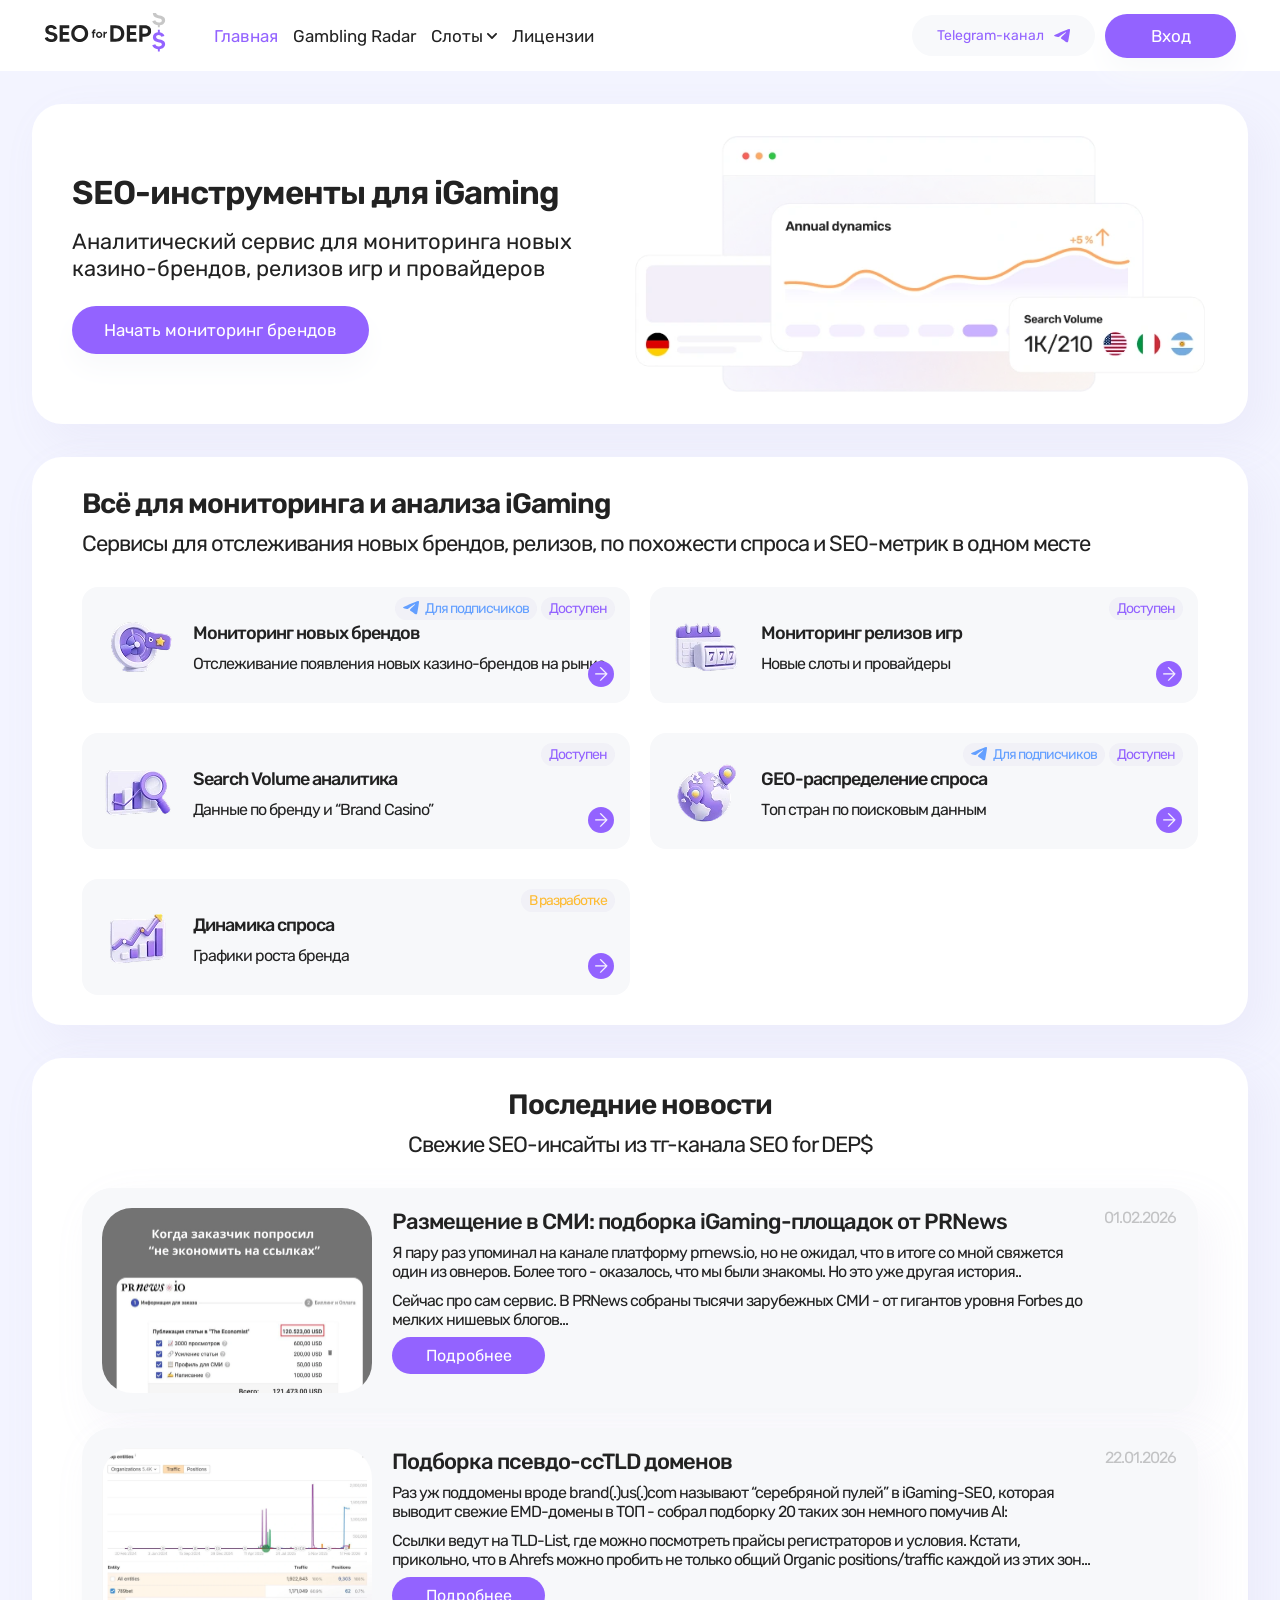
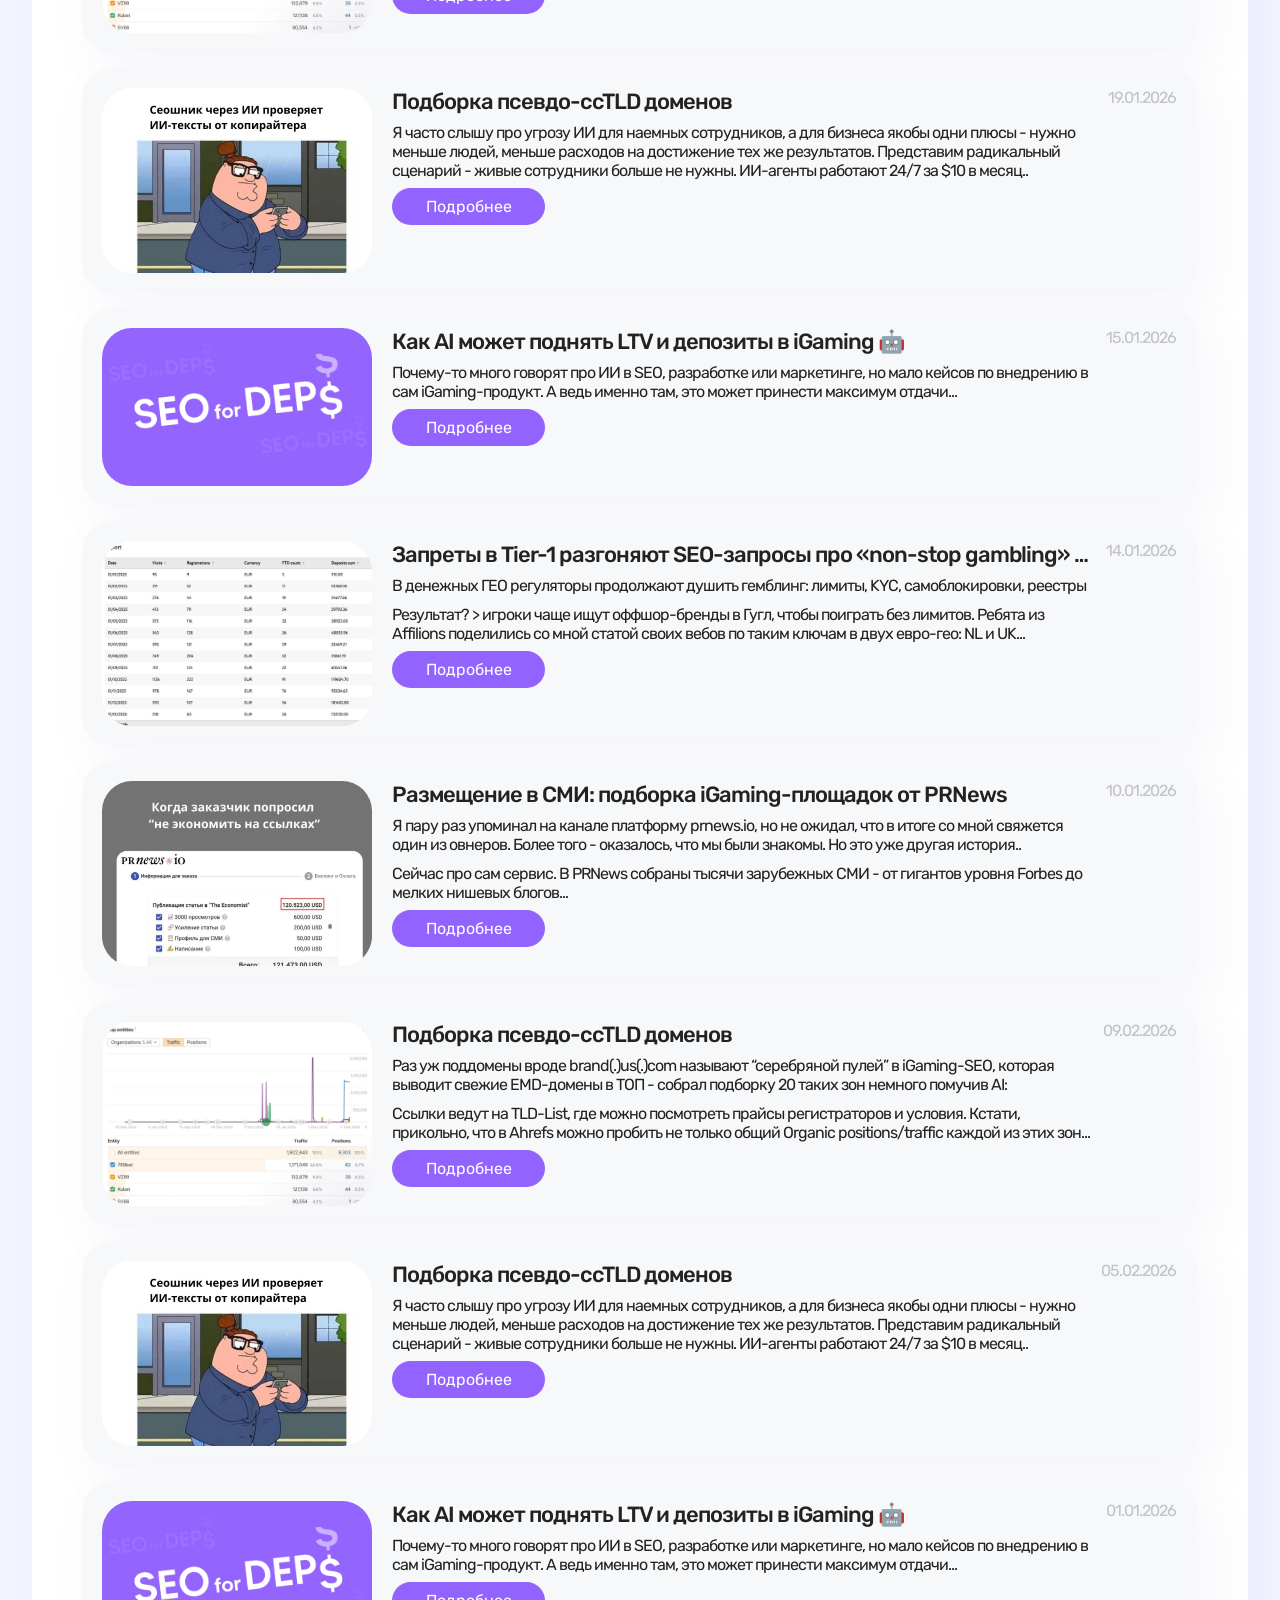
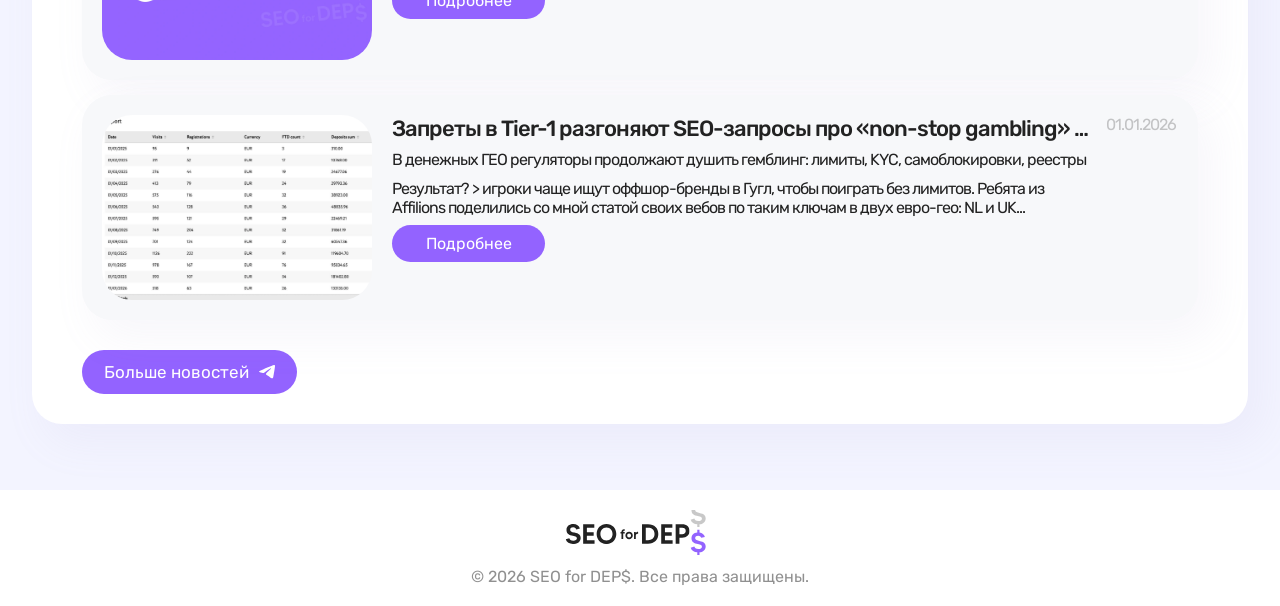
<file: index.html>
<!DOCTYPE html>
<html lang="ru">
<head>
    <meta charset="UTF-8" />
    <meta name="viewport" content="width=device-width, initial-scale=1.0" />
    <title>FragaBet – SEO for DEP$</title>
    <link rel="icon" href="img/favicon.svg" type="image/svg+xml">
    <link rel="stylesheet" href="styles/swiper-bundle.min.css" />
    <link rel="stylesheet" href="styles/main.css" />
    <link rel="stylesheet" href="styles/header.css" />
    <link rel="stylesheet" href="styles/footer.css" />
    <link rel="stylesheet" href="styles/brands.css" />
    <link rel="stylesheet" href="styles/faq.css" />
    <link rel="stylesheet" href="styles/profile.css" />
    <link rel="stylesheet" href="styles/profile-chart.css" />
    <link rel="stylesheet" href="styles/post.css" />
    <link rel="stylesheet" href="styles/catalog.css" />
    <link rel="stylesheet" href="styles/home.css" />
    <link rel="stylesheet" href="styles/user-profile.css" />
</head>
<body class="page">
    <header class="header">
        <div class="wrap container">
            <a href="index.html" class="logo">
                <img src="img/main-logo.svg" alt="logo">
            </a>
            <div class="headerRight">
                <nav class="nav">
                    <ul class="nav-list">
                        <li class="nav-item">
                            <a href="index.html" class="nav-link active">Главная</a>
                        </li>
                        <li class="nav-item">
                            <a href="profile-card.html" class="nav-link">Gambling Radar</a>
                        </li>
                        <li class="nav-item has-sub">
                            <a href="#" class="nav-link nav-toggle" data-nav-toggle="slots">
                                Слоты
                                <span class="nav-caret">
                                    <svg class="nav-arrow" width="10" height="6" viewBox="0 0 10 6" fill="none" xmlns="http://www.w3.org/2000/svg">
                                        <path d="M1.53244 0.261745L5.00447 3.73378L8.47651 0.261745C8.8255 -0.0872483 9.38926 -0.0872483 9.73825 0.261745C10.0872 0.610738 10.0872 1.1745 9.73825 1.52349L5.63087 5.63087C5.28188 5.97987 4.71812 5.97987 4.36913 5.63087L0.261745 1.52349C-0.0872483 1.1745 -0.0872483 0.610738 0.261745 0.261745C0.610738 -0.0782998 1.18345 -0.0872483 1.53244 0.261745Z" fill="#222222"/>
                                        </svg>
                                </span>
                            </a>
                            <ul class="nav-sub">
                                <li><a href="#" class="nav-sub-link">Новые релизы</a></li>
                                <li><a href="#" class="nav-sub-link">Каталог игр</a></li>
                                <li><a href="#" class="nav-sub-link">Провайдеры</a></li>
                                <li><a href="#" class="nav-sub-link">Тренды</a></li>
                                <li><a href="#" class="nav-sub-link">Источники мониторинга</a></li>
                            </ul>
                        </li>
                        <li class="nav-item">
                            <a href="#" class="nav-link">Лицензии</a>
                        </li>
                    </ul>
                </nav>
                <div class="actions">
                    <a href="https://t.me/seo_for_deps_bot" class="link" target="_blank" rel="noopener noreferrer">
                        <span>Telegram-канал</span>
                        <svg width="16" height="14" viewBox="0 0 16 14" fill="none" xmlns="http://www.w3.org/2000/svg">
                            <path fill-rule="evenodd" clip-rule="evenodd" d="M1.09957 5.70631C5.39309 3.83567 8.25615 2.60243 9.68863 2.00663C13.7788 0.305422 14.6287 0.00988276 15.1826 0.000102394C15.3045 -0.00202627 15.5769 0.0281781 15.7533 0.171374C16.0151 0.383781 16.0166 0.844838 15.9875 1.14999C15.7659 3.47886 14.8068 9.13036 14.3189 11.7387C14.1124 12.8424 13.7059 13.2125 13.3124 13.2487C12.4571 13.3274 11.8076 12.6835 10.9792 12.1405C9.68299 11.2907 8.95067 10.7618 7.6924 9.93264C6.23829 8.97439 7.18094 8.44775 8.00962 7.58702C8.22652 7.36178 11.9949 3.93411 12.0678 3.62315C12.077 3.58426 12.0854 3.43928 11.9993 3.36276C11.9132 3.28625 11.7861 3.31237 11.6944 3.33319C11.5644 3.36271 9.49359 4.73144 5.48203 7.43933C4.89423 7.84298 4.36184 8.03962 3.88484 8.02932C3.35895 8.01799 2.34743 7.732 1.59543 7.48755C0.673085 7.18775 -0.0599821 7.02919 0.00387797 6.52004C0.0371312 6.25476 0.402341 5.98356 1.09957 5.70631Z" fill="#9363FF"/>
                        </svg>
                    </a>
                    <button class="btn popupOpenBtn" type="button" aria-label="Вход">Вход</button>
                </div>
            </div>
            <button class="burgerBtn" type="button" aria-label="Открыть меню" title="Открыть меню">
                <img class="burger-ico" src="img/burger.svg" alt="burger">
                <img class="cross-ico" src="img/burger-cross.svg" alt="cross">
            </button>
        </div>
    </header>

    <main class="main">
        <div class="container">
            <section class="mainBanner">
                <div class="wrap card">
                    <div class="bannerContent">
                        <h1 class="bannerTitle">SEO-инструменты для iGaming</h1>
                        <p class="bannerDesc">Аналитический сервис для мониторинга новых казино-брендов, релизов игр и провайдеров</p>
                        <a href="#" class="btn mainBannerCta primary">Начать мониторинг брендов</a>
                    </div>
                    <div class="bannerVisual">
                        <img src="img/banner-img.webp" alt="">
                    </div>
                </div>
            </section>

            <section class="monitoringWrap">
                <div class="wrap card">
                    <div class="contentHeader">
                        <h2 class="contentTitle">Всё для мониторинга и анализа iGaming</h2>
                        <p class="contentSubtitle">Сервисы для отслеживания новых брендов, релизов, по похожести спроса и SEO-метрик в одном месте</p>
                    </div>
                    <div class="monitoringGrid">
                        <article class="monitoringCard">
                            <div class="innerWrap">
                                <img src="img/icon-igaming-1.webp" alt="">
                                <div class="monitorContent">
                                    <h3 class="cardTitle">Мониторинг новых брендов</h3>
                                    <p class="cardText">Отслеживание появления новых казино-брендов на рынке</p>
                                </div>
                            </div>
                            <div class="statusWrap">
                                <div class="statusBlock blue">
                                    <svg width="16" height="14" viewBox="0 0 16 14" fill="none" xmlns="http://www.w3.org/2000/svg">
                                        <path fill-rule="evenodd" clip-rule="evenodd" d="M1.09957 5.70631C5.39309 3.83567 8.25615 2.60243 9.68863 2.00663C13.7788 0.305422 14.6287 0.00988276 15.1826 0.000102394C15.3045 -0.00202627 15.5769 0.0281781 15.7533 0.171374C16.0151 0.383781 16.0166 0.844838 15.9875 1.14999C15.7659 3.47886 14.8068 9.13036 14.3189 11.7387C14.1124 12.8424 13.7059 13.2125 13.3124 13.2487C12.4571 13.3274 11.8076 12.6835 10.9792 12.1405C9.68299 11.2907 8.95067 10.7618 7.6924 9.93264C6.23829 8.97439 7.18094 8.44775 8.00962 7.58702C8.22652 7.36178 11.9949 3.93411 12.0678 3.62315C12.077 3.58426 12.0854 3.43928 11.9993 3.36276C11.9132 3.28625 11.7861 3.31237 11.6944 3.33319C11.5644 3.36271 9.49359 4.73144 5.48203 7.43933C4.89423 7.84298 4.36184 8.03962 3.88484 8.02932C3.35895 8.01799 2.34743 7.732 1.59543 7.48755C0.673085 7.18775 -0.0599821 7.02919 0.00387797 6.52004C0.0371312 6.25476 0.402341 5.98356 1.09957 5.70631Z" fill="#9363FF"/>
                                    </svg>
                                    <span>Для подписчиков</span>
                                </div>
                                <div class="statusBlock purple"><span>Доступен</span></div>
                            </div>
                            <button class="popupBtn popupOpenBtn">
                                <img src="img/icon-arrow-popup.svg" alt="arrow popup">
                            </button>
                        </article>
                        <article class="monitoringCard">
                            <div class="innerWrap">
                                <img src="img/icon-igaming-2.webp" alt="">
                                <div class="monitorContent">
                                    <h3 class="cardTitle">Мониторинг релизов игр</h3>
                                    <p class="cardText">Новые слоты и провайдеры</p>
                                </div>
                            </div>
                            <div class="statusWrap">
                                <div class="statusBlock purple"><span>Доступен</span></div>
                            </div>
                            <button class="popupBtn popupOpenBtn">
                                <img src="img/icon-arrow-popup.svg" alt="arrow popup">
                            </button>
                        </article>
                        <article class="monitoringCard">
                            <div class="innerWrap">
                                <img src="img/icon-igaming-3.webp" alt="">
                                <div class="monitorContent">
                                    <h3 class="cardTitle">Search Volume аналитика</h3>
                                    <p class="cardText">Данные по бренду и “Brand Casino”</p>
                                </div>
                            </div>
                            <div class="statusWrap">
                                <div class="statusBlock purple"><span>Доступен</span></div>
                            </div>
                            <button class="popupBtn popupOpenBtn">
                                <img src="img/icon-arrow-popup.svg" alt="arrow popup">
                            </button>
                        </article>
                        <article class="monitoringCard">
                            <div class="innerWrap">
                                <img src="img/icon-igaming-4.webp" alt="">
                                <div class="monitorContent">
                                    <h3 class="cardTitle">GEO-распределение спроса</h3>
                                    <p class="cardText">Топ стран по поисковым данным</p>
                                </div>
                            </div>
                            <div class="statusWrap">
                                <div class="statusBlock blue">
                                    <svg width="16" height="14" viewBox="0 0 16 14" fill="none" xmlns="http://www.w3.org/2000/svg">
                                        <path fill-rule="evenodd" clip-rule="evenodd" d="M1.09957 5.70631C5.39309 3.83567 8.25615 2.60243 9.68863 2.00663C13.7788 0.305422 14.6287 0.00988276 15.1826 0.000102394C15.3045 -0.00202627 15.5769 0.0281781 15.7533 0.171374C16.0151 0.383781 16.0166 0.844838 15.9875 1.14999C15.7659 3.47886 14.8068 9.13036 14.3189 11.7387C14.1124 12.8424 13.7059 13.2125 13.3124 13.2487C12.4571 13.3274 11.8076 12.6835 10.9792 12.1405C9.68299 11.2907 8.95067 10.7618 7.6924 9.93264C6.23829 8.97439 7.18094 8.44775 8.00962 7.58702C8.22652 7.36178 11.9949 3.93411 12.0678 3.62315C12.077 3.58426 12.0854 3.43928 11.9993 3.36276C11.9132 3.28625 11.7861 3.31237 11.6944 3.33319C11.5644 3.36271 9.49359 4.73144 5.48203 7.43933C4.89423 7.84298 4.36184 8.03962 3.88484 8.02932C3.35895 8.01799 2.34743 7.732 1.59543 7.48755C0.673085 7.18775 -0.0599821 7.02919 0.00387797 6.52004C0.0371312 6.25476 0.402341 5.98356 1.09957 5.70631Z" fill="#9363FF"/>
                                    </svg>
                                    <span>Для подписчиков</span>
                                </div>
                                <div class="statusBlock purple"><span>Доступен</span></div>
                            </div>
                            <button class="popupBtn popupOpenBtn">
                                <img src="img/icon-arrow-popup.svg" alt="arrow popup">
                            </button>
                        </article>
                        <article class="monitoringCard">
                            <div class="innerWrap">
                                <img src="img/icon-igaming-5.webp" alt="">
                                <div class="monitorContent">
                                    <h3 class="cardTitle">Динамика спроса</h3>
                                    <p class="cardText">Графики роста бренда</p>
                                </div>
                            </div>
                            <div class="statusWrap">
                                <div class="statusBlock orange"><span>В разработке</span></div>
                            </div>
                            <button class="popupBtn popupOpenBtn">
                                <img src="img/icon-arrow-popup.svg" alt="arrow popup">
                            </button>
                        </article>
                    </div>
                </div>
            </section>

            <section class="newsWrap">
                <div class="wrap card">
                    <div class="contentHeader">
                        <h2 class="contentTitle">Последние новости</h2>
                        <p class="contentSubtitle">Свежие SEO-инсайты из тг-канала SEO for DEP$</p>
                    </div>
                    <ul class="newsList">
                        <li class="newsItem">
                            <div class="newsItemThumb">
                                <img src="img/post-img.webp" alt="">
                                <div class="newsDate">01.02.2026</div>
                            </div>
                            <div class="newsBody">
                                <h3 class="newsItemTitle">Размещение в СМИ: подборка iGaming-площадок от PRNews</h3>
                                <div class="newsText">
                                    <p>Я пару раз упоминал на канале платформу prnews.io, но не ожидал, что в итоге со мной свяжется один из овнеров. Более того - оказалось, что мы были знакомы. Но это уже другая история..</p>
                                    <p>Сейчас про сам сервис. В PRNews собраны тысячи зарубежных СМИ - от гигантов уровня Forbes до мелких нишевых блогов...</p>
                                </div>
                                <a href="#" class="newsItemLink">Подробнее</a>
                            </div>
                        </li>
                        <li class="newsItem">
                            <div class="newsItemThumb">
                                <img src="img/post-img-2.webp" alt="">
                                <div class="newsDate">22.01.2026</div>
                            </div>
                            <div class="newsBody">
                                <h3 class="newsItemTitle">Подборка псевдо-ccTLD доменов</h3>
                                <div class="newsText">
                                    <p>Раз уж поддомены вроде brand(.)us(.)com называют “серебряной пулей” в iGaming-SEO, которая выводит свежие EMD-домены в ТОП - собрал подборку 20 таких зон немного помучив AI:</p>
                                    <p>Ссылки ведут на TLD-List, где можно посмотреть прайсы регистраторов и условия. Кстати, прикольно, что в Ahrefs можно пробить не только общий Organic positions/traffic каждой из этих зон...</p>
                                </div>
                                <a href="#" class="newsItemLink">Подробнее</a>
                            </div>
                        </li>
                        <li class="newsItem">
                            <div class="newsItemThumb">
                                <img src="img/post-img-3.webp" alt="">
                                <div class="newsDate">19.01.2026</div>
                            </div>
                            <div class="newsBody">
                                <h3 class="newsItemTitle">Подборка псевдо-ccTLD доменов</h3>
                                <div class="newsText">
                                    <p>Я часто слышу про угрозу ИИ для наемных сотрудников, а для бизнеса якобы одни плюсы - нужно меньше людей, меньше расходов на достижение тех же результатов. Представим радикальный сценарий - живые сотрудники больше не нужны. ИИ-агенты работают 24/7 за $10 в месяц..</p>
                                </div>
                                <a href="#" class="newsItemLink">Подробнее</a>
                            </div>
                        </li>
                        <li class="newsItem">
                            <div class="newsItemThumb">
                                <img src="img/post-img-4.webp" alt="">
                                <div class="newsDate">15.01.2026</div>
                            </div>
                            <div class="newsBody">
                                <h3 class="newsItemTitle">Как AI может поднять LTV и депозиты в iGaming 🤖</h3>
                                <div class="newsText">
                                    <p>Почему-то много говорят про ИИ в SEO, разработке или маркетинге, но мало кейсов по внедрению в сам iGaming-продукт. А ведь именно там, это может принести максимум отдачи...</p>
                                </div>
                                <a href="#" class="newsItemLink">Подробнее</a>
                            </div>
                        </li>
                        <li class="newsItem">
                            <div class="newsItemThumb">
                                <img src="img/post-img-5.webp" alt="">
                                <div class="newsDate">14.01.2026</div>
                            </div>
                            <div class="newsBody">
                                <h3 class="newsItemTitle">Запреты в Tier-1 разгоняют SEO-запросы про «non-stop gambling» и на этом можно заработать</h3>
                                <div class="newsText">
                                    <p>В денежных ГЕО регуляторы продолжают душить гемблинг: лимиты, KYC, самоблокировки, реестры</p>
                                    <p>Результат? > игроки чаще ищут оффшор-бренды в Гугл, чтобы поиграть без лимитов. Ребята из Affilions поделились со мной статой своих вебов по таким ключам в двух евро-гео: NL и UK...</p>
                                </div>
                                <a href="#" class="newsItemLink">Подробнее</a>
                            </div>
                        </li>
                        <li class="newsItem">
                            <div class="newsItemThumb">
                                <img src="img/post-img.webp" alt="">
                                <div class="newsDate">10.01.2026</div>
                            </div>
                            <div class="newsBody">
                                <h3 class="newsItemTitle">Размещение в СМИ: подборка iGaming-площадок от PRNews</h3>
                                <div class="newsText">
                                    <p>Я пару раз упоминал на канале платформу prnews.io, но не ожидал, что в итоге со мной свяжется один из овнеров. Более того - оказалось, что мы были знакомы. Но это уже другая история..</p>
                                    <p>Сейчас про сам сервис. В PRNews собраны тысячи зарубежных СМИ - от гигантов уровня Forbes до мелких нишевых блогов...</p>
                                </div>
                                <a href="#" class="newsItemLink">Подробнее</a>
                            </div>
                        </li>
                        <li class="newsItem">
                            <div class="newsItemThumb">
                                <img src="img/post-img-2.webp" alt="">
                                <div class="newsDate">09.02.2026</div>
                            </div>
                            <div class="newsBody">
                                <h3 class="newsItemTitle">Подборка псевдо-ccTLD доменов</h3>
                                <div class="newsText">
                                    <p>Раз уж поддомены вроде brand(.)us(.)com называют “серебряной пулей” в iGaming-SEO, которая выводит свежие EMD-домены в ТОП - собрал подборку 20 таких зон немного помучив AI:</p>
                                    <p>Ссылки ведут на TLD-List, где можно посмотреть прайсы регистраторов и условия. Кстати, прикольно, что в Ahrefs можно пробить не только общий Organic positions/traffic каждой из этих зон...</p>
                                </div>
                                <a href="#" class="newsItemLink">Подробнее</a>
                            </div>
                        </li>
                        <li class="newsItem">
                            <div class="newsItemThumb">
                                <img src="img/post-img-3.webp" alt="">
                                <div class="newsDate">05.02.2026</div>
                            </div>
                            <div class="newsBody">
                                <h3 class="newsItemTitle">Подборка псевдо-ccTLD доменов</h3>
                                <div class="newsText">
                                    <p>Я часто слышу про угрозу ИИ для наемных сотрудников, а для бизнеса якобы одни плюсы - нужно меньше людей, меньше расходов на достижение тех же результатов. Представим радикальный сценарий - живые сотрудники больше не нужны. ИИ-агенты работают 24/7 за $10 в месяц..</p>
                                </div>
                                <a href="#" class="newsItemLink">Подробнее</a>
                            </div>
                        </li>
                        <li class="newsItem">
                            <div class="newsItemThumb">
                                <img src="img/post-img-4.webp" alt="">
                                <div class="newsDate">01.01.2026</div>
                            </div>
                            <div class="newsBody">
                                <h3 class="newsItemTitle">Как AI может поднять LTV и депозиты в iGaming 🤖</h3>
                                <div class="newsText">
                                    <p>Почему-то много говорят про ИИ в SEO, разработке или маркетинге, но мало кейсов по внедрению в сам iGaming-продукт. А ведь именно там, это может принести максимум отдачи...</p>
                                </div>
                                <a href="#" class="newsItemLink">Подробнее</a>
                            </div>
                        </li>
                        <li class="newsItem">
                            <div class="newsItemThumb">
                                <img src="img/post-img-5.webp" alt="">
                                <div class="newsDate">01.01.2026</div>
                            </div>
                            <div class="newsBody">
                                <h3 class="newsItemTitle">Запреты в Tier-1 разгоняют SEO-запросы про «non-stop gambling» и на этом можно заработать</h3>
                                <div class="newsText">
                                    <p>В денежных ГЕО регуляторы продолжают душить гемблинг: лимиты, KYC, самоблокировки, реестры</p>
                                    <p>Результат? > игроки чаще ищут оффшор-бренды в Гугл, чтобы поиграть без лимитов. Ребята из Affilions поделились со мной статой своих вебов по таким ключам в двух евро-гео: NL и UK...</p>
                                </div>
                                <a href="#" class="newsItemLink">Подробнее</a>
                            </div>
                        </li>
                    </ul>
                    <a href="#" class="newsAllBtn">
                        <span>Больше новостей</span>
                        <svg width="16" height="14" viewBox="0 0 16 14" fill="none" xmlns="http://www.w3.org/2000/svg">
                            <path fill-rule="evenodd" clip-rule="evenodd" d="M1.09957 5.70631C5.39309 3.83567 8.25615 2.60243 9.68863 2.00663C13.7788 0.305422 14.6287 0.00988276 15.1826 0.000102394C15.3045 -0.00202627 15.5769 0.0281781 15.7533 0.171374C16.0151 0.383781 16.0166 0.844838 15.9875 1.14999C15.7659 3.47886 14.8068 9.13036 14.3189 11.7387C14.1124 12.8424 13.7059 13.2125 13.3124 13.2487C12.4571 13.3274 11.8076 12.6835 10.9792 12.1405C9.68299 11.2907 8.95067 10.7618 7.6924 9.93264C6.23829 8.97439 7.18094 8.44775 8.00962 7.58702C8.22652 7.36178 11.9949 3.93411 12.0678 3.62315C12.077 3.58426 12.0854 3.43928 11.9993 3.36276C11.9132 3.28625 11.7861 3.31237 11.6944 3.33319C11.5644 3.36271 9.49359 4.73144 5.48203 7.43933C4.89423 7.84298 4.36184 8.03962 3.88484 8.02932C3.35895 8.01799 2.34743 7.732 1.59543 7.48755C0.673085 7.18775 -0.0599821 7.02919 0.00387797 6.52004C0.0371312 6.25476 0.402341 5.98356 1.09957 5.70631Z" fill="#9363FF"/>
                        </svg>
                    </a>
                </div>
            </section>
        </div>
    </main>

    <footer class="footer">
        <div class="wrap container">
            <div class="logo">
                <img src="img/main-logo.svg" alt="logo">
            </div>
            <p class="copy">© 2026 SEO for DEP$. Все права защищены.</p>
        </div>
    </footer>

    <div class="popupOverlay" id="loginPopup" aria-hidden="true">
        <div class="popupModal" role="dialog" aria-modal="true" aria-labelledby="loginPopupTitle">
            <button class="popupCloseBtn" type="button" aria-label="Закрыть" data-popup-close>
                <img src="img/icon-close-popup.svg" alt="close">
            </button>
            <h3 class="popupTitle" id="loginPopupTitle">Войти</h3>
            <p class="popupText">После нажатия кнопки вы перейдете в диалог с нашим ботом <span class="popupAccent">@seo_for_deps_bot</span></p>
            <p class="popupText">В диалоге с ботом нажмите кнопку <span class="popupAccent">START</span></p>
            <a class="btn primary popupActionBtn" href="https://t.me/seo_for_deps_bot" target="_blank" rel="noopener noreferrer">
                Войти через Telegram-бота
            </a>
        </div>
    </div>

    <script src="scripts/main.js"></script>
    <script src="scripts/swiper-bundle.min.js"></script>
</body>
</html>
</file>
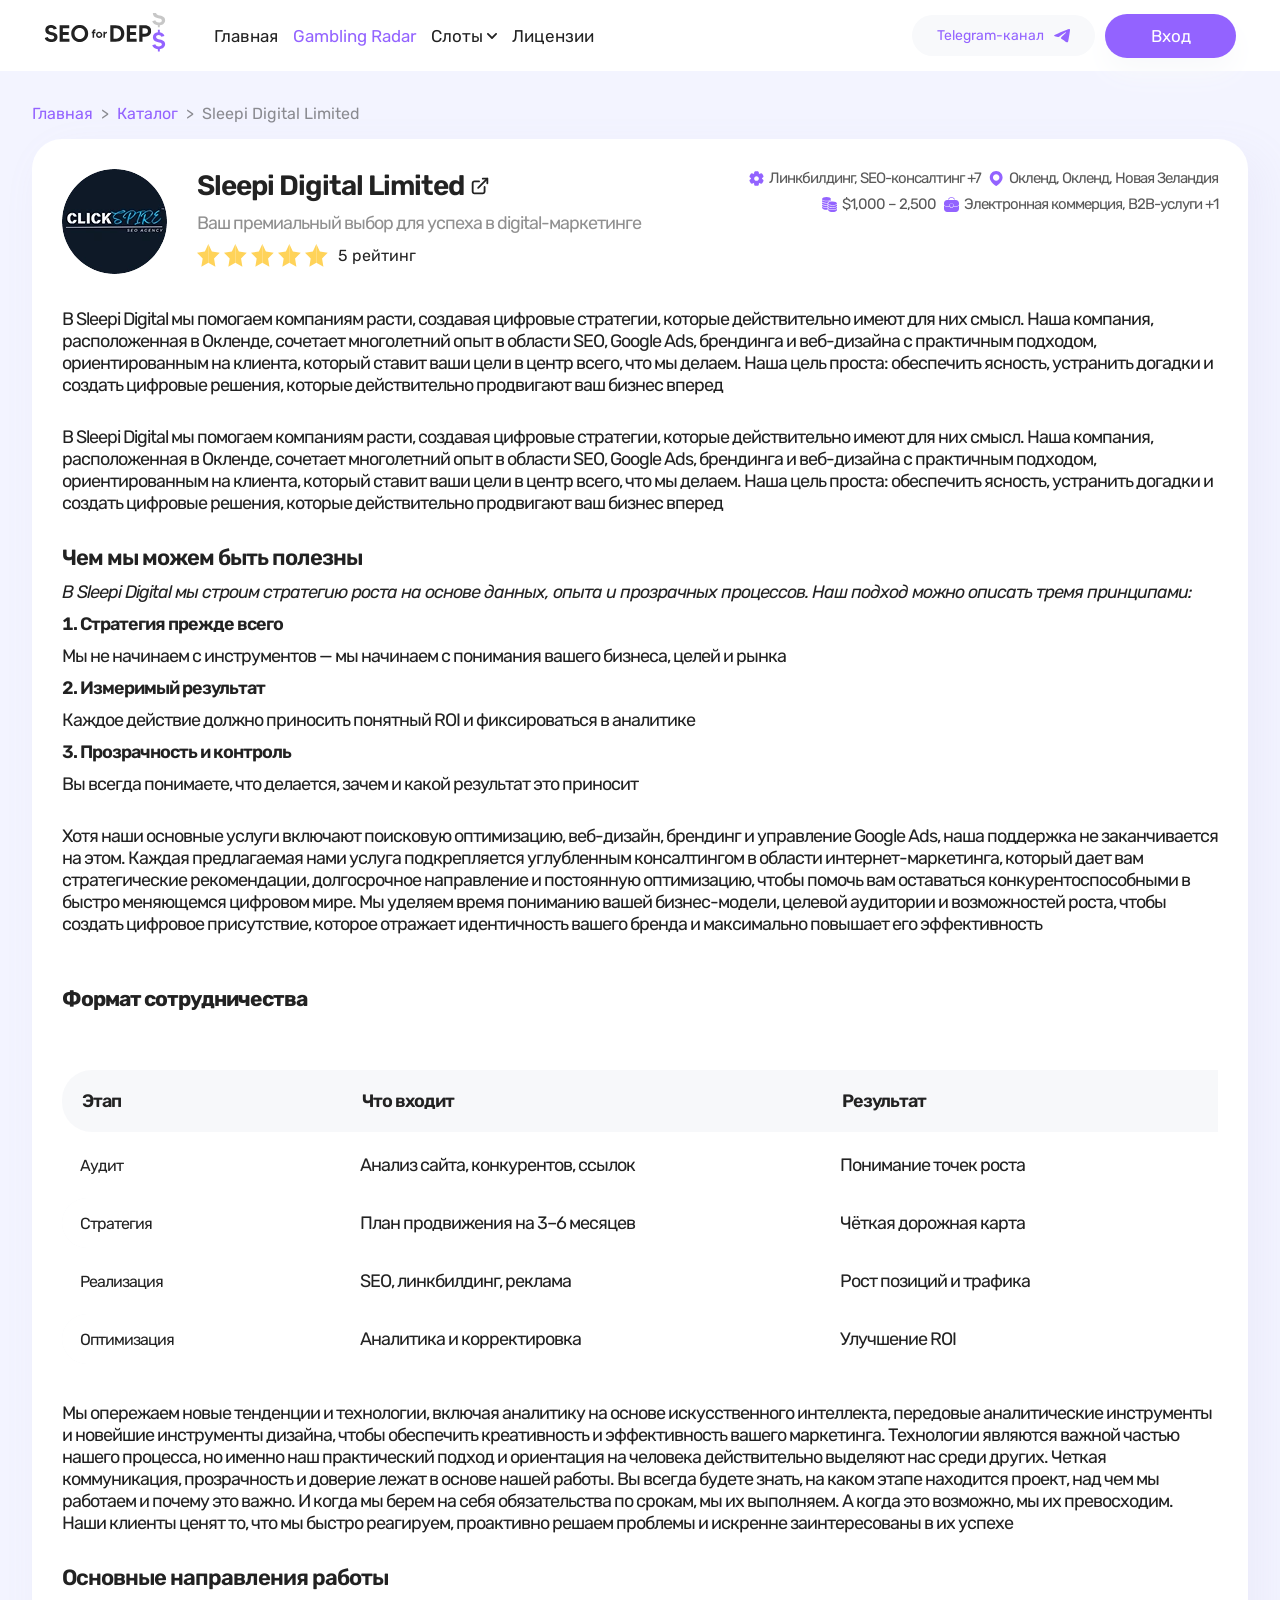
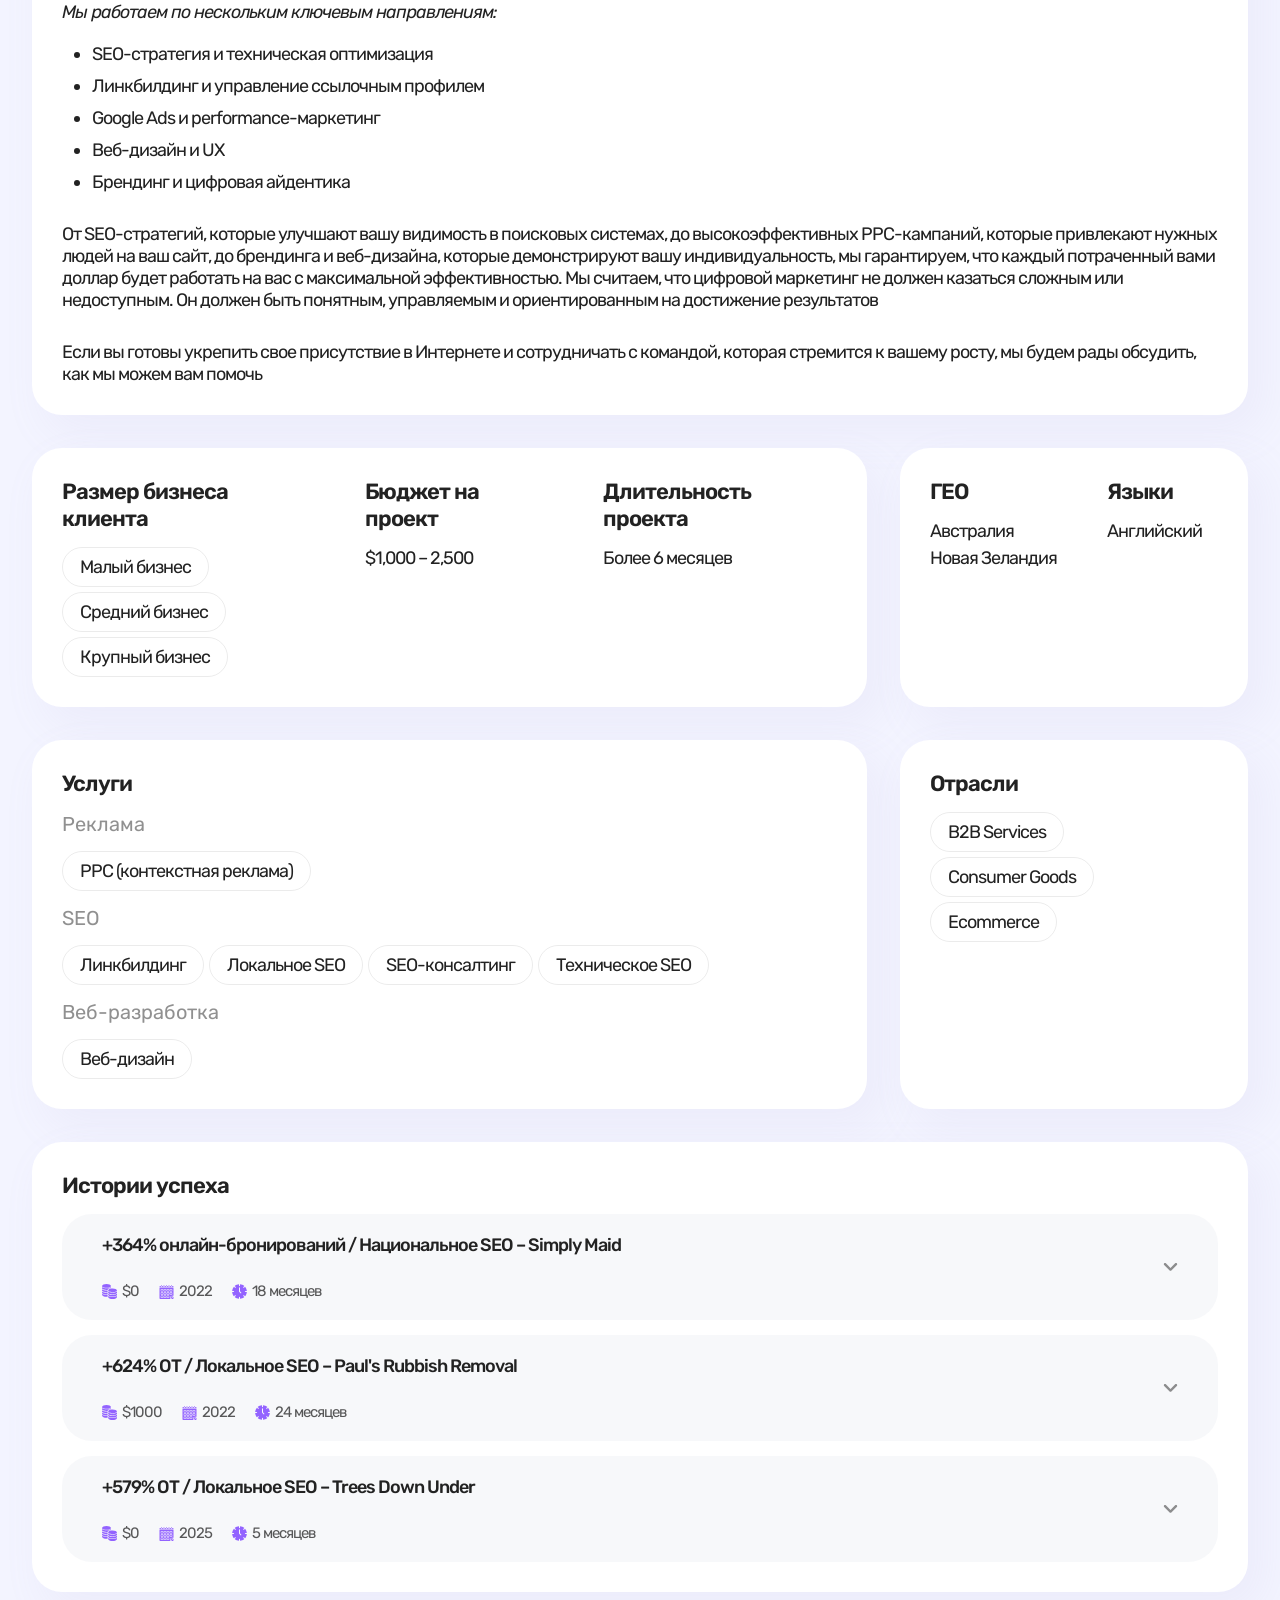
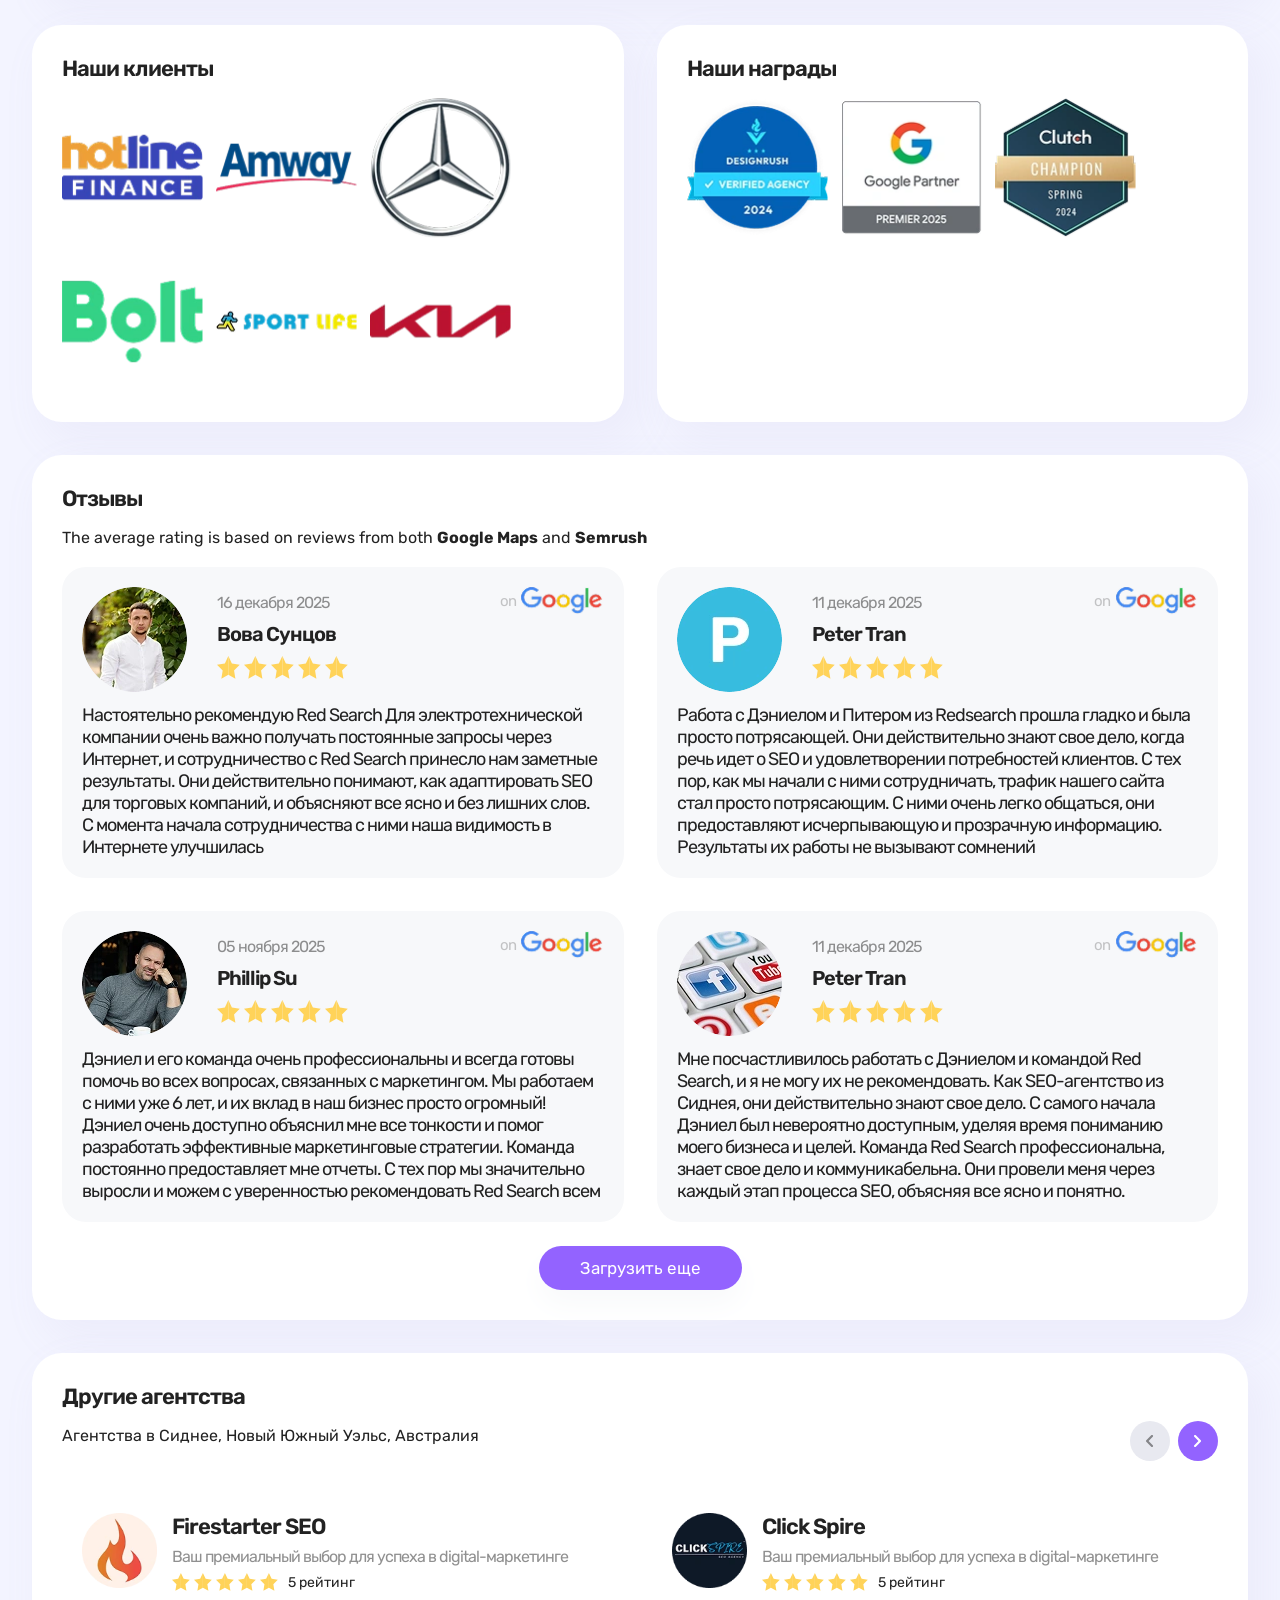
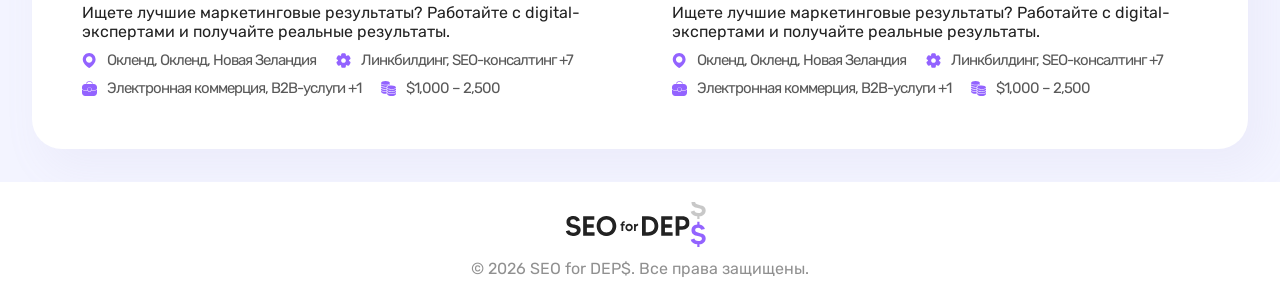
<file: catalog-article-old.html>
<!DOCTYPE html>
<html lang="ru">
<head>
    <meta charset="UTF-8" />
    <meta name="viewport" content="width=device-width, initial-scale=1.0" />
    <title>FragaBet – SEO for DEP$</title>
    <link rel="icon" href="img/favicon.svg" type="image/svg+xml">
    <link rel="stylesheet" href="styles/swiper-bundle.min.css" />
    <link rel="stylesheet" href="styles/main.css" />
    <link rel="stylesheet" href="styles/header.css" />
    <link rel="stylesheet" href="styles/footer.css" />
    <link rel="stylesheet" href="styles/brands.css" />
    <link rel="stylesheet" href="styles/faq.css" />
    <link rel="stylesheet" href="styles/profile.css" />
    <link rel="stylesheet" href="styles/profile-chart.css" />
    <link rel="stylesheet" href="styles/post.css" />
    <link rel="stylesheet" href="styles/catalog.css" />
    <link rel="stylesheet" href="styles/home.css" />
    <link rel="stylesheet" href="styles/user-profile.css" />
</head>
<body class="page">
    <header class="header">
        <div class="wrap container">
            <a href="index.html" class="logo">
                <img src="img/main-logo.svg" alt="logo">
            </a>
            <div class="headerRight">
                <nav class="nav">
                    <ul class="nav-list">
                        <li class="nav-item">
                            <a href="index.html" class="nav-link">Главная</a>
                        </li>
                        <li class="nav-item">
                            <a href="profile-card.html" class="nav-link active">Gambling Radar</a>
                        </li>
                        <li class="nav-item has-sub">
                            <a href="#" class="nav-link nav-toggle" data-nav-toggle="slots">
                                Слоты
                                <span class="nav-caret">
                                    <svg class="nav-arrow" width="10" height="6" viewBox="0 0 10 6" fill="none" xmlns="http://www.w3.org/2000/svg">
                                        <path d="M1.53244 0.261745L5.00447 3.73378L8.47651 0.261745C8.8255 -0.0872483 9.38926 -0.0872483 9.73825 0.261745C10.0872 0.610738 10.0872 1.1745 9.73825 1.52349L5.63087 5.63087C5.28188 5.97987 4.71812 5.97987 4.36913 5.63087L0.261745 1.52349C-0.0872483 1.1745 -0.0872483 0.610738 0.261745 0.261745C0.610738 -0.0782998 1.18345 -0.0872483 1.53244 0.261745Z" fill="#222222"/>
                                        </svg>
                                </span>
                            </a>
                            <ul class="nav-sub">
                                <li><a href="#" class="nav-sub-link">Новые релизы</a></li>
                                <li><a href="#" class="nav-sub-link">Каталог игр</a></li>
                                <li><a href="#" class="nav-sub-link">Провайдеры</a></li>
                                <li><a href="#" class="nav-sub-link">Тренды</a></li>
                                <li><a href="#" class="nav-sub-link">Источники мониторинга</a></li>
                            </ul>
                        </li>
                        <li class="nav-item">
                            <a href="#" class="nav-link">Лицензии</a>
                        </li>
                    </ul>
                </nav>
                <div class="actions">
                    <a href="https://t.me/seo_for_deps_bot" class="link" target="_blank" rel="noopener noreferrer">
                        <span>Telegram-канал</span>
                        <svg width="16" height="14" viewBox="0 0 16 14" fill="none" xmlns="http://www.w3.org/2000/svg">
                            <path fill-rule="evenodd" clip-rule="evenodd" d="M1.09957 5.70631C5.39309 3.83567 8.25615 2.60243 9.68863 2.00663C13.7788 0.305422 14.6287 0.00988276 15.1826 0.000102394C15.3045 -0.00202627 15.5769 0.0281781 15.7533 0.171374C16.0151 0.383781 16.0166 0.844838 15.9875 1.14999C15.7659 3.47886 14.8068 9.13036 14.3189 11.7387C14.1124 12.8424 13.7059 13.2125 13.3124 13.2487C12.4571 13.3274 11.8076 12.6835 10.9792 12.1405C9.68299 11.2907 8.95067 10.7618 7.6924 9.93264C6.23829 8.97439 7.18094 8.44775 8.00962 7.58702C8.22652 7.36178 11.9949 3.93411 12.0678 3.62315C12.077 3.58426 12.0854 3.43928 11.9993 3.36276C11.9132 3.28625 11.7861 3.31237 11.6944 3.33319C11.5644 3.36271 9.49359 4.73144 5.48203 7.43933C4.89423 7.84298 4.36184 8.03962 3.88484 8.02932C3.35895 8.01799 2.34743 7.732 1.59543 7.48755C0.673085 7.18775 -0.0599821 7.02919 0.00387797 6.52004C0.0371312 6.25476 0.402341 5.98356 1.09957 5.70631Z" fill="#9363FF"/>
                        </svg>
                    </a>
                    <button class="btn popupOpenBtn" type="button" aria-label="Вход">Вход</button>
                </div>
            </div>
            <button class="burgerBtn" type="button" aria-label="Открыть меню" title="Открыть меню">
                <img class="burger-ico" src="img/burger.svg" alt="burger">
                <img class="cross-ico" src="img/burger-cross.svg" alt="cross">
            </button>
        </div>
    </header>

    <main class="main">
        <div class="container">
            <nav class="breadcrumbs" aria-label="Хлебные крошки">
                <a href="index.html">Главная</a>
                <span class="sep">&gt;</span>
                <a href="#">Каталог</a>
                <span class="sep">&gt;</span>
                <span class="current">Sleepi Digital Limited</span>
            </nav>

            <section class="articleSection">
                <div class="articleBlock card">
                    <div class="companySection">
                        <div class="companyRow">
                            <div class="companyLogo">
                                <img src="img/catalog-logo-3.webp" alt="Click Spire">
                            </div>
                            <div class="companyInfo">
                                <h3 class="companyName">
                                    <a href="#">
                                        <span>Sleepi Digital Limited</span>
                                        <img src="img/icon-external-link.svg" alt="link">
                                    </a>
                                </h3>
                                <p class="slogan">Ваш премиальный выбор для успеха в digital-маркетинге</p>
                                <div class="ratingRow">
                                    <div class="starsWrap">
                                        <img src="img/icon-star.svg" alt="">
                                        <img src="img/icon-star.svg" alt="">
                                        <img src="img/icon-star.svg" alt="">
                                        <img src="img/icon-star.svg" alt="">
                                        <img src="img/icon-star.svg" alt="">
                                    </div>
                                    <span class="ratingText">5 рейтинг</span>
                                </div>
                            </div>
                        </div>
                        <div class="companyMeta">
                            <ul class="metaList">
                                <li class="metaItem">
                                    <img class="metaIco" src="img/icon-place.svg" alt="">
                                    <span>Окленд, Окленд, Новая Зеландия</span>
                                </li>
                                <li class="metaItem">
                                    <img class="metaIco" src="img/icon-settings.svg" alt="">
                                    <span>Линкбилдинг, SEO-консалтинг +7</span>
                                </li>
                                <li class="metaItem">
                                    <img class="metaIco" src="img/icon-bag.svg" alt="">
                                    <span>Электронная коммерция, B2B-услуги +1</span>
                                </li>
                                <li class="metaItem">
                                    <img class="metaIco" src="img/icon-money.svg" alt="">
                                    <span>$1,000 – 2,500</span>
                                </li>
                            </ul>
                        </div>
                    </div>
                    <div class="companyDesc">
                        <p>
                            В Sleepi Digital мы помогаем компаниям расти, создавая цифровые стратегии, которые действительно имеют для них смысл. Наша компания, расположенная в Окленде, сочетает многолетний опыт в области SEO, Google Ads, брендинга и веб-дизайна с практичным подходом, ориентированным на клиента, который ставит ваши цели в центр всего, что мы делаем. Наша цель проста: обеспечить ясность, устранить догадки
и создать цифровые решения, которые действительно продвигают ваш бизнес вперед
                        </p>
                        <p>
                            В Sleepi Digital мы помогаем компаниям расти, создавая цифровые стратегии, которые действительно имеют для них смысл. Наша компания, расположенная в Окленде, сочетает многолетний опыт в области SEO, Google Ads, брендинга и веб-дизайна с практичным подходом, ориентированным на клиента, который ставит ваши цели в центр всего, что мы делаем. Наша цель проста: обеспечить ясность, устранить догадки
и создать цифровые решения, которые действительно продвигают ваш бизнес вперед
                        </p>
                        <div class="listBlock">
                            <div class="listTitle">
                                Чем мы можем быть полезны
                            </div>
                            <div class="listSlogan">
                                В Sleepi Digital мы строим стратегию роста на основе данных, опыта и прозрачных процессов. Наш подход можно описать тремя принципами:
                            </div>
                            <ol>
                                <li>
                                    <strong>Стратегия прежде всего</strong>
                                    <p>
                                        Мы не начинаем с инструментов — мы начинаем с понимания вашего бизнеса, целей и рынка
                                    </p>
                                </li>
                                <li>
                                    <strong>Измеримый результат</strong>
                                    <p>
                                        Каждое действие должно приносить понятный ROI и фиксироваться в аналитике
                                    </p>
                                </li>
                                <li>
                                    <strong>Прозрачность и контроль</strong>
                                    <p>
                                        Вы всегда понимаете, что делается, зачем и какой результат это приносит
                                    </p>
                                </li>
                            </ol>
                        </div>
                        <p>
                            Хотя наши основные услуги включают поисковую оптимизацию, веб-дизайн, брендинг и управление Google Ads, наша поддержка не заканчивается на этом. Каждая предлагаемая нами услуга подкрепляется углубленным консалтингом в области интернет-маркетинга, который дает вам стратегические рекомендации, долгосрочное направление и постоянную оптимизацию, чтобы помочь вам оставаться конкурентоспособными в быстро меняющемся цифровом мире. Мы уделяем время пониманию вашей бизнес-модели, целевой аудитории и возможностей роста, чтобы создать цифровое присутствие, которое отражает идентичность вашего бренда и максимально повышает его эффективность
                        </p>
                        <h3>Формат сотрудничества</h3>
                        <div class="coopTable">
                            <table>
                                <thead>
                                    <tr>
                                        <th>Этап</th>
                                        <th>Что входит</th>
                                        <th>Результат</th>
                                    </tr>
                                </thead>
                                <tbody>
                                    <tr>
                                        <td>Аудит</td>
                                        <td>Анализ сайта, конкурентов, ссылок</td>
                                        <td>Понимание точек роста</td>
                                    </tr>
                                    <tr>
                                        <td>Стратегия</td>
                                        <td>План продвижения на 3–6 месяцев</td>
                                        <td>Чёткая дорожная карта</td>
                                    </tr>
                                    <tr>
                                        <td>Реализация</td>
                                        <td>SEO, линкбилдинг, реклама</td>
                                        <td>Рост позиций и трафика</td>
                                    </tr>
                                    <tr>
                                        <td>Оптимизация</td>
                                        <td>Аналитика и корректировка</td>
                                        <td>Улучшение ROI</td>
                                    </tr>
                                </tbody>
                            </table>
                        </div>
                        <p>
                            Мы опережаем новые тенденции и технологии, включая аналитику на основе искусственного интеллекта, передовые аналитические инструменты и новейшие инструменты дизайна, чтобы обеспечить креативность и эффективность вашего маркетинга. Технологии являются важной частью нашего процесса, но именно наш практический подход и ориентация на человека действительно выделяют нас среди других. Четкая коммуникация, прозрачность и доверие лежат в основе нашей работы. Вы всегда будете знать, на каком этапе находится проект, над чем мы работаем и почему это важно. И когда мы берем на себя обязательства по срокам, мы их выполняем. А когда это возможно, мы их превосходим. Наши клиенты ценят то, что мы быстро реагируем, проактивно решаем проблемы и искренне заинтересованы в их успехе
                        </p>
                        <div class="listBlock">
                            <div class="listTitle">
                                Основные направления работы
                            </div>
                            <div class="listSlogan">
                                Мы работаем по нескольким ключевым направлениям:
                            </div>
                            <ul>
                                <li>
                                    <p>SEO-стратегия и техническая оптимизация</p>
                                </li>
                                <li>
                                    <p>Линкбилдинг и управление ссылочным профилем</p>
                                </li>
                                <li>
                                    <p>Google Ads и performance-маркетинг</p>
                                </li>
                                <li>
                                    <p>
                                        Веб-дизайн и UX
                                    </p>
                                </li>
                                <li>
                                    <p>
                                        Брендинг и цифровая айдентика
                                    </p>
                                </li>
                            </ul>
                        </div>
                        <p>
                            От SEO-стратегий, которые улучшают вашу видимость в поисковых системах, до высокоэффективных PPC-кампаний, которые привлекают нужных людей на ваш сайт, до брендинга и веб-дизайна, которые демонстрируют вашу индивидуальность, мы гарантируем, что каждый потраченный вами доллар будет работать на вас с максимальной эффективностью. Мы считаем, что цифровой маркетинг не должен казаться сложным или недоступным. Он должен быть понятным, управляемым и ориентированным на достижение результатов
                        </p>
                        <p>
                            Если вы готовы укрепить свое присутствие в Интернете и сотрудничать с командой, которая стремится к вашему росту, мы будем рады обсудить, как мы можем вам помочь
                        </p>

                    </div>
                </div>
                <div class="articleGrid">
                    <div class="articleBlock flexBlock card">
                        <div class="articleInner">
                            <h2 class="contentTitle">Размер бизнеса клиента</h2>
                            <ul class="tagList">
                                <li><span class="tag">Малый бизнес</span></li>
                                <li><span class="tag">Средний бизнес</span></li>
                                <li><span class="tag">Крупный бизнес</span></li>
                            </ul>
                        </div>
                        <div class="articleInner">
                            <h2 class="contentTitle">Бюджет на проект</h2>
                            <div class="articleText" >
                                <p>$1,000 – 2,500</p>
                            </div>
                        </div>
                        <div class="articleInner">
                            <h2 class="contentTitle">Длительность проекта</h2>
                            <div class="articleText" >
                                <p>Более 6 месяцев</p>
                            </div>
                        </div>
                        
                    </div>
                    <div class="articleBlock flexBlock card">
                        <div class="articleInner">
                            <h2 class="contentTitle">ГЕО</h2>
                            <div class="articleText" >
                                <p>Австралия</p>
                                <p>Новая Зеландия</p>
                            </div>
                        </div>
                        <div class="articleInner">
                            <h2 class="contentTitle">Языки</h2>
                            <div class="articleText" >
                                <p>Английский</p>
                            </div>
                        </div>
                    </div>
                </div>
                <div class="articleGrid">
                    <div class="articleBlock card">
                        <div class="articleInner">
                            <h2 class="contentTitle">Услуги</h2>
                        </div>
                        <div class="tagGroup">
                            <div class="groupTitle">Реклама</div>
                            <ul class="tagList horizontal">
                                <li><span class="tag">РРС (контекстная реклама)</span></li>
                            </ul>
                        </div>
                        <div class="tagGroup">
                            <div class="groupTitle">SEO</div>
                            <ul class="tagList horizontal">
                                <li><span class="tag">Линкбилдинг</span></li>
                                <li><span class="tag">Локальное SEO</span></li>
                                <li><span class="tag">SEO-консалтинг</span></li>
                                <li><span class="tag">Техническое SEO</span></li>
                            </ul>
                        </div>
                        <div class="tagGroup">
                            <div class="groupTitle">Веб-разработка</div>
                            <ul class="tagList horizontal">
                                <li><span class="tag">Веб-дизайн</span></li>
                            </ul>
                        </div>
                    </div>
                    <div class="articleBlock card">
                        <div class="articleInner">
                            <h2 class="contentTitle">Отрасли</h2>
                        </div>
                        <ul class="tagList">
                            <li><span class="tag">B2B Services</span></li>
                            <li><span class="tag">Consumer Goods</span></li>
                            <li><span class="tag">Ecommerce</span></li>
                        </ul>
                    </div>
                </div>
                <div class="articleBlock card">
                    <div class="articleInner">
                        <h2 class="contentTitle">Истории успеха</h2>
                    </div>
                    <ul class="storyList">
                        <li class="storyItem">
                            <button class="storyTrigger" type="button">
                                <div class="triggerContent">
                                    <div class="storyTitle">+364% онлайн-бронирований / Национальное SEO – Simply Maid</div>
                                    <div class="storyMeta">
                                        <div class="metaItem">
                                            <img class="metaIco" src="img/icon-money.svg" alt="">
                                            <span>$0</span>
                                        </div>
                                        <div class="metaItem">
                                            <img class="metaIco" src="img/icon-calendar.svg" alt="">
                                            <span>2022</span>
                                        </div>
                                        <div class="metaItem">
                                            <img class="metaIco" src="img/icon-clock.svg" alt="">
                                            <span>18 месяцев</span>
                                        </div>
                                    </div>
                                </div>
                                <svg class="storyChevron" width="12" height="8" viewBox="0 0 10 6" fill="none" xmlns="http://www.w3.org/2000/svg"><path d="M1.53244 0.261745L5.00447 3.73378L8.47651 0.261745C8.8255 -0.0872483 9.38926 -0.0872483 9.73825 0.261745C10.0872 0.610738 10.0872 1.1745 9.73825 1.52349L5.63087 5.63087C5.28188 5.97987 4.71812 5.97987 4.36913 5.63087L0.261745 1.52349C-0.0872483 1.1745 -0.0872483 0.610738 0.261745 0.261745C0.610738 -0.0782998 1.18345 -0.0872483 1.53244 0.261745Z" fill="currentColor"/></svg>
                            </button>
                            <div class="storyContent">
                                <h3>Задача</h3>
                                <p>Компания Simply Maid обратилась в агентство с целью существенно нарастить количество онлайн-бронирований и расширить присутствие в органической выдаче по всей Австралии.</p>
                                <h3>Решение</h3>
                                <p>Команда провела технический аудит сайта, переработала структуру и навигацию, создала серию SEO‑лендингов под коммерческие запросы и усилила ссылочный профиль за счёт нишевых публикаций и локальных каталогов.</p>
                                <h3>Результат</h3>
                                <p>Через 18 месяцев органический трафик и число заявок выросли более чем на 364% по основным коммерческим запросам, что позволило клиенту масштабировать бизнес на новые регионы.</p>
                            </div>
                        </li>
                        <li class="storyItem">
                            <button class="storyTrigger" type="button">
                                <div class="triggerContent">
                                    <div class="storyTitle">+624% OT / Локальное SEO – Paul's Rubbish Removal</div>
                                    <div class="storyMeta">
                                        <div class="metaItem">
                                            <img class="metaIco" src="img/icon-money.svg" alt="">
                                            <span>$1000</span>
                                        </div>
                                        <div class="metaItem">
                                            <img class="metaIco" src="img/icon-calendar.svg" alt="">
                                            <span>2022</span>
                                        </div>
                                        <div class="metaItem">
                                            <img class="metaIco" src="img/icon-clock.svg" alt="">
                                            <span>24 месяцев</span>
                                        </div>
                                    </div>
                                </div>
                                <svg class="storyChevron" width="12" height="8" viewBox="0 0 10 6" fill="none" xmlns="http://www.w3.org/2000/svg"><path d="M1.53244 0.261745L5.00447 3.73378L8.47651 0.261745C8.8255 -0.0872483 9.38926 -0.0872483 9.73825 0.261745C10.0872 0.610738 10.0872 1.1745 9.73825 1.52349L5.63087 5.63087C5.28188 5.97987 4.71812 5.97987 4.36913 5.63087L0.261745 1.52349C-0.0872483 1.1745 -0.0872483 0.610738 0.261745 0.261745C0.610738 -0.0782998 1.18345 -0.0872483 1.53244 0.261745Z" fill="currentColor"/></svg>
                            </button>
                            <div class="storyContent">
                                <h3>Задача</h3>
                                <p>Локальный сервис вывоза мусора Paul&apos;s Rubbish Removal хотел доминировать в поиске по ключевым пригородам Сиднея и получать стабильный поток заявок из органики.</p>
                                <h3>Решение</h3>
                                <p>Агентство разработало стратегию локального SEO: создало лендинги под районы обслуживания, оптимизировало Google Business Profile, системно собирало отзывы и запустило кампании по локальному линкбилдингу.</p>
                                <h3>Результат</h3>
                                <p>Через 24 месяца органический трафик увеличился на 624%, а число звонков и заявок из локального поиска стало основным источником новых клиентов.</p>
                            </div>
                        </li>
                        <li class="storyItem">
                            <button class="storyTrigger" type="button">
                                <div class="triggerContent">
                                    <div class="storyTitle">+579% OT / Локальное SEO – Trees Down Under</div>
                                    <div class="storyMeta">
                                        <div class="metaItem">
                                            <img class="metaIco" src="img/icon-money.svg" alt="">
                                            <span>$0</span>
                                        </div>
                                        <div class="metaItem">
                                            <img class="metaIco" src="img/icon-calendar.svg" alt="">
                                            <span>2025</span>
                                        </div>
                                        <div class="metaItem">
                                            <img class="metaIco" src="img/icon-clock.svg" alt="">
                                            <span>5 месяцев</span>
                                        </div>
                                    </div>
                                </div>
                                <svg class="storyChevron" width="12" height="8" viewBox="0 0 10 6" fill="none" xmlns="http://www.w3.org/2000/svg"><path d="M1.53244 0.261745L5.00447 3.73378L8.47651 0.261745C8.8255 -0.0872483 9.38926 -0.0872483 9.73825 0.261745C10.0872 0.610738 10.0872 1.1745 9.73825 1.52349L5.63087 5.63087C5.28188 5.97987 4.71812 5.97987 4.36913 5.63087L0.261745 1.52349C-0.0872483 1.1745 -0.0872483 0.610738 0.261745 0.261745C0.610738 -0.0782998 1.18345 -0.0872483 1.53244 0.261745Z" fill="currentColor"/></svg>
                            </button>
                            <div class="storyContent">
                                <h3>Задача</h3>
                                <p>Trees Down Under искали способ быстро увеличить количество заявок на обрезку и удаление деревьев в конкурентных районах Сиднея.</p>
                                <h3>Решение</h3>
                                <p>Была проведена локальная оптимизация сайта, создан контент под &laquo;длинные&raquo; запросы, оптимизированы карточки в каталогах и запущена программа по сбору отзывов от клиентов.</p>
                                <h3>Результат</h3>
                                <p>За первые 5 месяцев органический трафик вырос на 579%, а компания стала одной из заметных в регионе по основным поисковым запросам.</p>
                            </div>
                        </li>
                    </ul>
                </div>
                <div class="articleWrap">
                    <div class="articleBlock card">
                        <div class="articleInner">
                            <h2 class="contentTitle">Наши клиенты</h2>
                        </div>
                        <div class="logosGrid">
                            <img src="img/clients-logo-1.webp" alt="Hotline Finance">
                            <img src="img/clients-logo-2.webp" alt="Amway">
                            <img src="img/clients-logo-3.webp" alt="Mercedes-Benz">
                            <img src="img/clients-logo-4.webp" alt="Bolt">
                            <img src="img/clients-logo-5.webp" alt="Sport Life">
                            <img src="img/clients-logo-6.webp" alt="KIA">
                        </div>
                    </div>
                    <div class="articleBlock card">
                        <div class="articleInner">
                            <h2 class="contentTitle">Наши награды</h2>
                        </div>
                        <div class="logosGrid">
                            <img src="img/partner-logo-1.webp" alt="DesignRush Verified 2024">
                            <img src="img/partner-logo-2.webp" alt="Google Partner Premier 2025">
                            <img src="img/partner-logo-3.webp" alt="Clutch Champion Spring 2024">
                        </div>
                    </div>
                </div>
                <div class="articleBlock card">
                    <h2 class="contentTitle">Отзывы</h2>
                    <p class="articleText">The average rating is based on reviews from both <strong>Google Maps</strong> and <strong>Semrush</strong></p>
                    <div class="reviewGrid">
                        <div class="reviewCard">
                            <div class="reviewTopRow">
                                <div class="authorBlock">
                                    <div class="reviewAvatar">
                                        <img src="img/user-pic-1.webp" alt="Вова Сунцов">
                                    </div>
                                    <div class="authorInfo">
                                        <span class="reviewDate">16 декабря 2025</span>
                                        <div class="reviewAuthor">Вова Сунцов</div>
                                    <div class="ratingRow">
                                        <div class="starsWrap">
                                            <img src="img/icon-star.svg" alt="">
                                            <img src="img/icon-star.svg" alt="">
                                            <img src="img/icon-star.svg" alt="">
                                            <img src="img/icon-star.svg" alt="">
                                            <img src="img/icon-star.svg" alt="">
                                        </div>
                                    </div>
                                    </div>
                                </div>                           
                                <div class="reviewSource">
                                    <span>on</span>
                                    <img src="img/icon-google.webp" alt="google">
                                </div>
                            </div>
                            <div class="reviewContent">
                                <p>Настоятельно рекомендую Red Search Для электротехнической компании очень важно получать постоянные запросы через Интернет, и сотрудничество с Red Search принесло нам заметные результаты. Они действительно понимают, как адаптировать SEO для торговых компаний, и объясняют все ясно и без лишних слов. С момента начала сотрудничества с ними наша видимость в Интернете улучшилась</p>
                            </div>
                        </div>
                        <div class="reviewCard">
                            <div class="reviewTopRow">
                                <div class="authorBlock">
                                    <div class="reviewAvatar">
                                        <img src="img/user-pic-2.webp" alt="Peter Tran">
                                    </div>
                                    <div class="authorInfo">
                                        <span class="reviewDate">11 декабря 2025</span>
                                        <div class="reviewAuthor">Peter Tran</div>
                                    <div class="ratingRow">
                                        <div class="starsWrap">
                                            <img src="img/icon-star.svg" alt="">
                                            <img src="img/icon-star.svg" alt="">
                                            <img src="img/icon-star.svg" alt="">
                                            <img src="img/icon-star.svg" alt="">
                                            <img src="img/icon-star.svg" alt="">
                                        </div>
                                    </div>
                                    </div>
                                </div>                           
                                <div class="reviewSource">
                                    <span>on</span>
                                    <img src="img/icon-google.webp" alt="google">
                                </div>
                            </div>
                            <div class="reviewContent">
                                <p>Работа с Дэниелом и Питером из Redsearch прошла гладко и была просто потрясающей. Они действительно знают свое дело, когда речь идет о SEO и удовлетворении потребностей клиентов. С тех пор, как мы начали с ними сотрудничать, трафик нашего сайта стал просто потрясающим. С ними очень легко общаться, они предоставляют исчерпывающую и прозрачную информацию. Результаты их работы не вызывают сомнений</p>
                            </div>
                        </div>
                        <div class="reviewCard">
                            <div class="reviewTopRow">
                                <div class="authorBlock">
                                    <div class="reviewAvatar">
                                        <img src="img/user-pic-3.webp" alt="Phillip Su">
                                    </div>
                                    <div class="authorInfo">
                                        <span class="reviewDate">05 ноября 2025</span>
                                        <div class="reviewAuthor">Phillip Su</div>
                                    <div class="ratingRow">
                                        <div class="starsWrap">
                                            <img src="img/icon-star.svg" alt="">
                                            <img src="img/icon-star.svg" alt="">
                                            <img src="img/icon-star.svg" alt="">
                                            <img src="img/icon-star.svg" alt="">
                                            <img src="img/icon-star.svg" alt="">
                                        </div>
                                    </div>
                                    </div>
                                </div>                           
                                <div class="reviewSource">
                                    <span>on</span>
                                    <img src="img/icon-google.webp" alt="google">
                                </div>
                            </div>
                            <div class="reviewContent">
                                <p>Дэниел и его команда очень профессиональны и всегда готовы помочь во всех вопросах, связанных с маркетингом. Мы работаем с ними уже 6 лет, и их вклад в наш бизнес просто огромный! Дэниел очень доступно объяснил мне все тонкости и помог разработать эффективные маркетинговые стратегии. Команда постоянно предоставляет мне отчеты. С тех пор мы значительно выросли и можем с уверенностью рекомендовать Red Search всем</p>
                            </div>
                        </div>
                        <div class="reviewCard">
                            <div class="reviewTopRow">
                                <div class="authorBlock">
                                    <div class="reviewAvatar">
                                        <img src="img/user-pic-4.webp" alt="Peter Tran">
                                    </div>
                                    <div class="authorInfo">
                                        <span class="reviewDate">11 декабря 2025</span>
                                        <div class="reviewAuthor">Peter Tran</div>
                                    <div class="ratingRow">
                                        <div class="starsWrap">
                                            <img src="img/icon-star.svg" alt="">
                                            <img src="img/icon-star.svg" alt="">
                                            <img src="img/icon-star.svg" alt="">
                                            <img src="img/icon-star.svg" alt="">
                                            <img src="img/icon-star.svg" alt="">
                                        </div>
                                    </div>
                                    </div>
                                </div>                           
                                <div class="reviewSource">
                                    <span>on</span>
                                    <img src="img/icon-google.webp" alt="google">
                                </div>
                            </div>
                            <div class="reviewContent">
                                <p>Мне посчастливилось работать с Дэниелом и командой Red Search, и я не могу их не рекомендовать. Как SEO-агентство из Сиднея, они действительно знают свое дело. С самого начала Дэниел был невероятно доступным, уделяя время пониманию моего бизнеса и целей. Команда Red Search профессиональна, знает свое дело и коммуникабельна. Они провели меня через каждый этап процесса SEO, объясняя все ясно и понятно.</p>
                            </div>
                        </div>
                        
                    </div>
                    <div class="reviewLoadBtn">
                        <button type="button" class="btn primary">Загрузить еще</button>
                    </div>
                </div>
                <section class="articleBlock card" id="agencySlider">
                    <div class="sliderHeader">
                        <div class="sliderTitles">
                            <h2 class="contentTitle">Другие агентства</h2>
                            <p class="articleText">Агентства в Сиднее, Новый Южный Уэльс, Австралия</p>
                        </div>
                        <div class="postSliderNav">
                            <button type="button" class="postSliderPrev" aria-label="Назад">
                                <svg width="8" height="12" viewBox="0 0 8 12" fill="none" xmlns="http://www.w3.org/2000/svg">
                                    <path d="M6.7572 10.1611L2.59075 5.99463L6.7572 1.82819C7.17599 1.4094 7.17599 0.732885 6.7572 0.314094C6.3384 -0.104699 5.66189 -0.104699 5.2431 0.314094L0.314242 5.24295C-0.10455 5.66175 -0.10455 6.33825 0.314242 6.75705L5.2431 11.6859C5.66189 12.1047 6.3384 12.1047 6.7572 11.6859C7.16525 11.2671 7.17599 10.5799 6.7572 10.1611Z" fill="white"/>
                                </svg>
                            </button>
                            <button type="button" class="postSliderNext" aria-label="Вперёд">
                                <svg width="8" height="12" viewBox="0 0 8 12" fill="none" xmlns="http://www.w3.org/2000/svg">
                                    <path d="M0.314094 10.1611L4.48054 5.99463L0.314094 1.82819C-0.104698 1.4094 -0.104698 0.732886 0.314094 0.314095C0.732886 -0.104697 1.4094 -0.104697 1.82819 0.314095L6.75705 5.24295C7.17584 5.66175 7.17584 6.33826 6.75705 6.75705L1.82819 11.6859C1.4094 12.1047 0.732886 12.1047 0.314094 11.6859C-0.0939597 11.2671 -0.104698 10.5799 0.314094 10.1611Z" fill="white"/>
                                </svg>
                            </button>
                        </div>
                    </div>
                    <div class="postSliderTrack">
                        <div class="swiper">
                            <div class="swiper-wrapper">
                                <div class="swiper-slide">
                                    <div class="agencyBlock">
                                        <div class="agencyTopRow">
                                            <div class="agencyLogo">
                                                <img src="img/catalog-logo-4.webp" alt="Firestarter SEO">
                                            </div>
                                            <div class="agencyInfo">
                                                <h3 class="agencyName">Firestarter SEO</h3>
                                                <p class="slogan">Ваш премиальный выбор для успеха в digital-маркетинге</p>
                                                <div class="ratingRow">
                                                    <div class="starsWrap">
                                                        <img src="img/icon-star.svg" alt="">
                                                        <img src="img/icon-star.svg" alt="">
                                                        <img src="img/icon-star.svg" alt="">
                                                        <img src="img/icon-star.svg" alt="">
                                                        <img src="img/icon-star.svg" alt="">
                                                    </div>
                                                    <span class="ratingText">5 рейтинг</span>
                                                </div>
                                            </div>
                                        </div>
                                        <div class="agencyBotRow">
                                            <div class="desc">
                                                <p>Ищете лучшие маркетинговые результаты? Работайте с digital-экспертами и получайте реальные результаты.</p>
                                            </div>
                                            <ul class="metaList">
                                                <li class="metaItem">
                                                    <img class="metaIco" src="img/icon-place.svg" alt="">
                                                    <span>Окленд, Окленд, Новая Зеландия</span>
                                                </li>
                                                <li class="metaItem">
                                                    <img class="metaIco" src="img/icon-settings.svg" alt="">
                                                    <span>Линкбилдинг, SEO-консалтинг +7</span>
                                                </li>
                                                <li class="metaItem">
                                                    <img class="metaIco" src="img/icon-bag.svg" alt="">
                                                    <span>Электронная коммерция, B2B-услуги +1</span>
                                                </li>
                                                <li class="metaItem">
                                                    <img class="metaIco" src="img/icon-money.svg" alt="">
                                                    <span>$1,000 – 2,500</span>
                                                </li>
                                            </ul>
                                        </div>
                                    </div>
                                </div>
                                <div class="swiper-slide">
                                    <div class="agencyBlock">
                                        <div class="agencyTopRow">
                                            <div class="agencyLogo">
                                                <img src="img/catalog-logo-3.webp" alt="Click Spire">
                                            </div>
                                            <div class="agencyInfo">
                                                <h3 class="agencyName">Click Spire</h3>
                                                <p class="slogan">Ваш премиальный выбор для успеха в digital-маркетинге</p>
                                                <div class="ratingRow">
                                                    <div class="starsWrap">
                                                        <img src="img/icon-star.svg" alt="">
                                                        <img src="img/icon-star.svg" alt="">
                                                        <img src="img/icon-star.svg" alt="">
                                                        <img src="img/icon-star.svg" alt="">
                                                        <img src="img/icon-star.svg" alt="">
                                                    </div>
                                                    <span class="ratingText">5 рейтинг</span>
                                                </div>
                                            </div>
                                        </div>
                                        <div class="agencyBotRow">
                                            <div class="desc">
                                                <p>Ищете лучшие маркетинговые результаты? Работайте с digital-экспертами и получайте реальные результаты.</p>
                                            </div>
                                            <ul class="metaList">
                                                <li class="metaItem">
                                                    <img class="metaIco" src="img/icon-place.svg" alt="">
                                                    <span>Окленд, Окленд, Новая Зеландия</span>
                                                </li>
                                                <li class="metaItem">
                                                    <img class="metaIco" src="img/icon-settings.svg" alt="">
                                                    <span>Линкбилдинг, SEO-консалтинг +7</span>
                                                </li>
                                                <li class="metaItem">
                                                    <img class="metaIco" src="img/icon-bag.svg" alt="">
                                                    <span>Электронная коммерция, B2B-услуги +1</span>
                                                </li>
                                                <li class="metaItem">
                                                    <img class="metaIco" src="img/icon-money.svg" alt="">
                                                    <span>$1,000 – 2,500</span>
                                                </li>
                                            </ul>
                                        </div>
                                    </div>
                                </div>
                                <div class="swiper-slide">
                                    <div class="agencyBlock">
                                        <div class="agencyTopRow">
                                            <div class="agencyLogo">
                                                <img src="img/catalog-logo-1.webp" alt="Firestarter SEO">
                                            </div>
                                            <div class="agencyInfo">
                                                <h3 class="agencyName">Firestarter SEO</h3>
                                                <p class="slogan">Ваш премиальный выбор для успеха в digital-маркетинге</p>
                                                <div class="ratingRow">
                                                    <div class="starsWrap">
                                                        <img src="img/icon-star.svg" alt="">
                                                        <img src="img/icon-star.svg" alt="">
                                                        <img src="img/icon-star.svg" alt="">
                                                        <img src="img/icon-star.svg" alt="">
                                                        <img src="img/icon-star.svg" alt="">
                                                    </div>
                                                    <span class="ratingText">5 рейтинг</span>
                                                </div>
                                            </div>
                                        </div>
                                        <div class="agencyBotRow">
                                            <div class="desc">
                                                <p>Ищете лучшие маркетинговые результаты? Работайте с digital-экспертами и получайте реальные результаты.</p>
                                            </div>
                                            <ul class="metaList">
                                                <li class="metaItem">
                                                    <img class="metaIco" src="img/icon-place.svg" alt="">
                                                    <span>Окленд, Окленд, Новая Зеландия</span>
                                                </li>
                                                <li class="metaItem">
                                                    <img class="metaIco" src="img/icon-settings.svg" alt="">
                                                    <span>Линкбилдинг, SEO-консалтинг +7</span>
                                                </li>
                                                <li class="metaItem">
                                                    <img class="metaIco" src="img/icon-bag.svg" alt="">
                                                    <span>Электронная коммерция, B2B-услуги +1</span>
                                                </li>
                                                <li class="metaItem">
                                                    <img class="metaIco" src="img/icon-money.svg" alt="">
                                                    <span>$1,000 – 2,500</span>
                                                </li>
                                            </ul>
                                        </div>
                                    </div>
                                </div>
                                <div class="swiper-slide">
                                    <div class="agencyBlock">
                                        <div class="agencyTopRow">
                                            <div class="agencyLogo">
                                                <img src="img/catalog-logo-1.webp" alt="Firestarter SEO">
                                            </div>
                                            <div class="agencyInfo">
                                                <h3 class="agencyName">Firestarter SEO</h3>
                                                <p class="slogan">Ваш премиальный выбор для успеха в digital-маркетинге</p>
                                                <div class="ratingRow">
                                                    <div class="starsWrap">
                                                        <img src="img/icon-star.svg" alt="">
                                                        <img src="img/icon-star.svg" alt="">
                                                        <img src="img/icon-star.svg" alt="">
                                                        <img src="img/icon-star.svg" alt="">
                                                        <img src="img/icon-star.svg" alt="">
                                                    </div>
                                                    <span class="ratingText">5 рейтинг</span>
                                                </div>
                                            </div>
                                        </div>
                                        <div class="agencyBotRow">
                                            <div class="desc">
                                                <p>Ищете лучшие маркетинговые результаты? Работайте с digital-экспертами и получайте реальные результаты.</p>
                                            </div>
                                            <ul class="metaList">
                                                <li class="metaItem">
                                                    <img class="metaIco" src="img/icon-place.svg" alt="">
                                                    <span>Окленд, Окленд, Новая Зеландия</span>
                                                </li>
                                                <li class="metaItem">
                                                    <img class="metaIco" src="img/icon-settings.svg" alt="">
                                                    <span>Линкбилдинг, SEO-консалтинг +7</span>
                                                </li>
                                                <li class="metaItem">
                                                    <img class="metaIco" src="img/icon-bag.svg" alt="">
                                                    <span>Электронная коммерция, B2B-услуги +1</span>
                                                </li>
                                                <li class="metaItem">
                                                    <img class="metaIco" src="img/icon-money.svg" alt="">
                                                    <span>$1,000 – 2,500</span>
                                                </li>
                                            </ul>
                                        </div>
                                    </div>
                                </div>
                            </div>
                        </div>
                    </div>
    
                    <div class="postSliderFooter">
                        <div class="postSliderNav">
                            <button type="button" class="postSliderPrev" aria-label="Назад">
                                <svg width="8" height="12" viewBox="0 0 8 12" fill="none" xmlns="http://www.w3.org/2000/svg">
                                    <path d="M6.7572 10.1611L2.59075 5.99463L6.7572 1.82819C7.17599 1.4094 7.17599 0.732885 6.7572 0.314094C6.3384 -0.104699 5.66189 -0.104699 5.2431 0.314094L0.314242 5.24295C-0.10455 5.66175 -0.10455 6.33825 0.314242 6.75705L5.2431 11.6859C5.66189 12.1047 6.3384 12.1047 6.7572 11.6859C7.16525 11.2671 7.17599 10.5799 6.7572 10.1611Z" fill="white"/>
                                </svg>
                            </button>
                            <button type="button" class="postSliderNext" aria-label="Вперёд">
                                <svg width="8" height="12" viewBox="0 0 8 12" fill="none" xmlns="http://www.w3.org/2000/svg">
                                    <path d="M0.314094 10.1611L4.48054 5.99463L0.314094 1.82819C-0.104698 1.4094 -0.104698 0.732886 0.314094 0.314095C0.732886 -0.104697 1.4094 -0.104697 1.82819 0.314095L6.75705 5.24295C7.17584 5.66175 7.17584 6.33826 6.75705 6.75705L1.82819 11.6859C1.4094 12.1047 0.732886 12.1047 0.314094 11.6859C-0.0939597 11.2671 -0.104698 10.5799 0.314094 10.1611Z" fill="white"/>
                                </svg>
                            </button>
                        </div>
                    </div>
                </section>
            </section>

        </div>
    </main>

    <footer class="footer">
        <div class="wrap container">
            <div class="logo">
                <img src="img/main-logo.svg" alt="logo">
            </div>
            <p class="copy">© 2026 SEO for DEP$. Все права защищены.</p>
        </div>
    </footer>

    <div class="popupOverlay" id="loginPopup" aria-hidden="true">
        <div class="popupModal" role="dialog" aria-modal="true" aria-labelledby="loginPopupTitle">
            <button class="popupCloseBtn" type="button" aria-label="Закрыть" data-popup-close>
                <img src="img/icon-close-popup.svg" alt="close">
            </button>
            <h3 class="popupTitle" id="loginPopupTitle">Войти</h3>
            <p class="popupText">После нажатия кнопки вы перейдете в диалог с нашим ботом <span class="popupAccent">@seo_for_deps_bot</span></p>
            <p class="popupText">В диалоге с ботом нажмите кнопку <span class="popupAccent">START</span></p>
            <a class="btn primary popupActionBtn" href="https://t.me/seo_for_deps_bot" target="_blank" rel="noopener noreferrer">
                Войти через Telegram-бота
            </a>
        </div>
    </div>

    <script src="scripts/main.js"></script>
    <script src="scripts/swiper-bundle.min.js"></script>
</body>
</html>
</file>
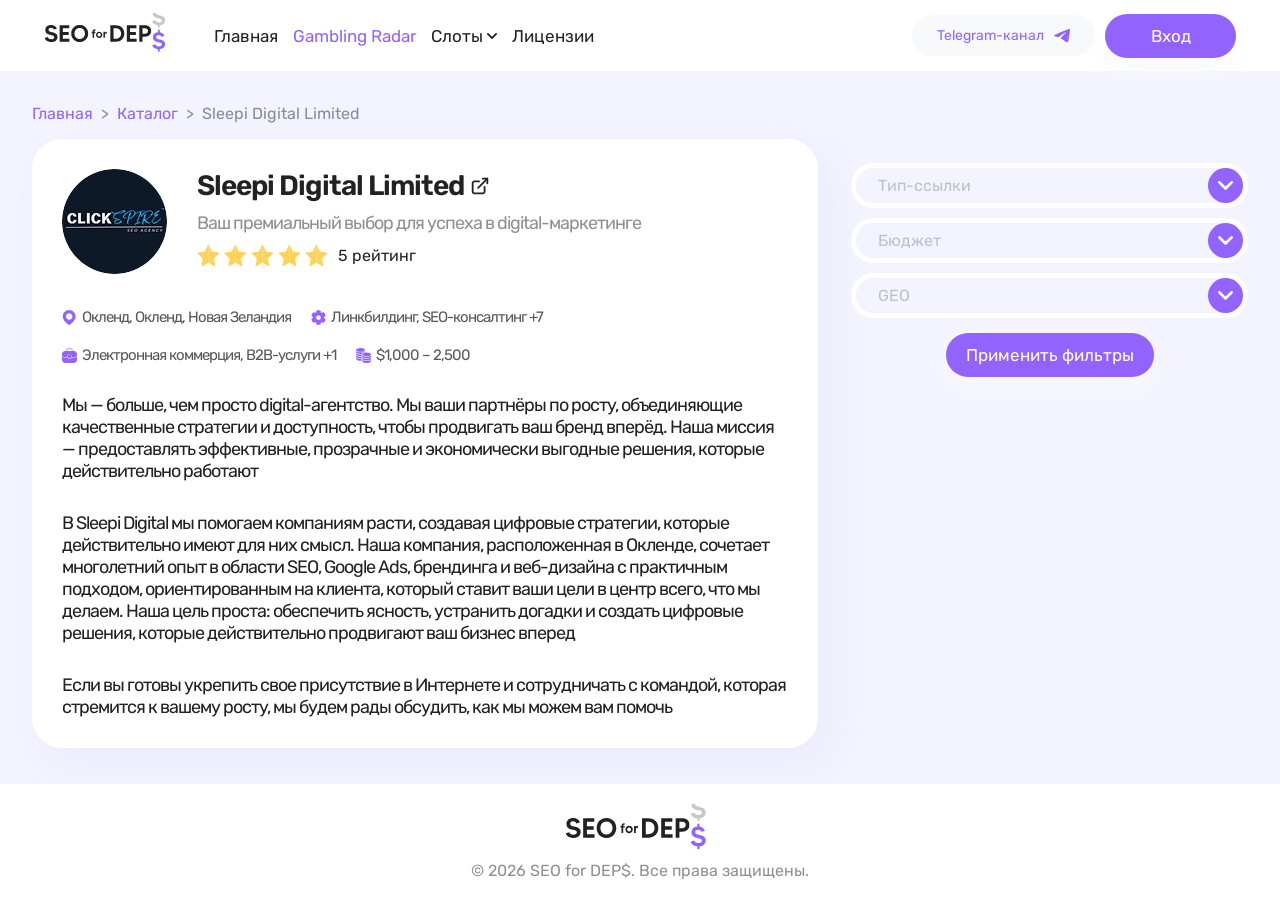
<file: catalog-article.html>
<!DOCTYPE html>
<html lang="ru">
<head>
    <meta charset="UTF-8" />
    <meta name="viewport" content="width=device-width, initial-scale=1.0" />
    <title>FragaBet – SEO for DEP$</title>
    <link rel="icon" href="img/favicon.svg" type="image/svg+xml">
    <link rel="stylesheet" href="styles/swiper-bundle.min.css" />
    <link rel="stylesheet" href="styles/main.css" />
    <link rel="stylesheet" href="styles/header.css" />
    <link rel="stylesheet" href="styles/footer.css" />
    <link rel="stylesheet" href="styles/brands.css" />
    <link rel="stylesheet" href="styles/faq.css" />
    <link rel="stylesheet" href="styles/profile.css" />
    <link rel="stylesheet" href="styles/profile-chart.css" />
    <link rel="stylesheet" href="styles/post.css" />
    <link rel="stylesheet" href="styles/catalog.css" />
    <link rel="stylesheet" href="styles/home.css" />
    <link rel="stylesheet" href="styles/user-profile.css" />
</head>
<body class="page">
    <header class="header">
        <div class="wrap container">
            <a href="index.html" class="logo">
                <img src="img/main-logo.svg" alt="logo">
            </a>
            <div class="headerRight">
                <nav class="nav">
                    <ul class="nav-list">
                        <li class="nav-item">
                            <a href="index.html" class="nav-link">Главная</a>
                        </li>
                        <li class="nav-item">
                            <a href="profile-card.html" class="nav-link active">Gambling Radar</a>
                        </li>
                        <li class="nav-item has-sub">
                            <a href="#" class="nav-link nav-toggle" data-nav-toggle="slots">
                                Слоты
                                <span class="nav-caret">
                                    <svg class="nav-arrow" width="10" height="6" viewBox="0 0 10 6" fill="none" xmlns="http://www.w3.org/2000/svg">
                                        <path d="M1.53244 0.261745L5.00447 3.73378L8.47651 0.261745C8.8255 -0.0872483 9.38926 -0.0872483 9.73825 0.261745C10.0872 0.610738 10.0872 1.1745 9.73825 1.52349L5.63087 5.63087C5.28188 5.97987 4.71812 5.97987 4.36913 5.63087L0.261745 1.52349C-0.0872483 1.1745 -0.0872483 0.610738 0.261745 0.261745C0.610738 -0.0782998 1.18345 -0.0872483 1.53244 0.261745Z" fill="#222222"/>
                                        </svg>
                                </span>
                            </a>
                            <ul class="nav-sub">
                                <li><a href="#" class="nav-sub-link">Новые релизы</a></li>
                                <li><a href="#" class="nav-sub-link">Каталог игр</a></li>
                                <li><a href="#" class="nav-sub-link">Провайдеры</a></li>
                                <li><a href="#" class="nav-sub-link">Тренды</a></li>
                                <li><a href="#" class="nav-sub-link">Источники мониторинга</a></li>
                            </ul>
                        </li>
                        <li class="nav-item">
                            <a href="#" class="nav-link">Лицензии</a>
                        </li>
                    </ul>
                </nav>
                <div class="actions">
                    <a href="https://t.me/seo_for_deps_bot" class="link" target="_blank" rel="noopener noreferrer">
                        <span>Telegram-канал</span>
                        <svg width="16" height="14" viewBox="0 0 16 14" fill="none" xmlns="http://www.w3.org/2000/svg">
                            <path fill-rule="evenodd" clip-rule="evenodd" d="M1.09957 5.70631C5.39309 3.83567 8.25615 2.60243 9.68863 2.00663C13.7788 0.305422 14.6287 0.00988276 15.1826 0.000102394C15.3045 -0.00202627 15.5769 0.0281781 15.7533 0.171374C16.0151 0.383781 16.0166 0.844838 15.9875 1.14999C15.7659 3.47886 14.8068 9.13036 14.3189 11.7387C14.1124 12.8424 13.7059 13.2125 13.3124 13.2487C12.4571 13.3274 11.8076 12.6835 10.9792 12.1405C9.68299 11.2907 8.95067 10.7618 7.6924 9.93264C6.23829 8.97439 7.18094 8.44775 8.00962 7.58702C8.22652 7.36178 11.9949 3.93411 12.0678 3.62315C12.077 3.58426 12.0854 3.43928 11.9993 3.36276C11.9132 3.28625 11.7861 3.31237 11.6944 3.33319C11.5644 3.36271 9.49359 4.73144 5.48203 7.43933C4.89423 7.84298 4.36184 8.03962 3.88484 8.02932C3.35895 8.01799 2.34743 7.732 1.59543 7.48755C0.673085 7.18775 -0.0599821 7.02919 0.00387797 6.52004C0.0371312 6.25476 0.402341 5.98356 1.09957 5.70631Z" fill="#9363FF"/>
                        </svg>
                    </a>
                    <button class="btn popupOpenBtn" type="button" aria-label="Вход">Вход</button>
                </div>
            </div>
            <button class="burgerBtn" type="button" aria-label="Открыть меню" title="Открыть меню">
                <img class="burger-ico" src="img/burger.svg" alt="burger">
                <img class="cross-ico" src="img/burger-cross.svg" alt="cross">
            </button>
        </div>
    </header>

    <main class="main">
        <div class="container">
            <nav class="breadcrumbs" aria-label="Хлебные крошки">
                <a href="index.html">Главная</a>
                <span class="sep">&gt;</span>
                <a href="#">Каталог</a>
                <span class="sep">&gt;</span>
                <span class="current">Sleepi Digital Limited</span>
            </nav>

            <div class="pageSeparator">
                <div class="separateBlock large">
                    <section class="articleSection">
                        <div class="articleBlock card">
                            <div class="companySection">
                                <div class="companyRow">
                                    <div class="companyLogo">
                                        <img src="img/catalog-logo-3.webp" alt="Click Spire">
                                    </div>
                                    <div class="companyInfo">
                                        <h3 class="companyName">
                                            <a href="#">
                                                <span>Sleepi Digital Limited</span>
                                                <img src="img/icon-external-link.svg" alt="link">
                                            </a>
                                        </h3>
                                        <p class="slogan">Ваш премиальный выбор для успеха в digital-маркетинге</p>
                                        <div class="ratingRow">
                                            <div class="starsWrap">
                                                <img src="img/icon-star.svg" alt="">
                                                <img src="img/icon-star.svg" alt="">
                                                <img src="img/icon-star.svg" alt="">
                                                <img src="img/icon-star.svg" alt="">
                                                <img src="img/icon-star.svg" alt="">
                                            </div>
                                            <span class="ratingText">5 рейтинг</span>
                                        </div>
                                    </div>
                                </div>
                                <div class="companyMeta">
                                    <ul class="metaList">
                                        <li class="metaItem">
                                            <img class="metaIco" src="img/icon-place.svg" alt="">
                                            <span>Окленд, Окленд, Новая Зеландия</span>
                                        </li>
                                        <li class="metaItem">
                                            <img class="metaIco" src="img/icon-settings.svg" alt="">
                                            <span>Линкбилдинг, SEO-консалтинг +7</span>
                                        </li>
                                        <li class="metaItem">
                                            <img class="metaIco" src="img/icon-bag.svg" alt="">
                                            <span>Электронная коммерция, B2B-услуги +1</span>
                                        </li>
                                        <li class="metaItem">
                                            <img class="metaIco" src="img/icon-money.svg" alt="">
                                            <span>$1,000 – 2,500</span>
                                        </li>
                                    </ul>
                                </div>
                            </div>
                            <div class="companyDesc">
                                <p>
                                    Мы — больше, чем просто digital-агентство. Мы ваши партнёры по росту, объединяющие качественные стратегии и доступность, чтобы продвигать ваш бренд вперёд. Наша миссия — предоставлять эффективные, прозрачные и экономически выгодные решения, которые действительно работают
                                </p>
                                <p>
                                    В Sleepi Digital мы помогаем компаниям расти, создавая цифровые стратегии, которые действительно имеют для них смысл. Наша компания, расположенная в Окленде, сочетает многолетний опыт в области SEO, Google Ads, брендинга и веб-дизайна с практичным подходом, ориентированным на клиента, который ставит ваши цели в центр всего, что мы делаем. Наша цель проста: обеспечить ясность, устранить догадки
        и создать цифровые решения, которые действительно продвигают ваш бизнес вперед
                                </p>
                                <p>
                                    Если вы готовы укрепить свое присутствие в Интернете и сотрудничать с командой, которая стремится к вашему росту, мы будем рады обсудить, как мы можем вам помочь
                                </p>
                            </div>
                        </div>
                    </section>
                </div>
                <div class="separateBlock small">
                    <div class="controlsWrap">
                        <div class="filterWrap">
                            <div class="filterBar">
                                <div class="filterField" data-filter-type="linkType">
                                    <div class="searchBlock">
                                        <div class="search">
                                            <input
                                                type="text"
                                                class="input filterInput"
                                                placeholder="Тип-ссылки"
                                                autocomplete="off"
                                            />
                                            <button class="searchBtn filterToggleBtn" type="button" aria-label="Открыть список">
                                                <span class="iconSearchArrow" aria-hidden="true">
                                                    <img src="img/icon-search-arrow.svg" alt="arrow-down">
                                                </span>
                                            </button>
                                        </div>
                                    </div>
                                    <div class="filterDropdown">
                                        <ul class="filterDropdownList" role="listbox"></ul>
                                    </div>
                                </div>

                                <div class="filterField" data-filter-type="budget">
                                    <div class="searchBlock">
                                        <div class="search">
                                            <input
                                                type="text"
                                                class="input filterInput"
                                                placeholder="Бюджет"
                                                autocomplete="off"
                                            />
                                            <button class="searchBtn filterToggleBtn" type="button" aria-label="Открыть список">
                                                <span class="iconSearchArrow" aria-hidden="true">
                                                    <img src="img/icon-search-arrow.svg" alt="arrow-down">
                                                </span>
                                            </button>
                                        </div>
                                    </div>
                                    <div class="filterDropdown">
                                        <ul class="filterDropdownList" role="listbox"></ul>
                                    </div>
                                </div>

                                <div class="filterField" data-filter-type="geo">
                                    <div class="searchBlock">
                                        <div class="search">
                                            <input
                                                type="text"
                                                class="input filterInput"
                                                placeholder="GEO"
                                                autocomplete="off"
                                            />
                                            <button class="searchBtn filterToggleBtn" type="button" aria-label="Открыть список">
                                                <span class="iconSearchArrow" aria-hidden="true">
                                                    <img src="img/icon-search-arrow.svg" alt="arrow-down">
                                                </span>
                                            </button>
                                        </div>
                                    </div>
                                    <div class="filterDropdown">
                                        <ul class="filterDropdownList" role="listbox"></ul>
                                    </div>
                                </div>
                            </div>
                            <button class="btn primary filterApplyBtn" type="button">
                                Применить фильтры
                            </button>
                            <button class="reset" type="button" aria-label="Сброс" title="Сброс">
                                <div class="crossBtn">
                                    <img src="img/icon-search-cross.svg" alt="cross">
                                </div>
                                <span>Сброс</span>
                            </button>
                        </div>
                    </div>
                </div>
            </div>
        </div>
    </main>

    <footer class="footer">
        <div class="wrap container">
            <div class="logo">
                <img src="img/main-logo.svg" alt="logo">
            </div>
            <p class="copy">© 2026 SEO for DEP$. Все права защищены.</p>
        </div>
    </footer>

    <div class="popupOverlay" id="loginPopup" aria-hidden="true">
        <div class="popupModal" role="dialog" aria-modal="true" aria-labelledby="loginPopupTitle">
            <button class="popupCloseBtn" type="button" aria-label="Закрыть" data-popup-close>
                <img src="img/icon-close-popup.svg" alt="close">
            </button>
            <h3 class="popupTitle" id="loginPopupTitle">Войти</h3>
            <p class="popupText">После нажатия кнопки вы перейдете в диалог с нашим ботом <span class="popupAccent">@seo_for_deps_bot</span></p>
            <p class="popupText">В диалоге с ботом нажмите кнопку <span class="popupAccent">START</span></p>
            <a class="btn primary popupActionBtn" href="https://t.me/seo_for_deps_bot" target="_blank" rel="noopener noreferrer">
                Войти через Telegram-бота
            </a>
        </div>
    </div>

    <script src="scripts/main.js"></script>
    <script src="scripts/swiper-bundle.min.js"></script>
</body>
</html>
</file>
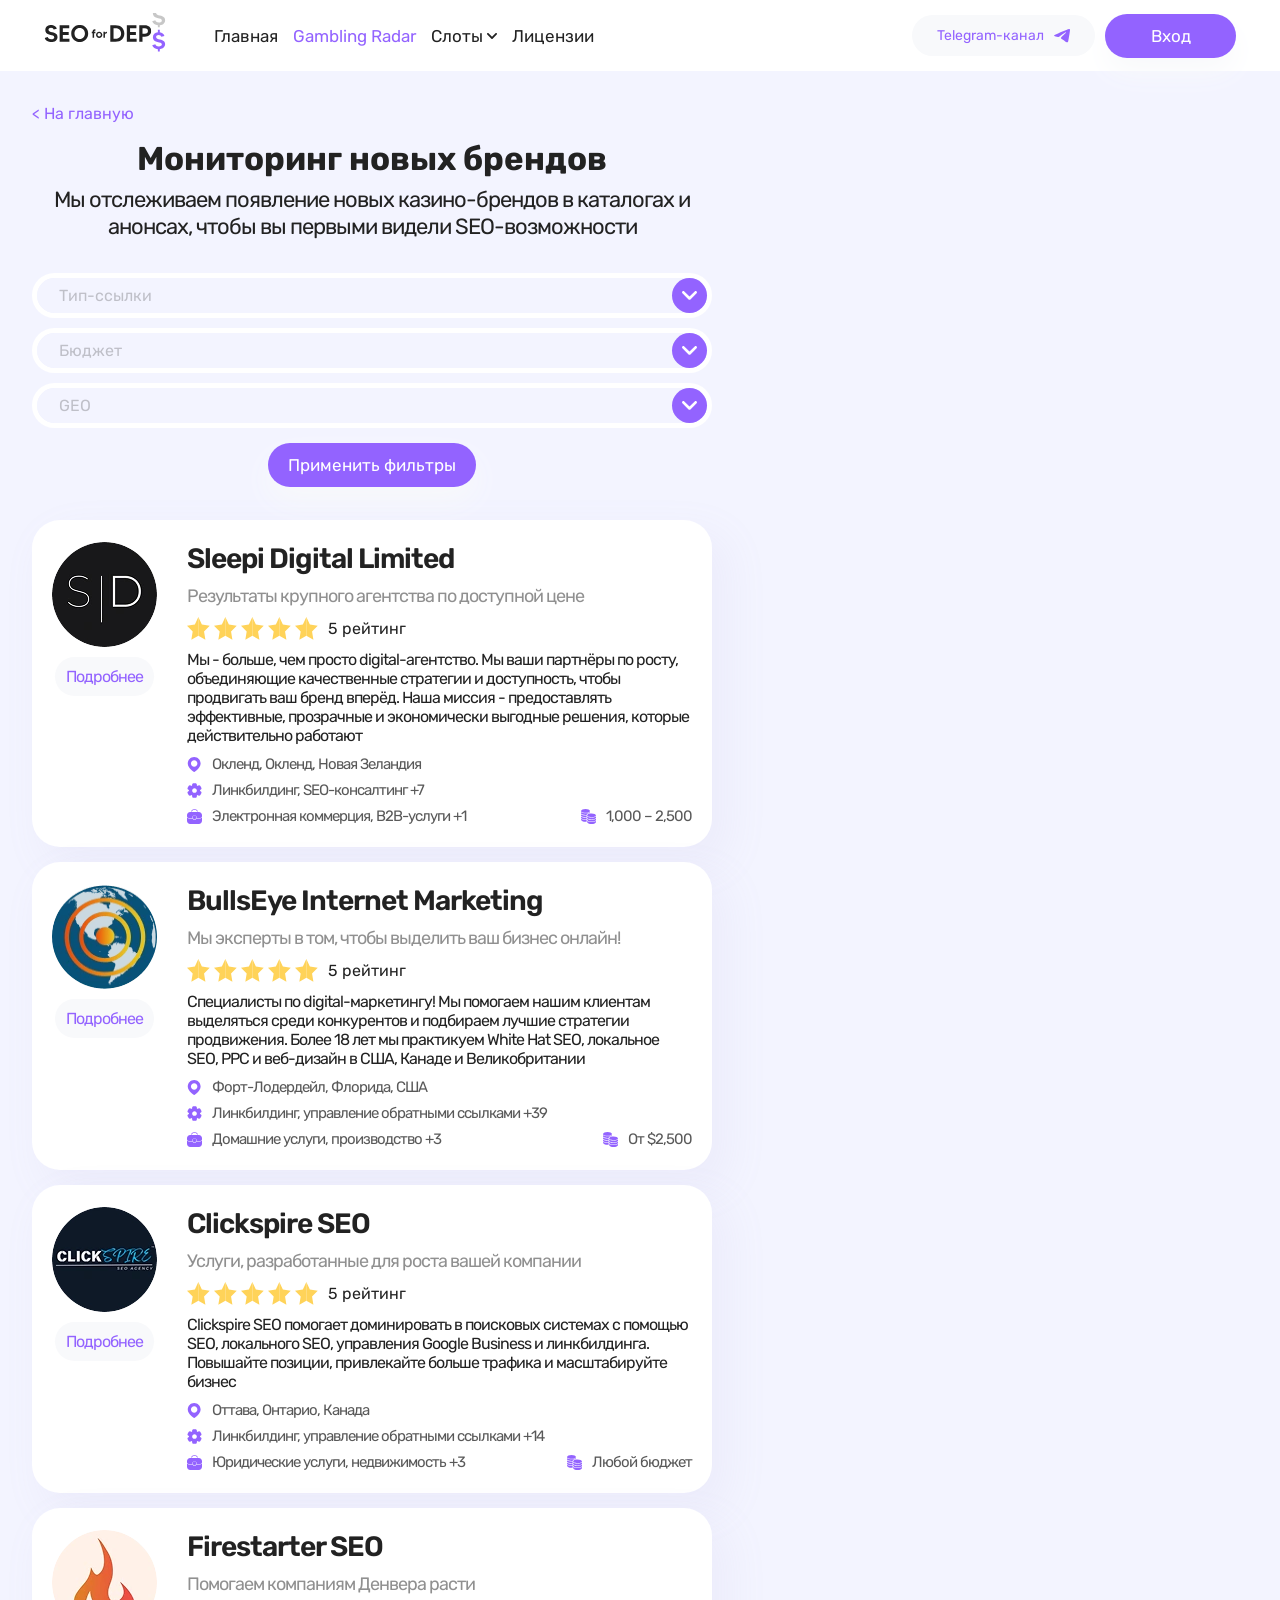
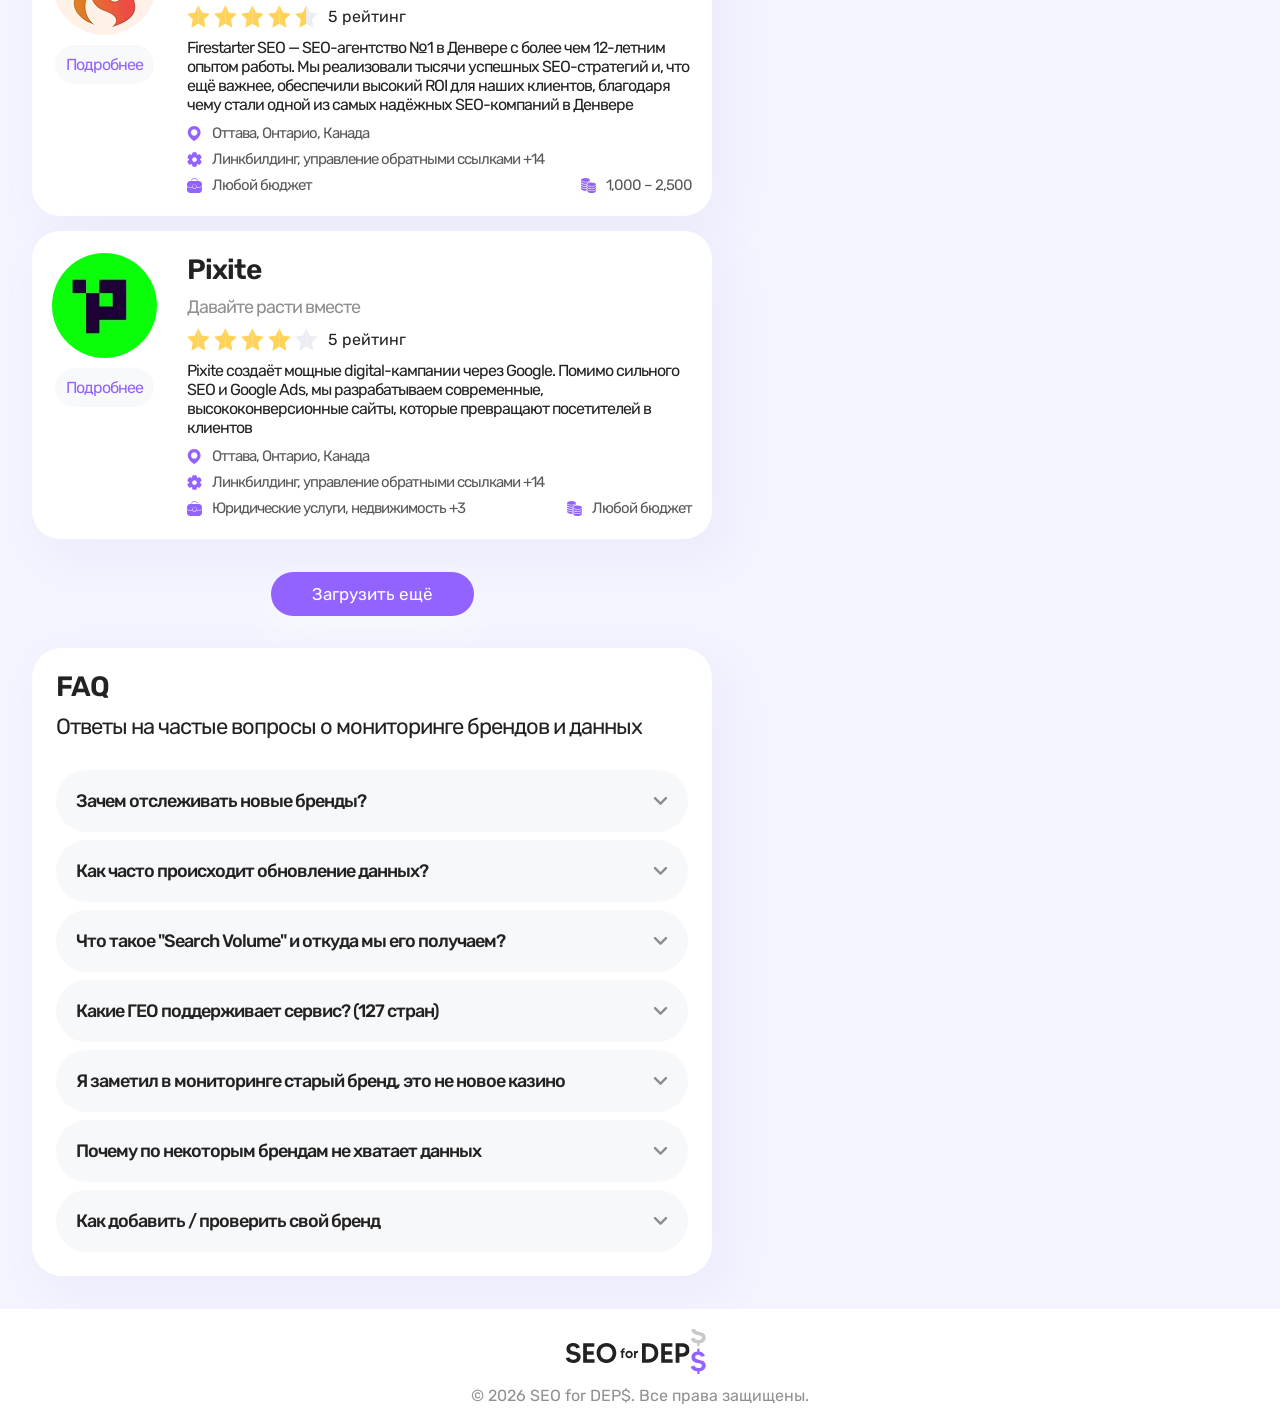
<file: catalog.html>
<!DOCTYPE html>
<html lang="ru">
<head>
    <meta charset="UTF-8" />
    <meta name="viewport" content="width=device-width, initial-scale=1.0" />
    <title>FragaBet – SEO for DEP$</title>
    <link rel="icon" href="img/favicon.svg" type="image/svg+xml">
    <link rel="stylesheet" href="styles/swiper-bundle.min.css" />
    <link rel="stylesheet" href="styles/main.css" />
    <link rel="stylesheet" href="styles/header.css" />
    <link rel="stylesheet" href="styles/footer.css" />
    <link rel="stylesheet" href="styles/brands.css" />
    <link rel="stylesheet" href="styles/faq.css" />
    <link rel="stylesheet" href="styles/profile.css" />
    <link rel="stylesheet" href="styles/profile-chart.css" />
    <link rel="stylesheet" href="styles/post.css" />
    <link rel="stylesheet" href="styles/catalog.css" />
    <link rel="stylesheet" href="styles/home.css" />
    <link rel="stylesheet" href="styles/user-profile.css" />
</head>
<body class="page">
    <header class="header">
        <div class="wrap container">
            <a href="index.html" class="logo">
                <img src="img/main-logo.svg" alt="logo">
            </a>
            <div class="headerRight">
                <nav class="nav">
                    <ul class="nav-list">
                        <li class="nav-item">
                            <a href="index.html" class="nav-link">Главная</a>
                        </li>
                        <li class="nav-item">
                            <a href="profile-card.html" class="nav-link active">Gambling Radar</a>
                        </li>
                        <li class="nav-item has-sub">
                            <a href="#" class="nav-link nav-toggle" data-nav-toggle="slots">
                                Слоты
                                <span class="nav-caret">
                                    <svg class="nav-arrow" width="10" height="6" viewBox="0 0 10 6" fill="none" xmlns="http://www.w3.org/2000/svg">
                                        <path d="M1.53244 0.261745L5.00447 3.73378L8.47651 0.261745C8.8255 -0.0872483 9.38926 -0.0872483 9.73825 0.261745C10.0872 0.610738 10.0872 1.1745 9.73825 1.52349L5.63087 5.63087C5.28188 5.97987 4.71812 5.97987 4.36913 5.63087L0.261745 1.52349C-0.0872483 1.1745 -0.0872483 0.610738 0.261745 0.261745C0.610738 -0.0782998 1.18345 -0.0872483 1.53244 0.261745Z" fill="#222222"/>
                                        </svg>
                                </span>
                            </a>
                            <ul class="nav-sub">
                                <li><a href="#" class="nav-sub-link">Новые релизы</a></li>
                                <li><a href="#" class="nav-sub-link">Каталог игр</a></li>
                                <li><a href="#" class="nav-sub-link">Провайдеры</a></li>
                                <li><a href="#" class="nav-sub-link">Тренды</a></li>
                                <li><a href="#" class="nav-sub-link">Источники мониторинга</a></li>
                            </ul>
                        </li>
                        <li class="nav-item">
                            <a href="#" class="nav-link">Лицензии</a>
                        </li>
                    </ul>
                </nav>
                <div class="actions">
                    <a href="https://t.me/seo_for_deps_bot" class="link" target="_blank" rel="noopener noreferrer">
                        <span>Telegram-канал</span>
                        <svg width="16" height="14" viewBox="0 0 16 14" fill="none" xmlns="http://www.w3.org/2000/svg">
                            <path fill-rule="evenodd" clip-rule="evenodd" d="M1.09957 5.70631C5.39309 3.83567 8.25615 2.60243 9.68863 2.00663C13.7788 0.305422 14.6287 0.00988276 15.1826 0.000102394C15.3045 -0.00202627 15.5769 0.0281781 15.7533 0.171374C16.0151 0.383781 16.0166 0.844838 15.9875 1.14999C15.7659 3.47886 14.8068 9.13036 14.3189 11.7387C14.1124 12.8424 13.7059 13.2125 13.3124 13.2487C12.4571 13.3274 11.8076 12.6835 10.9792 12.1405C9.68299 11.2907 8.95067 10.7618 7.6924 9.93264C6.23829 8.97439 7.18094 8.44775 8.00962 7.58702C8.22652 7.36178 11.9949 3.93411 12.0678 3.62315C12.077 3.58426 12.0854 3.43928 11.9993 3.36276C11.9132 3.28625 11.7861 3.31237 11.6944 3.33319C11.5644 3.36271 9.49359 4.73144 5.48203 7.43933C4.89423 7.84298 4.36184 8.03962 3.88484 8.02932C3.35895 8.01799 2.34743 7.732 1.59543 7.48755C0.673085 7.18775 -0.0599821 7.02919 0.00387797 6.52004C0.0371312 6.25476 0.402341 5.98356 1.09957 5.70631Z" fill="#9363FF"/>
                        </svg>
                    </a>
                    <button class="btn popupOpenBtn" type="button" aria-label="Вход">Вход</button>
                </div>
            </div>
            <button class="burgerBtn" type="button" aria-label="Открыть меню" title="Открыть меню">
                <img class="burger-ico" src="img/burger.svg" alt="burger">
                <img class="cross-ico" src="img/burger-cross.svg" alt="cross">
            </button>
        </div>
    </header>

    <main class="main">
        <div class="container">
            <nav class="breadcrumbs" aria-label="Хлебные крошки">
                <a href="index.html">&lt; На главную</a>
            </nav>

            <div class="pageSeparator">
                <div class="separateBlock default">
                    <section class="heroSection">
                        <div class="content">
                            <h1 class="title">Мониторинг новых брендов</h1>
                            <p class="subtitle">
                                Мы отслеживаем появление новых казино-брендов в каталогах и анонсах,
                                чтобы вы первыми видели SEO-возможности
                            </p>
                        </div>
                    </section>

                    <div class="controlsWrap">
                        <div class="filterWrap">
                            <div class="filterBar">
                                <div class="filterField" data-filter-type="linkType">
                                    <div class="searchBlock">
                                        <div class="search">
                                            <input
                                                type="text"
                                                class="input filterInput"
                                                placeholder="Тип-ссылки"
                                                autocomplete="off"
                                            />
                                            <button class="searchBtn filterToggleBtn" type="button" aria-label="Открыть список">
                                                <span class="iconSearchArrow" aria-hidden="true">
                                                    <img src="img/icon-search-arrow.svg" alt="arrow-down">
                                                </span>
                                            </button>
                                        </div>
                                    </div>
                                    <div class="filterDropdown">
                                        <ul class="filterDropdownList" role="listbox"></ul>
                                    </div>
                                </div>

                                <div class="filterField" data-filter-type="budget">
                                    <div class="searchBlock">
                                        <div class="search">
                                            <input
                                                type="text"
                                                class="input filterInput"
                                                placeholder="Бюджет"
                                                autocomplete="off"
                                            />
                                            <button class="searchBtn filterToggleBtn" type="button" aria-label="Открыть список">
                                                <span class="iconSearchArrow" aria-hidden="true">
                                                    <img src="img/icon-search-arrow.svg" alt="arrow-down">
                                                </span>
                                            </button>
                                        </div>
                                    </div>
                                    <div class="filterDropdown">
                                        <ul class="filterDropdownList" role="listbox"></ul>
                                    </div>
                                </div>

                                <div class="filterField" data-filter-type="geo">
                                    <div class="searchBlock">
                                        <div class="search">
                                            <input
                                                type="text"
                                                class="input filterInput"
                                                placeholder="GEO"
                                                autocomplete="off"
                                            />
                                            <button class="searchBtn filterToggleBtn" type="button" aria-label="Открыть список">
                                                <span class="iconSearchArrow" aria-hidden="true">
                                                    <img src="img/icon-search-arrow.svg" alt="arrow-down">
                                                </span>
                                            </button>
                                        </div>
                                    </div>
                                    <div class="filterDropdown">
                                        <ul class="filterDropdownList" role="listbox"></ul>
                                    </div>
                                </div>
                            </div>
                            <button class="btn primary filterApplyBtn" type="button">
                                Применить фильтры
                            </button>
                            <button class="reset" type="button" aria-label="Сброс" title="Сброс">
                                <div class="crossBtn">
                                    <img src="img/icon-search-cross.svg" alt="cross">
                                </div>
                                <span>Сброс</span>
                            </button>
                        </div>
                    </div>

                    <section class="catalogSection">
                        <div class="catalogList">
                            <div class="agencyBlock card">
                                <div class="leftCol">
                                    <img class="logoCircle" src="img/catalog-logo-1.webp" alt="">
                                    <a href="#" class="moreBtn">Подробнее</a>
                                </div>
                                <div class="rightCol">
                                    <h3 class="agencyName">Sleepi Digital Limited</h3>
                                    <p class="slogan">Результаты крупного агентства по доступной цене</p>
                                    <div class="ratingRow">
                                        <div class="starsWrap">
                                            <img src="img/icon-star.svg" alt="star">
                                            <img src="img/icon-star.svg" alt="star">
                                            <img src="img/icon-star.svg" alt="star">
                                            <img src="img/icon-star.svg" alt="star">
                                            <img src="img/icon-star.svg" alt="star">
                                        </div>
                                        <span class="ratingText">5 рейтинг</span>
                                    </div>
                                    <p class="desc">Мы - больше, чем просто digital-агентство. Мы ваши партнёры по росту, объединяющие качественные стратегии и доступность, чтобы продвигать ваш бренд вперёд. Наша миссия - предоставлять эффективные, прозрачные и экономически выгодные решения, которые действительно работают</p>
                                    <ul class="metaList">
                                        <li class="metaItem">
                                            <img class="metaIco" src="img/icon-place.svg" alt="">
                                            <span>Окленд, Окленд, Новая Зеландия</span>
                                        </li>
                                        <li class="metaItem">
                                            <img class="metaIco" src="img/icon-settings.svg" alt="">
                                            <span>Линкбилдинг, SEO-консалтинг +7</span>
                                        </li>
                                        <li class="metaItem metaItemPrice">
                                            <div class="innerItem">
                                                <img class="metaIco" src="img/icon-bag.svg" alt="">
                                                <span>Электронная коммерция, В2В-услуги +1</span>
                                            </div>
                                            <div class="innerItem">
                                                <img class="metaIco" src="img/icon-money.svg" alt="">
                                                <span>1,000 – 2,500</span>
                                            </div>
                                        </li>
                                    </ul>
                                    <a href="#" class="moreBtn">Подробнее</a>
                                </div>
                            </div>

                            <div class="agencyBlock card">
                                <div class="leftCol">
                                    <img class="logoCircle" src="img/catalog-logo-2.webp" alt="">
                                    <a href="#" class="moreBtn">Подробнее</a>
                                </div>
                                <div class="rightCol">
                                    <h3 class="agencyName">BullsEye Internet Marketing</h3>
                                    <p class="slogan">Мы эксперты в том, чтобы выделить ваш бизнес онлайн!</p>
                                    <div class="ratingRow">
                                        <div class="starsWrap">
                                            <img src="img/icon-star.svg" alt="star">
                                            <img src="img/icon-star.svg" alt="star">
                                            <img src="img/icon-star.svg" alt="star">
                                            <img src="img/icon-star.svg" alt="star">
                                            <img src="img/icon-star.svg" alt="star">
                                        </div>
                                        <span class="ratingText">5 рейтинг</span>
                                    </div>
                                    <p class="desc">Специалисты по digital-маркетингу! Мы помогаем нашим клиентам выделяться среди конкурентов и подбираем лучшие стратегии продвижения. Более 18 лет мы практикуем White Hat SEO, локальное SEO, PPC и веб-дизайн в США, Канаде и Великобритании</p>
                                    <ul class="metaList">
                                        <li class="metaItem">
                                            <img class="metaIco" src="img/icon-place.svg" alt="">
                                            <span>Форт-Лодердейл, Флорида, США</span>
                                        </li>
                                        <li class="metaItem">
                                            <img class="metaIco" src="img/icon-settings.svg" alt="">
                                            <span>Линкбилдинг, управление обратными ссылками +39</span>
                                        </li>
                                        <li class="metaItem metaItemPrice">
                                            <div class="innerItem">
                                                <img class="metaIco" src="img/icon-bag.svg" alt="">
                                                <span>Домашние услуги, производство +3</span>
                                            </div>
                                            <div class="innerItem">
                                                <img class="metaIco" src="img/icon-money.svg" alt="">
                                                <span>От $2,500</span>
                                            </div>
                                        </li>
                                    </ul>
                                    <a href="#" class="moreBtn">Подробнее</a>
                                </div>
                            </div>

                            <div class="agencyBlock card">
                                <div class="leftCol">
                                    <img class="logoCircle" src="img/catalog-logo-3.webp" alt="">
                                    <a href="#" class="moreBtn">Подробнее</a>
                                </div>
                                <div class="rightCol">
                                    <h3 class="agencyName">Clickspire SEO</h3>
                                    <p class="slogan">Услуги, разработанные для роста вашей компании</p>
                                    <div class="ratingRow">
                                        <div class="starsWrap">
                                            <img src="img/icon-star.svg" alt="star">
                                            <img src="img/icon-star.svg" alt="star">
                                            <img src="img/icon-star.svg" alt="star">
                                            <img src="img/icon-star.svg" alt="star">
                                            <img src="img/icon-star.svg" alt="star">
                                        </div>
                                        <span class="ratingText">5 рейтинг</span>
                                    </div>
                                    <p class="desc">Clickspire SEO помогает доминировать в поисковых системах с помощью SEO, локального SEO, управления Google Business и линкбилдинга. Повышайте позиции, привлекайте больше трафика и масштабируйте бизнес</p>
                                    <ul class="metaList">
                                        <li class="metaItem">
                                            <img class="metaIco" src="img/icon-place.svg" alt="">
                                            <span>Оттава, Онтарио, Канада</span>
                                        </li>
                                        <li class="metaItem">
                                            <img class="metaIco" src="img/icon-settings.svg" alt="">
                                            <span>Линкбилдинг, управление обратными ссылками +14</span>
                                        </li>
                                        <li class="metaItem metaItemPrice">
                                            <div class="innerItem">
                                                <img class="metaIco" src="img/icon-bag.svg" alt="">
                                                <span>Юридические услуги, недвижимость +3</span>
                                            </div>
                                            <div class="innerItem">
                                                <img class="metaIco" src="img/icon-money.svg" alt="">
                                                <span>Любой бюджет</span>
                                            </div>
                                        </li>
                                    </ul>
                                    <a href="#" class="moreBtn">Подробнее</a>
                                </div>
                            </div>

                            <div class="agencyBlock card">
                                <div class="leftCol">
                                    <img class="logoCircle" src="img/catalog-logo-4.webp" alt="">
                                    <a href="#" class="moreBtn">Подробнее</a>
                                </div>
                                <div class="rightCol">
                                    <h3 class="agencyName">Firestarter SEO</h3>
                                    <p class="slogan">Помогаем компаниям Денвера расти</p>
                                    <div class="ratingRow">
                                        <div class="starsWrap">
                                            <img src="img/icon-star.svg" alt="star">
                                            <img src="img/icon-star.svg" alt="star">
                                            <img src="img/icon-star.svg" alt="star">
                                            <img src="img/icon-star.svg" alt="star">
                                            <img src="img/icon-star-half.svg" alt="half-star">
                                        </div>
                                        <span class="ratingText">5 рейтинг</span>
                                    </div>
                                    <p class="desc">Firestarter SEO — SEO-агентство №1 в Денвере с более чем 12-летним опытом работы. Мы реализовали тысячи успешных SEO-стратегий и, что ещё важнее, обеспечили высокий ROI для наших клиентов, благодаря чему стали одной из самых надёжных SEO-компаний в Денвере</p>
                                    <ul class="metaList">
                                        <li class="metaItem">
                                            <img class="metaIco" src="img/icon-place.svg" alt="">
                                            <span>Оттава, Онтарио, Канада</span>
                                        </li>
                                        <li class="metaItem">
                                            <img class="metaIco" src="img/icon-settings.svg" alt="">
                                            <span>Линкбилдинг, управление обратными ссылками +14</span>
                                        </li>
                                        <li class="metaItem metaItemPrice">
                                            <div class="innerItem">
                                                <img class="metaIco" src="img/icon-bag.svg" alt="">
                                                <span>Любой бюджет</span>
                                            </div>
                                            <div class="innerItem">
                                                <img class="metaIco" src="img/icon-money.svg" alt="">
                                                <span>1,000 – 2,500</span>
                                            </div>
                                        </li>
                                    </ul>
                                    <a href="#" class="moreBtn">Подробнее</a>
                                </div>
                            </div>

                            <div class="agencyBlock card">
                                <div class="leftCol">
                                    <img class="logoCircle" src="img/catalog-logo-5.webp" alt="">
                                    <a href="#" class="moreBtn">Подробнее</a>
                                </div>
                                <div class="rightCol">
                                    <h3 class="agencyName">Pixite</h3>
                                    <p class="slogan">Давайте расти вместе</p>
                                    <div class="ratingRow">
                                        <div class="starsWrap">
                                            <img src="img/icon-star.svg" alt="star">
                                            <img src="img/icon-star.svg" alt="star">
                                            <img src="img/icon-star.svg" alt="star">
                                            <img src="img/icon-star.svg" alt="star">
                                            <img src="img/icon-star-empty.svg" alt="star-empty">
                                        </div>
                                        <span class="ratingText">5 рейтинг</span>
                                    </div>
                                    <p class="desc">Pixite создаёт мощные digital-кампании через Google. Помимо сильного SEO и Google Ads, мы разрабатываем современные, высококонверсионные сайты, которые превращают посетителей в клиентов</p>
                                    <ul class="metaList">
                                        <li class="metaItem">
                                            <img class="metaIco" src="img/icon-place.svg" alt="">
                                            <span>Оттава, Онтарио, Канада</span>
                                        </li>
                                        <li class="metaItem">
                                            <img class="metaIco" src="img/icon-settings.svg" alt="">
                                            <span>Линкбилдинг, управление обратными ссылками +14</span>
                                        </li>
                                        <li class="metaItem metaItemPrice">
                                            <div class="innerItem">
                                                <img class="metaIco" src="img/icon-bag.svg" alt="">
                                                <span>Юридические услуги, недвижимость +3</span>
                                            </div>
                                            <div class="innerItem">
                                                <img class="metaIco" src="img/icon-money.svg" alt="">
                                                <span>Любой бюджет</span>
                                            </div>
                                        </li>
                                    </ul>
                                    <a href="#" class="moreBtn">Подробнее</a>
                                </div>
                            </div>
                        </div>
                        <button class="btn primary" type="button">Загрузить ещё</button>
                    </section>
        
                    <section class="faqSection">
                        <div class="wrap  card">
                            <div class="contentHeader">
                                <h2 class="contentTitle">
                                    FAQ
                                </h2>
                                <p class="contentSubtitle">
                                    Ответы на частые вопросы о мониторинге брендов и данных
                                </p>
                            </div>
        
                            <div class="list">
                                <article class="faqItem">
                                    <button class="trigger" type="button">
                                        <span class="question">Зачем отслеживать новые бренды?</span>
                                        <svg class="icon" width="15" height="9" viewBox="0 0 15 9" fill="none" xmlns="http://www.w3.org/2000/svg">
                                            <path d="M2.29866 0.392617L7.50671 5.60067L12.7148 0.392617C13.2383 -0.130872 14.0839 -0.130872 14.6074 0.392617C15.1309 0.916107 15.1309 1.76174 14.6074 2.28523L8.44631 8.44631C7.92282 8.9698 7.07718 8.9698 6.55369 8.44631L0.392617 2.28523C-0.130872 1.76174 -0.130872 0.916107 0.392617 0.392617C0.916107 -0.11745 1.77517 -0.130872 2.29866 0.392617Z" fill="#222222" fill-opacity="0.5"/>
                                        </svg>
                                    </button>
                                    <div class="content">
                                        <p>
                                            Новые бренды — это самый лёгкий брендовый трафик в iGaming-SEO.
                                        </p>
                                        <p>
                                            Конечно, далеко не каждый новый бренд станет популярным и принесет
                                            много трафика, но в SEO есть 2 рабочих подхода по работе с новыми брендами:
                                        </p>
                                        <ul>
                                            <li>
                                                <strong>Ставка на количество</strong> — массовая генерация бренд-сайтов в
                                                расчете на то, что хотя бы несколько брендов «выстрелят» и окупят всю сетку.
                                            </li>
                                            <li>
                                                <strong>Тщательный анализ новых брендов</strong> и фокусировка только на тех, кто имеет высокий потенциал.
                                            </li>
                                        </ul>
                                        <p>
                                            Помимо сеошников, наш сервис также интересен компаниям из B2B,
                                            которые ищут потенциальных заказчиков из iGaming, чтобы предлагать им свои услуги или продукты.
                                        </p>
                                    </div>
                                </article>
        
                                <article class="faqItem">
                                    <button class="trigger" type="button">
                                        <span class="question">Как часто происходит обновление данных?</span>
                                        <svg class="icon" width="15" height="9" viewBox="0 0 15 9" fill="none" xmlns="http://www.w3.org/2000/svg">
                                            <path d="M2.29866 0.392617L7.50671 5.60067L12.7148 0.392617C13.2383 -0.130872 14.0839 -0.130872 14.6074 0.392617C15.1309 0.916107 15.1309 1.76174 14.6074 2.28523L8.44631 8.44631C7.92282 8.9698 7.07718 8.9698 6.55369 8.44631L0.392617 2.28523C-0.130872 1.76174 -0.130872 0.916107 0.392617 0.392617C0.916107 -0.11745 1.77517 -0.130872 2.29866 0.392617Z" fill="#222222" fill-opacity="0.5"/>
                                        </svg>
                                    </button>
                                    <div class="content">
                                        <p>
                                            Данные по новым брендам обновляются еженедельно. При необходимости
                                            вы можете запросить ручное обновление.
                                        </p>
                                    </div>
                                </article>
        
                                <article class="faqItem">
                                    <button class="trigger" type="button">
                                        <span class="question">Что такое "Search Volume" и откуда мы его получаем?</span>
                                        <svg class="icon" width="15" height="9" viewBox="0 0 15 9" fill="none" xmlns="http://www.w3.org/2000/svg">
                                            <path d="M2.29866 0.392617L7.50671 5.60067L12.7148 0.392617C13.2383 -0.130872 14.0839 -0.130872 14.6074 0.392617C15.1309 0.916107 15.1309 1.76174 14.6074 2.28523L8.44631 8.44631C7.92282 8.9698 7.07718 8.9698 6.55369 8.44631L0.392617 2.28523C-0.130872 1.76174 -0.130872 0.916107 0.392617 0.392617C0.916107 -0.11745 1.77517 -0.130872 2.29866 0.392617Z" fill="#222222" fill-opacity="0.5"/>
                                        </svg>
                                    </button>
                                    <div class="content">
                                        <p>
                                            Search Volume — это примерное количество поисковых запросов в месяц
                                            по брендовым ключам. Мы собираем данные из нескольких внешних источников
                                            и агрегируем их.
                                        </p>
                                    </div>
                                </article>
        
                                <article class="faqItem">
                                    <button class="trigger" type="button">
                                        <span class="question">Какие ГЕО поддерживает сервис? (127 стран)</span>
                                        <svg class="icon" width="15" height="9" viewBox="0 0 15 9" fill="none" xmlns="http://www.w3.org/2000/svg">
                                            <path d="M2.29866 0.392617L7.50671 5.60067L12.7148 0.392617C13.2383 -0.130872 14.0839 -0.130872 14.6074 0.392617C15.1309 0.916107 15.1309 1.76174 14.6074 2.28523L8.44631 8.44631C7.92282 8.9698 7.07718 8.9698 6.55369 8.44631L0.392617 2.28523C-0.130872 1.76174 -0.130872 0.916107 0.392617 0.392617C0.916107 -0.11745 1.77517 -0.130872 2.29866 0.392617Z" fill="#222222" fill-opacity="0.5"/>
                                        </svg>
                                    </button>
                                    <div class="content">
                                        <p>
                                            Сейчас мы покрываем 127 стран. Для ключевых рынков доступны
                                            дополнительные метрики и расширенные отчеты.
                                        </p>
                                    </div>
                                </article>
        
                                <article class="faqItem">
                                    <button class="trigger" type="button">
                                        <span class="question">Я заметил в мониторинге старый бренд, это не новое казино</span>
                                        <svg class="icon" width="15" height="9" viewBox="0 0 15 9" fill="none" xmlns="http://www.w3.org/2000/svg">
                                            <path d="M2.29866 0.392617L7.50671 5.60067L12.7148 0.392617C13.2383 -0.130872 14.0839 -0.130872 14.6074 0.392617C15.1309 0.916107 15.1309 1.76174 14.6074 2.28523L8.44631 8.44631C7.92282 8.9698 7.07718 8.9698 6.55369 8.44631L0.392617 2.28523C-0.130872 1.76174 -0.130872 0.916107 0.392617 0.392617C0.916107 -0.11745 1.77517 -0.130872 2.29866 0.392617Z" fill="#222222" fill-opacity="0.5"/>
                                        </svg>
                                    </button>
                                    <div class="content">
                                        <p>
                                            Мы включаем бренды по моменту первого появления в каталогах и анонсах.
                                            Если бренд попал в выборку недавно — он отображается в мониторинге.
                                        </p>
                                    </div>
                                </article>
        
                                <article class="faqItem">
                                    <button class="trigger" type="button">
                                        <span class="question">Почему по некоторым брендам не хватает данных</span>
                                        <svg class="icon" width="15" height="9" viewBox="0 0 15 9" fill="none" xmlns="http://www.w3.org/2000/svg">
                                            <path d="M2.29866 0.392617L7.50671 5.60067L12.7148 0.392617C13.2383 -0.130872 14.0839 -0.130872 14.6074 0.392617C15.1309 0.916107 15.1309 1.76174 14.6074 2.28523L8.44631 8.44631C7.92282 8.9698 7.07718 8.9698 6.55369 8.44631L0.392617 2.28523C-0.130872 1.76174 -0.130872 0.916107 0.392617 0.392617C0.916107 -0.11745 1.77517 -0.130872 2.29866 0.392617Z" fill="#222222" fill-opacity="0.5"/>
                                        </svg>
                                    </button>
                                    <div class="content">
                                        <p>
                                            Данные по Search Volume и GEO зависят от внешних источников и могут появляться с задержкой или быть недоступны для части брендов.
                                        </p>
                                    </div>
                                </article>
        
                                <article class="faqItem">
                                    <button class="trigger" type="button">
                                        <span class="question">Как добавить / проверить свой бренд</span>
                                        <svg class="icon" width="15" height="9" viewBox="0 0 15 9" fill="none" xmlns="http://www.w3.org/2000/svg">
                                            <path d="M2.29866 0.392617L7.50671 5.60067L12.7148 0.392617C13.2383 -0.130872 14.0839 -0.130872 14.6074 0.392617C15.1309 0.916107 15.1309 1.76174 14.6074 2.28523L8.44631 8.44631C7.92282 8.9698 7.07718 8.9698 6.55369 8.44631L0.392617 2.28523C-0.130872 1.76174 -0.130872 0.916107 0.392617 0.392617C0.916107 -0.11745 1.77517 -0.130872 2.29866 0.392617Z" fill="#222222" fill-opacity="0.5"/>
                                        </svg>
                                    </button>
                                    <div class="content">
                                        <p>
                                            Напишите нам в Telegram-канал или на почту — мы проверим и при необходимости добавим бренд в мониторинг.
                                        </p>
                                    </div>
                                </article>
                            </div>
                        </div>
                    </section>
                </div>
            </div>
        </div>
    </main>

    <footer class="footer">
        <div class="wrap container">
            <div class="logo">
                <img src="img/main-logo.svg" alt="logo">
            </div>
            <p class="copy">© 2026 SEO for DEP$. Все права защищены.</p>
        </div>
    </footer>

    <div class="popupOverlay" id="loginPopup" aria-hidden="true">
        <div class="popupModal" role="dialog" aria-modal="true" aria-labelledby="loginPopupTitle">
            <button class="popupCloseBtn" type="button" aria-label="Закрыть" data-popup-close>
                <img src="img/icon-close-popup.svg" alt="close">
            </button>
            <h3 class="popupTitle" id="loginPopupTitle">Войти</h3>
            <p class="popupText">После нажатия кнопки вы перейдете в диалог с нашим ботом <span class="popupAccent">@seo_for_deps_bot</span></p>
            <p class="popupText">В диалоге с ботом нажмите кнопку <span class="popupAccent">START</span></p>
            <a class="btn primary popupActionBtn" href="https://t.me/seo_for_deps_bot" target="_blank" rel="noopener noreferrer">
                Войти через Telegram-бота
            </a>
        </div>
    </div>

    <script src="scripts/main.js"></script>
    <script src="scripts/swiper-bundle.min.js"></script>
</body>
</html>
</file>
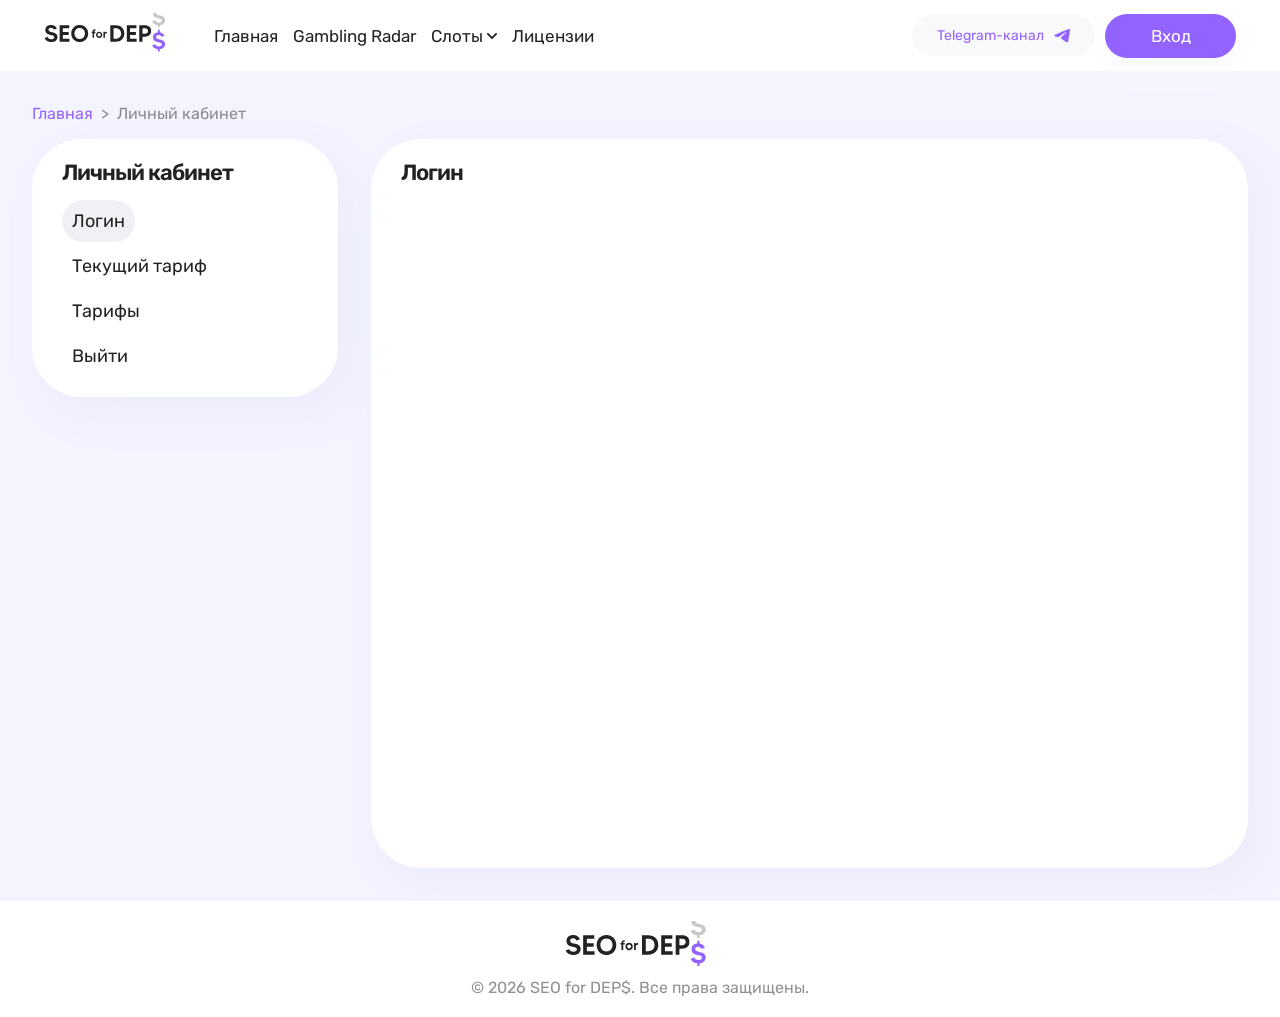
<file: personal-cabinet.html>
<!DOCTYPE html>
<html lang="ru">
<head>
    <meta charset="UTF-8" />
    <meta name="viewport" content="width=device-width, initial-scale=1.0" />
    <title>SEO for DEP$ – Мониторинг новых брендов</title>
    <link rel="icon" href="img/favicon.svg" type="image/svg+xml">
    <link rel="stylesheet" href="styles/swiper-bundle.min.css" />
    <link rel="stylesheet" href="styles/main.css" />
    <link rel="stylesheet" href="styles/header.css" />
    <link rel="stylesheet" href="styles/footer.css" />
    <link rel="stylesheet" href="styles/brands.css" />
    <link rel="stylesheet" href="styles/faq.css" />
    <link rel="stylesheet" href="styles/profile.css" />
    <link rel="stylesheet" href="styles/profile-chart.css" />
    <link rel="stylesheet" href="styles/post.css" />
    <link rel="stylesheet" href="styles/catalog.css" />
    <link rel="stylesheet" href="styles/home.css" />
    <link rel="stylesheet" href="styles/user-profile.css" />
</head>
<body class="page">
    <header class="header">
        <div class="wrap container">
            <a href="index.html" class="logo">
                <img src="img/main-logo.svg" alt="logo">
            </a>
            <div class="headerRight">
                <nav class="nav">
                    <ul class="nav-list">
                        <li class="nav-item">
                            <a href="index.html" class="nav-link">Главная</a>
                        </li>
                        <li class="nav-item">
                            <a href="profile-card.html" class="nav-link">Gambling Radar</a>
                        </li>
                        <li class="nav-item has-sub">
                            <a href="#" class="nav-link nav-toggle" data-nav-toggle="slots">
                                Слоты
                                <span class="nav-caret">
                                    <svg class="nav-arrow" width="10" height="6" viewBox="0 0 10 6" fill="none" xmlns="http://www.w3.org/2000/svg">
                                        <path d="M1.53244 0.261745L5.00447 3.73378L8.47651 0.261745C8.8255 -0.0872483 9.38926 -0.0872483 9.73825 0.261745C10.0872 0.610738 10.0872 1.1745 9.73825 1.52349L5.63087 5.63087C5.28188 5.97987 4.71812 5.97987 4.36913 5.63087L0.261745 1.52349C-0.0872483 1.1745 -0.0872483 0.610738 0.261745 0.261745C0.610738 -0.0782998 1.18345 -0.0872483 1.53244 0.261745Z" fill="#222222"/>
                                        </svg>
                                </span>
                            </a>
                            <ul class="nav-sub">
                                <li><a href="#" class="nav-sub-link">Новые релизы</a></li>
                                <li><a href="#" class="nav-sub-link">Каталог игр</a></li>
                                <li><a href="#" class="nav-sub-link">Провайдеры</a></li>
                                <li><a href="#" class="nav-sub-link">Тренды</a></li>
                                <li><a href="#" class="nav-sub-link">Источники мониторинга</a></li>
                            </ul>
                        </li>
                        <li class="nav-item">
                            <a href="#" class="nav-link">Лицензии</a>
                        </li>
                    </ul>
                </nav>
                <div class="actions">
                    <a href="https://t.me/seo_for_deps_bot" class="link" target="_blank" rel="noopener noreferrer">
                        <span>Telegram-канал</span>
                        <svg width="16" height="14" viewBox="0 0 16 14" fill="none" xmlns="http://www.w3.org/2000/svg">
                            <path fill-rule="evenodd" clip-rule="evenodd" d="M1.09957 5.70631C5.39309 3.83567 8.25615 2.60243 9.68863 2.00663C13.7788 0.305422 14.6287 0.00988276 15.1826 0.000102394C15.3045 -0.00202627 15.5769 0.0281781 15.7533 0.171374C16.0151 0.383781 16.0166 0.844838 15.9875 1.14999C15.7659 3.47886 14.8068 9.13036 14.3189 11.7387C14.1124 12.8424 13.7059 13.2125 13.3124 13.2487C12.4571 13.3274 11.8076 12.6835 10.9792 12.1405C9.68299 11.2907 8.95067 10.7618 7.6924 9.93264C6.23829 8.97439 7.18094 8.44775 8.00962 7.58702C8.22652 7.36178 11.9949 3.93411 12.0678 3.62315C12.077 3.58426 12.0854 3.43928 11.9993 3.36276C11.9132 3.28625 11.7861 3.31237 11.6944 3.33319C11.5644 3.36271 9.49359 4.73144 5.48203 7.43933C4.89423 7.84298 4.36184 8.03962 3.88484 8.02932C3.35895 8.01799 2.34743 7.732 1.59543 7.48755C0.673085 7.18775 -0.0599821 7.02919 0.00387797 6.52004C0.0371312 6.25476 0.402341 5.98356 1.09957 5.70631Z" fill="#9363FF"/>
                        </svg>
                    </a>
                    <button class="btn popupOpenBtn" type="button" aria-label="Вход">Вход</button>
                </div>
            </div>
            <button class="burgerBtn" type="button" aria-label="Открыть меню" title="Открыть меню">
                <img class="burger-ico" src="img/burger.svg" alt="burger">
                <img class="cross-ico" src="img/burger-cross.svg" alt="cross">
            </button>
        </div>
    </header>

    <main class="main">
        <div class="container">
            <nav class="breadcrumbs" aria-label="Хлебные крошки">
                <a href="index.html">Главная</a>
                <span class="sep">&gt;</span>
                <span class="current">Личный кабинет</span>
            </nav>

            <div class="userProfileWrapper">
                <aside class="userProfileSidebar card" aria-label="Навигация личного кабинета">
                    <h1 class="userTitle">Личный кабинет</h1>
                    
                    <nav class="menuList" aria-label="Разделы личного кабинета">
                        <a class="menuLink is-active" href="personal-cabinet.html">Логин</a>
                        <a class="menuLink" href="#">Текущий тариф</a>
                        <a class="menuLink" href="#">Тарифы</a>
                        <a class="menuLink menuLink" href="#">Выйти</a>
                    </nav>
                </aside>

                <section class="userProfileContent card" aria-label="Контент личного кабинета">
                    <h2 class="userTitle">Логин</h2>
                    <div class="userContentBody">
                    </div>
                </section>
            </div>
        </div>
    </main>

    <footer class="footer">
        <div class="wrap container">
            <div class="logo">
                <img src="img/main-logo.svg" alt="logo">
            </div>
            <p class="copy">© 2026 SEO for DEP$. Все права защищены.</p>
        </div>
    </footer>

    <div class="popupOverlay" id="loginPopup" aria-hidden="true">
        <div class="popupModal" role="dialog" aria-modal="true" aria-labelledby="loginPopupTitle">
            <button class="popupCloseBtn" type="button" aria-label="Закрыть" data-popup-close>
                <img src="img/icon-close-popup.svg" alt="close">
            </button>
            <h3 class="popupTitle" id="loginPopupTitle">Войти</h3>
            <p class="popupText">После нажатия кнопки вы перейдете в диалог с нашим ботом <span class="popupAccent">@seo_for_deps_bot</span></p>
            <p class="popupText">В диалоге с ботом нажмите кнопку <span class="popupAccent">START</span></p>
            <a class="btn primary popupActionBtn" href="https://t.me/seo_for_deps_bot" target="_blank" rel="noopener noreferrer">
                Войти через Telegram-бота
            </a>
        </div>
    </div>

    <script src="scripts/main.js"></script>
</body>
</html>
</file>
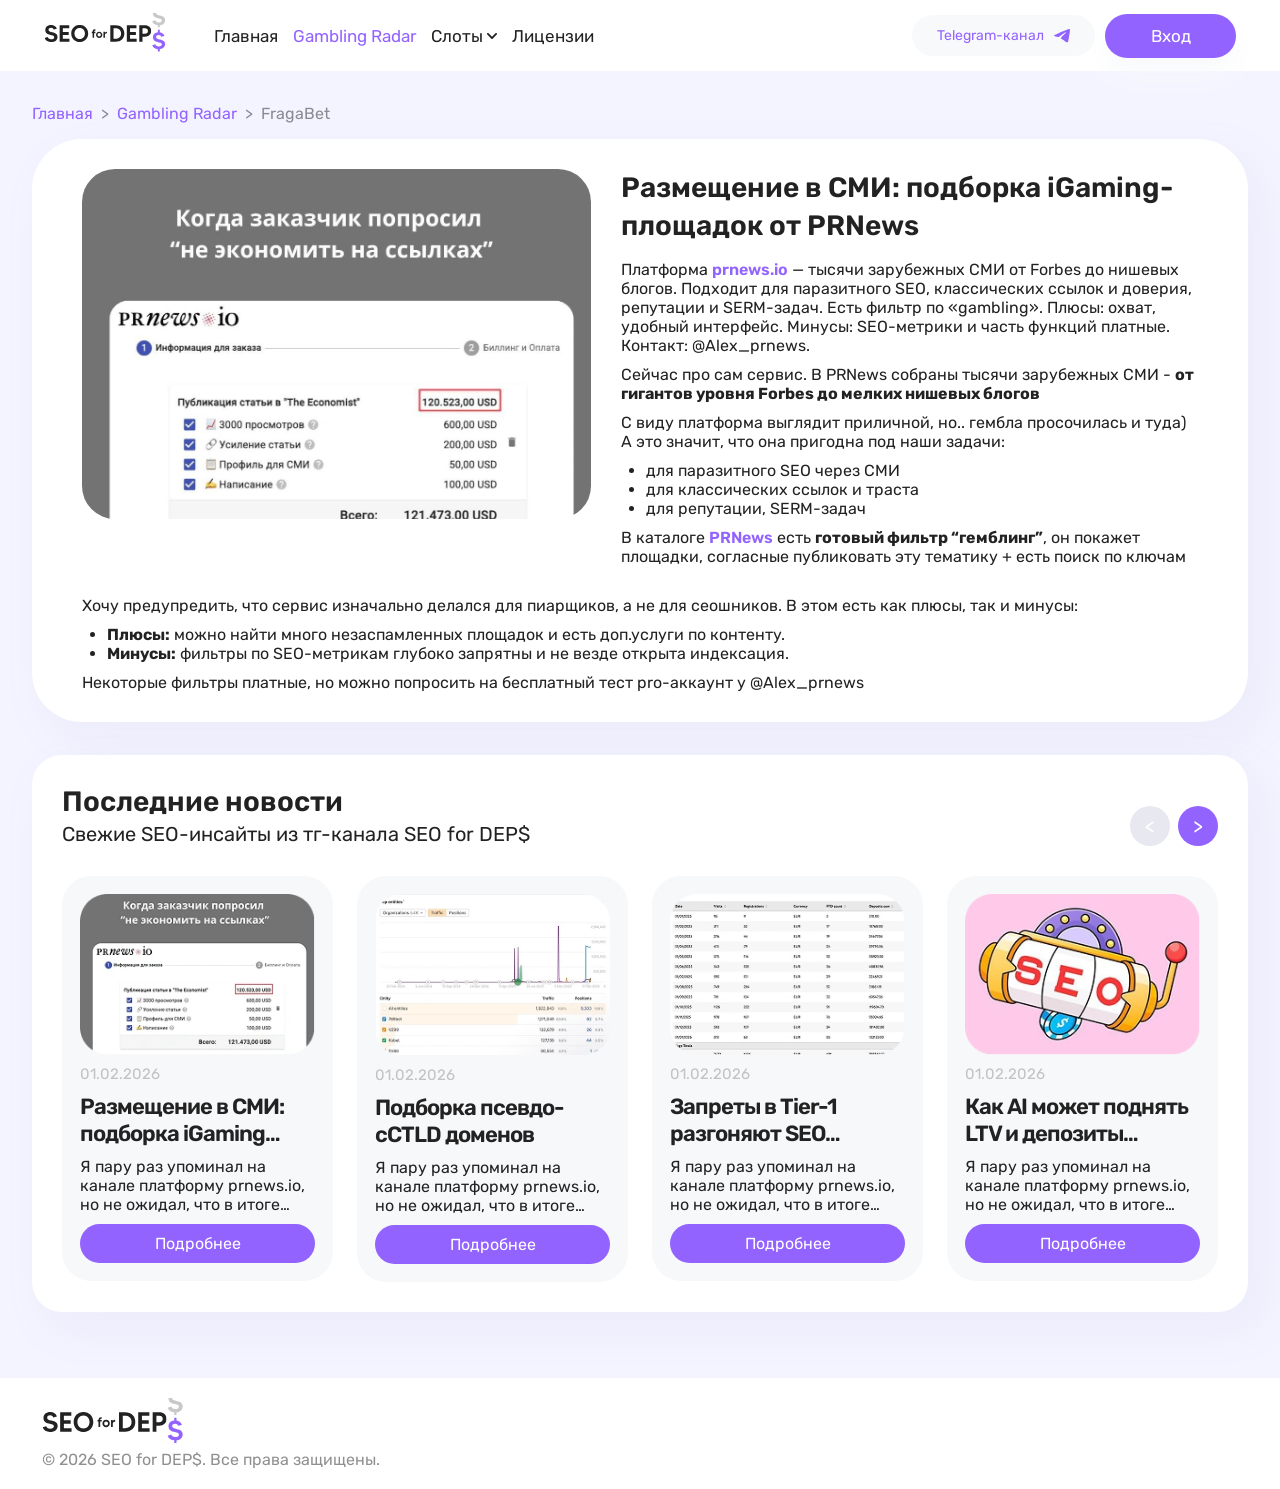
<file: post-full-width.html>
<!DOCTYPE html>
<html lang="ru">
<head>
    <meta charset="UTF-8" />
    <meta name="viewport" content="width=device-width, initial-scale=1.0" />
    <title>FragaBet – SEO for DEP$</title>
    <link rel="icon" href="img/favicon.svg" type="image/svg+xml">
    <link rel="stylesheet" href="styles/swiper-bundle.min.css" />
    <link rel="stylesheet" href="styles/main.css" />
    <link rel="stylesheet" href="styles/header.css" />
    <link rel="stylesheet" href="styles/footer.css" />
    <link rel="stylesheet" href="styles/brands.css" />
    <link rel="stylesheet" href="styles/faq.css" />
    <link rel="stylesheet" href="styles/profile.css" />
    <link rel="stylesheet" href="styles/profile-chart.css" />
    <link rel="stylesheet" href="styles/post.css" />
    <link rel="stylesheet" href="styles/catalog.css" />
    <link rel="stylesheet" href="styles/home.css" />
    <link rel="stylesheet" href="styles/user-profile.css" />
</head>
<body class="page">
    <header class="header">
        <div class="wrap container">
            <a href="index.html" class="logo">
                <img src="img/main-logo.svg" alt="logo">
            </a>
            <div class="headerRight">
                <nav class="nav">
                    <ul class="nav-list">
                        <li class="nav-item">
                            <a href="index.html" class="nav-link">Главная</a>
                        </li>
                        <li class="nav-item">
                            <a href="profile-card.html" class="nav-link active">Gambling Radar</a>
                        </li>
                        <li class="nav-item has-sub">
                            <a href="#" class="nav-link nav-toggle" data-nav-toggle="slots">
                                Слоты
                                <span class="nav-caret">
                                    <svg class="nav-arrow" width="10" height="6" viewBox="0 0 10 6" fill="none" xmlns="http://www.w3.org/2000/svg">
                                        <path d="M1.53244 0.261745L5.00447 3.73378L8.47651 0.261745C8.8255 -0.0872483 9.38926 -0.0872483 9.73825 0.261745C10.0872 0.610738 10.0872 1.1745 9.73825 1.52349L5.63087 5.63087C5.28188 5.97987 4.71812 5.97987 4.36913 5.63087L0.261745 1.52349C-0.0872483 1.1745 -0.0872483 0.610738 0.261745 0.261745C0.610738 -0.0782998 1.18345 -0.0872483 1.53244 0.261745Z" fill="#222222"/>
                                        </svg>
                                </span>
                            </a>
                            <ul class="nav-sub">
                                <li><a href="#" class="nav-sub-link">Новые релизы</a></li>
                                <li><a href="#" class="nav-sub-link">Каталог игр</a></li>
                                <li><a href="#" class="nav-sub-link">Провайдеры</a></li>
                                <li><a href="#" class="nav-sub-link">Тренды</a></li>
                                <li><a href="#" class="nav-sub-link">Источники мониторинга</a></li>
                            </ul>
                        </li>
                        <li class="nav-item">
                            <a href="#" class="nav-link">Лицензии</a>
                        </li>
                    </ul>
                </nav>
                <div class="actions">
                    <a href="https://t.me/seo_for_deps_bot" class="link" target="_blank" rel="noopener noreferrer">
                        <span>Telegram-канал</span>
                        <svg width="16" height="14" viewBox="0 0 16 14" fill="none" xmlns="http://www.w3.org/2000/svg">
                            <path fill-rule="evenodd" clip-rule="evenodd" d="M1.09957 5.70631C5.39309 3.83567 8.25615 2.60243 9.68863 2.00663C13.7788 0.305422 14.6287 0.00988276 15.1826 0.000102394C15.3045 -0.00202627 15.5769 0.0281781 15.7533 0.171374C16.0151 0.383781 16.0166 0.844838 15.9875 1.14999C15.7659 3.47886 14.8068 9.13036 14.3189 11.7387C14.1124 12.8424 13.7059 13.2125 13.3124 13.2487C12.4571 13.3274 11.8076 12.6835 10.9792 12.1405C9.68299 11.2907 8.95067 10.7618 7.6924 9.93264C6.23829 8.97439 7.18094 8.44775 8.00962 7.58702C8.22652 7.36178 11.9949 3.93411 12.0678 3.62315C12.077 3.58426 12.0854 3.43928 11.9993 3.36276C11.9132 3.28625 11.7861 3.31237 11.6944 3.33319C11.5644 3.36271 9.49359 4.73144 5.48203 7.43933C4.89423 7.84298 4.36184 8.03962 3.88484 8.02932C3.35895 8.01799 2.34743 7.732 1.59543 7.48755C0.673085 7.18775 -0.0599821 7.02919 0.00387797 6.52004C0.0371312 6.25476 0.402341 5.98356 1.09957 5.70631Z" fill="#9363FF"/>
                        </svg>
                    </a>
                    <button class="btn popupOpenBtn" type="button" aria-label="Вход">Вход</button>
                </div>
            </div>
            <button class="burgerBtn" type="button" aria-label="Открыть меню" title="Открыть меню">
                <img class="burger-ico" src="img/burger.svg" alt="burger">
                <img class="cross-ico" src="img/burger-cross.svg" alt="cross">
            </button>
        </div>
    </header>

    <main class="main">
        <div class="wrap container">
            <nav class="breadcrumbs" aria-label="Хлебные крошки">
                <a href="index.html">Главная</a>
                <span class="sep">&gt;</span>
                <a href="#">Gambling Radar</a>
                <span class="sep">&gt;</span>
                <span class="current">FragaBet</span>
            </nav>

            <section class="postSection card">
                <div class="postContentBlock withImg">
                    <img src="img/post-img.webp" alt="post image">
                    <h3 class="postContentTitle">Размещение в СМИ: подборка iGaming-площадок от PRNews</h3>
                    <div class="postContentText ">
                        <p>Платформа <a href="#" target="_blank">prnews.io</a> — тысячи зарубежных СМИ от Forbes до нишевых блогов. Подходит для паразитного SEO, классических ссылок и доверия, репутации и SERM-задач. Есть фильтр по «gambling». Плюсы: охват, удобный интерфейс. Минусы: SEO-метрики и часть функций платные. Контакт: @Alex_prnews.</p>
                        <p>Сейчас про сам сервис. В PRNews собраны тысячи зарубежных СМИ - <strong>от гигантов уровня Forbes до мелких нишевых блогов</strong></p>
                        <p>С виду платформа выглядит приличной, но.. гембла просочилась и туда) А это значит, что она пригодна под наши задачи:</p>
                        <ul>
                            <li>
                                для паразитного SEO через СМИ
                            </li>
                            <li>
                                для классических ссылок и траста
                            </li>
                            <li>
                                для репутации, SERM-задач
                            </li>
                        </ul>
                        <p>В каталоге <a href="#" target="_blank">PRNews</a> есть <strong>готовый фильтр “гемблинг”</strong>, он покажет площадки, согласные публиковать эту тематику + есть поиск по ключам</p>
                    </div>
                    <div class="postContentText">
                        <p>
                            Хочу предупредить, что сервис изначально делался для пиарщиков, а не для сеошников. В этом есть как плюсы, так и минусы:
                        </p>
                        <ul>
                            <li>
                                <strong>Плюсы:</strong> можно найти много незаспамленных площадок и есть доп.услуги по контенту.
                            </li>
                            <li>
                                <strong>Минусы:</strong> фильтры по SEO-метрикам глубоко запрятны и не везде открыта индексация.
                            </li>
                        </ul>
                        <p>
                            Некоторые фильтры платные, но можно попросить на бесплатный тест pro-аккаунт у @Alex_prnews
                        </p>
                    </div>
                </div>
            </section>

            <section class="postSlider card" id="postSlider">
                <div class="sliderHeader">
                    <div class="sliderTitles">
                        <h2 class="postSliderTitle">Последние новости</h2>
                        <p class="postSliderSubtitle">Свежие SEO-инсайты из тг-канала SEO for DEP$</p>
                    </div>
                    <div class="postSliderNav">
                        <button type="button" class="postSliderPrev" aria-label="Назад">&lt;</button>
                        <button type="button" class="postSliderNext" aria-label="Вперёд">&gt;</button>
                    </div>
                </div>
                <div class="postSliderTrack">
                    <div class="swiper">
                        <div class="swiper-wrapper">
                            <div class="swiper-slide">
                                <div class="postSlideCard">
                                    <img src="img/article-img-1.webp" alt="PRNEWS.io">
                                    <span class="postSlideDate">01.02.2026</span>
                                    <h3 class="postSlideTitle">Размещение в СМИ: подборка iGaming…</h3>
                                    <p class="postSlideExcerpt">Я пару раз упоминал на канале платформу prnews.io, но не ожидал, что в итоге…</p>
                                    <a href="#" class="btn postSlideBtn">Подробнее</a>
                                </div>
                            </div>
                            <div class="swiper-slide">
                                <div class="postSlideCard">
                                    <img src="img/article-img-2.webp" alt="График Organization vs Traffic">
                                    <span class="postSlideDate">01.02.2026</span>
                                    <h3 class="postSlideTitle">Подборка псевдо-cCTLD доменов</h3>
                                    <p class="postSlideExcerpt">Я пару раз упоминал на канале платформу prnews.io, но не ожидал, что в итоге…</p>
                                    <a href="#" class="btn postSlideBtn">Подробнее</a>
                                </div>
                            </div>
                            <div class="swiper-slide">
                                <div class="postSlideCard">
                                    <img src="img/article-img-3.webp" alt="Таблица Key, Currency, Deposits">
                                    <span class="postSlideDate">01.02.2026</span>
                                    <h3 class="postSlideTitle">Запреты в Tier-1 разгоняют SEO…</h3>
                                    <p class="postSlideExcerpt">Я пару раз упоминал на канале платформу prnews.io, но не ожидал, что в итоге…</p>
                                    <a href="#" class="btn postSlideBtn">Подробнее</a>
                                </div>
                            </div>
                            <div class="swiper-slide">
                                <div class="postSlideCard">
                                    <img src="img/article-img-4.webp" alt="AI и LTV депозиты">
                                    <span class="postSlideDate">01.02.2026</span>
                                    <h3 class="postSlideTitle">Как AI может поднять LTV и депозиты…</h3>
                                    <p class="postSlideExcerpt">Я пару раз упоминал на канале платформу prnews.io, но не ожидал, что в итоге…</p>
                                    <a href="#" class="btn postSlideBtn">Подробнее</a>
                                </div>
                            </div>
                            <div class="swiper-slide">
                                <div class="postSlideCard">
                                    <img src="img/article-img-1.webp" alt="PRNEWS.io">
                                    <span class="postSlideDate">01.02.2026</span>
                                    <h3 class="postSlideTitle">Размещение в СМИ: подборка iGaming…</h3>
                                    <p class="postSlideExcerpt">Я пару раз упоминал на канале платформу prnews.io, но не ожидал, что в итоге…</p>
                                    <a href="#" class="btn postSlideBtn">Подробнее</a>
                                </div>
                            </div>
                            <div class="swiper-slide">
                                <div class="postSlideCard">
                                    <img src="img/article-img-2.webp" alt="График Organization vs Traffic">
                                    <span class="postSlideDate">01.02.2026</span>
                                    <h3 class="postSlideTitle">Подборка псевдо-cCTLD доменов</h3>
                                    <p class="postSlideExcerpt">Я пару раз упоминал на канале платформу prnews.io, но не ожидал, что в итоге…</p>
                                    <a href="#" class="btn postSlideBtn">Подробнее</a>
                                </div>
                            </div>
                            <div class="swiper-slide">
                                <div class="postSlideCard">
                                    <img src="img/article-img-3.webp" alt="Таблица Key, Currency, Deposits">
                                    <span class="postSlideDate">01.02.2026</span>
                                    <h3 class="postSlideTitle">Запреты в Tier-1 разгоняют SEO…</h3>
                                    <p class="postSlideExcerpt">Я пару раз упоминал на канале платформу prnews.io, но не ожидал, что в итоге…</p>
                                    <a href="#" class="btn postSlideBtn">Подробнее</a>
                                </div>
                            </div>
                            <div class="swiper-slide">
                                <div class="postSlideCard">
                                    <img src="img/article-img-4.webp" alt="AI и LTV депозиты">
                                    <span class="postSlideDate">01.02.2026</span>
                                    <h3 class="postSlideTitle">Как AI может поднять LTV и депозиты…</h3>
                                    <p class="postSlideExcerpt">Я пару раз упоминал на канале платформу prnews.io, но не ожидал, что в итоге…</p>
                                    <a href="#" class="btn postSlideBtn">Подробнее</a>
                                </div>
                            </div>
                        </div>
                    </div>
                </div>

                <div class="postSliderFooter">
                    <div class="postSliderNav">
                        <button type="button" class="postSliderPrev" aria-label="Назад">&lt;</button>
                        <button type="button" class="postSliderNext" aria-label="Вперёд">&gt;</button>
                    </div>
                </div>
            </section>
        </div>
    </main>

    <footer class="footer">
        <div class="container">
            <div class="logo">
                <img src="img/main-logo.svg" alt="logo">
            </div>
            <p class="copy">© 2026 SEO for DEP$. Все права защищены.</p>
        </div>
    </footer>

    <div class="popupOverlay" id="loginPopup" aria-hidden="true">
        <div class="popupModal" role="dialog" aria-modal="true" aria-labelledby="loginPopupTitle">
            <button class="popupCloseBtn" type="button" aria-label="Закрыть" data-popup-close>
                <img src="img/icon-close-popup.svg" alt="close">
            </button>
            <h3 class="popupTitle" id="loginPopupTitle">Войти</h3>
            <p class="popupText">После нажатия кнопки вы перейдете в диалог с нашим ботом <span class="popupAccent">@seo_for_deps_bot</span></p>
            <p class="popupText">В диалоге с ботом нажмите кнопку <span class="popupAccent">START</span></p>
            <a class="btn primary popupActionBtn" href="https://t.me/seo_for_deps_bot" target="_blank" rel="noopener noreferrer">
                Войти через Telegram-бота
            </a>
        </div>
    </div>

    <script src="scripts/main.js"></script>
    <script src="scripts/swiper-bundle.min.js"></script>
</body>
</html>
</file>
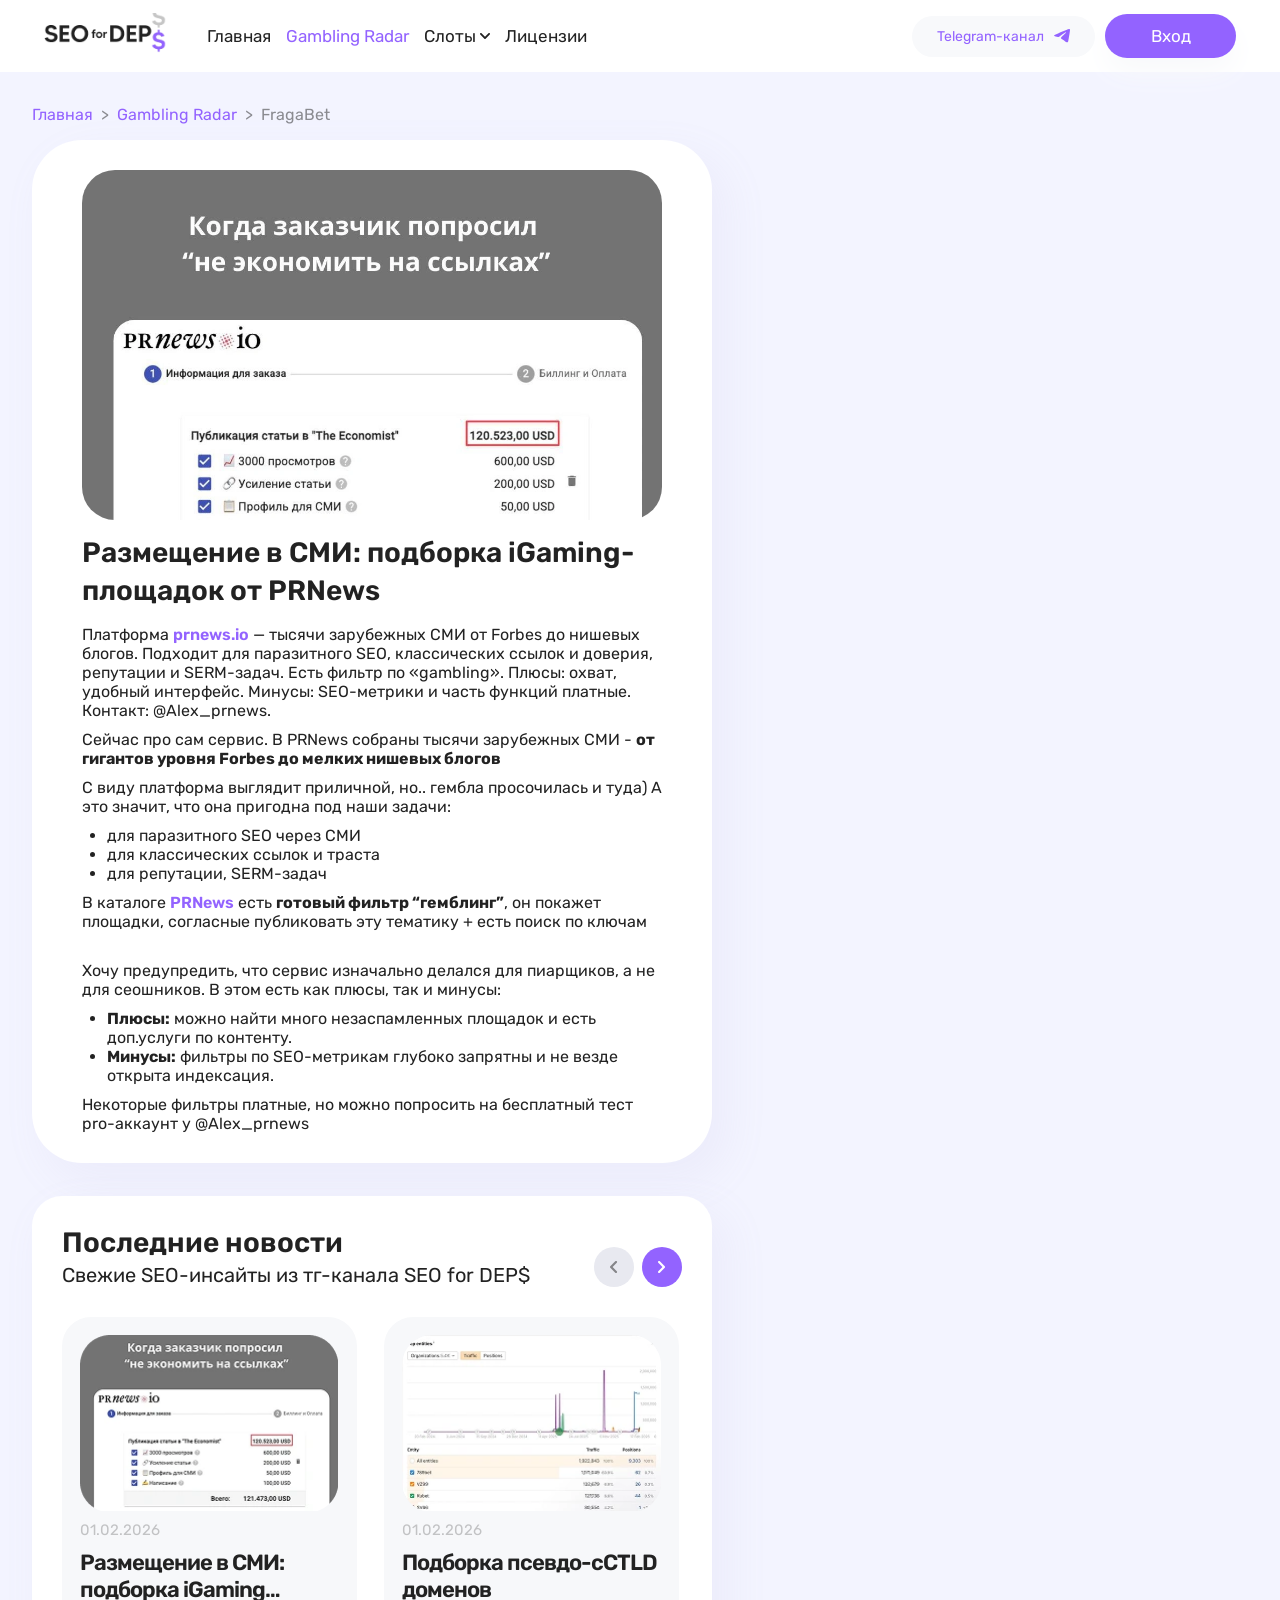
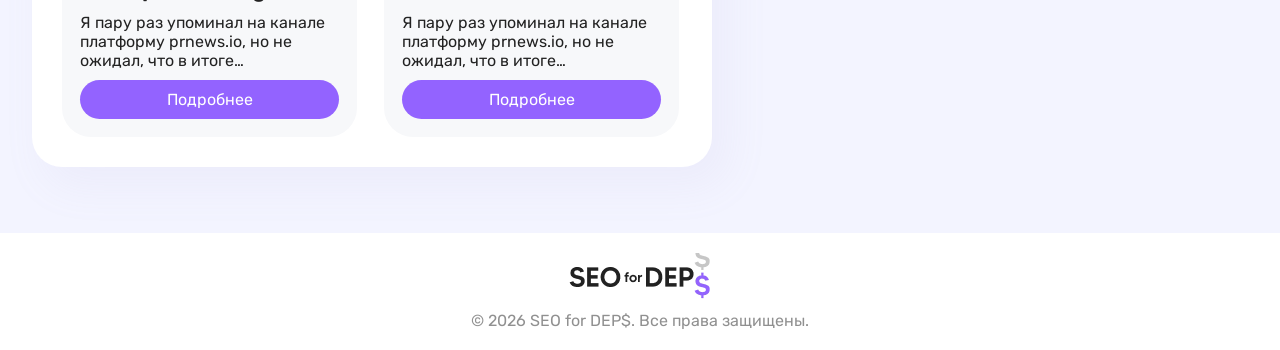
<file: post.html>
<!DOCTYPE html>
<html lang="ru">
<head>
    <meta charset="UTF-8" />
    <meta name="viewport" content="width=device-width, initial-scale=1.0" />
    <title>FragaBet – SEO for DEP$</title>
    <link rel="icon" href="img/favicon.svg" type="image/svg+xml">
    <link rel="stylesheet" href="styles/swiper-bundle.min.css" />
    <link rel="stylesheet" href="styles/main.css" />
    <link rel="stylesheet" href="styles/header.css" />
    <link rel="stylesheet" href="styles/footer.css" />
    <link rel="stylesheet" href="styles/brands.css" />
    <link rel="stylesheet" href="styles/faq.css" />
    <link rel="stylesheet" href="styles/profile.css" />
    <link rel="stylesheet" href="styles/profile-chart.css" />
    <link rel="stylesheet" href="styles/post.css" />
    <link rel="stylesheet" href="styles/catalog.css" />
    <link rel="stylesheet" href="styles/home.css" />
    <link rel="stylesheet" href="styles/user-profile.css" />
</head>
<body class="page">
    <header class="header">
        <div class="wrap container">
            <a href="index.html" class="logo">
                <img src="img/main-logo.webp" alt="logo">
            </a>
            <div class="headerRight">
                <nav class="nav">
                    <ul class="nav-list">
                        <li class="nav-item">
                            <a href="index.html" class="nav-link">Главная</a>
                        </li>
                        <li class="nav-item">
                            <a href="profile-card.html" class="nav-link active">Gambling Radar</a>
                        </li>
                        <li class="nav-item has-sub">
                            <a href="#" class="nav-link nav-toggle" data-nav-toggle="slots">
                                Слоты
                                <span class="nav-caret">
                                    <svg class="nav-arrow" width="10" height="6" viewBox="0 0 10 6" fill="none" xmlns="http://www.w3.org/2000/svg">
                                        <path d="M1.53244 0.261745L5.00447 3.73378L8.47651 0.261745C8.8255 -0.0872483 9.38926 -0.0872483 9.73825 0.261745C10.0872 0.610738 10.0872 1.1745 9.73825 1.52349L5.63087 5.63087C5.28188 5.97987 4.71812 5.97987 4.36913 5.63087L0.261745 1.52349C-0.0872483 1.1745 -0.0872483 0.610738 0.261745 0.261745C0.610738 -0.0782998 1.18345 -0.0872483 1.53244 0.261745Z" fill="#222222"/>
                                        </svg>
                                </span>
                            </a>
                            <ul class="nav-sub">
                                <li><a href="#" class="nav-sub-link">Новые релизы</a></li>
                                <li><a href="#" class="nav-sub-link">Каталог игр</a></li>
                                <li><a href="#" class="nav-sub-link">Провайдеры</a></li>
                                <li><a href="#" class="nav-sub-link">Тренды</a></li>
                                <li><a href="#" class="nav-sub-link">Источники мониторинга</a></li>
                            </ul>
                        </li>
                        <li class="nav-item">
                            <a href="#" class="nav-link">Лицензии</a>
                        </li>
                    </ul>
                </nav>
                <div class="actions">
                    <a href="https://t.me/seo_for_deps_bot" class="link" target="_blank" rel="noopener noreferrer">
                        <span>Telegram-канал</span>
                        <svg width="16" height="14" viewBox="0 0 16 14" fill="none" xmlns="http://www.w3.org/2000/svg">
                            <path fill-rule="evenodd" clip-rule="evenodd" d="M1.09957 5.70631C5.39309 3.83567 8.25615 2.60243 9.68863 2.00663C13.7788 0.305422 14.6287 0.00988276 15.1826 0.000102394C15.3045 -0.00202627 15.5769 0.0281781 15.7533 0.171374C16.0151 0.383781 16.0166 0.844838 15.9875 1.14999C15.7659 3.47886 14.8068 9.13036 14.3189 11.7387C14.1124 12.8424 13.7059 13.2125 13.3124 13.2487C12.4571 13.3274 11.8076 12.6835 10.9792 12.1405C9.68299 11.2907 8.95067 10.7618 7.6924 9.93264C6.23829 8.97439 7.18094 8.44775 8.00962 7.58702C8.22652 7.36178 11.9949 3.93411 12.0678 3.62315C12.077 3.58426 12.0854 3.43928 11.9993 3.36276C11.9132 3.28625 11.7861 3.31237 11.6944 3.33319C11.5644 3.36271 9.49359 4.73144 5.48203 7.43933C4.89423 7.84298 4.36184 8.03962 3.88484 8.02932C3.35895 8.01799 2.34743 7.732 1.59543 7.48755C0.673085 7.18775 -0.0599821 7.02919 0.00387797 6.52004C0.0371312 6.25476 0.402341 5.98356 1.09957 5.70631Z" fill="#9363FF"/>
                        </svg>
                    </a>
                    <button class="btn popupOpenBtn" type="button" aria-label="Вход">Вход</button>
                </div>
            </div>
            <button class="burgerBtn" type="button" aria-label="Открыть меню" title="Открыть меню">
                <img class="burger-ico" src="img/burger.svg" alt="burger">
                <img class="cross-ico" src="img/burger-cross.svg" alt="cross">
            </button>
        </div>
    </header>

    <main class="main">
        <div class="container">
            <nav class="breadcrumbs" aria-label="Хлебные крошки">
                <a href="index.html">Главная</a>
                <span class="sep">&gt;</span>
                <a href="#">Gambling Radar</a>
                <span class="sep">&gt;</span>
                <span class="current">FragaBet</span>
            </nav>

            <div class="pageSeparator">
                <div class="separateBlock default">
                    <section class="postSection card">
                        <div class="postContentBlock withImg">
                            <img src="img/post-img.webp" alt="post image">
                            <h3 class="postContentTitle">Размещение в СМИ: подборка iGaming-площадок от PRNews</h3>
                            <div class="postContentText ">
                                <p>Платформа <a href="#" target="_blank">prnews.io</a> — тысячи зарубежных СМИ от Forbes до нишевых блогов. Подходит для паразитного SEO, классических ссылок и доверия, репутации и SERM-задач. Есть фильтр по «gambling». Плюсы: охват, удобный интерфейс. Минусы: SEO-метрики и часть функций платные. Контакт: @Alex_prnews.</p>
                                <p>Сейчас про сам сервис. В PRNews собраны тысячи зарубежных СМИ - <strong>от гигантов уровня Forbes до мелких нишевых блогов</strong></p>
                                <p>С виду платформа выглядит приличной, но.. гембла просочилась и туда) А это значит, что она пригодна под наши задачи:</p>
                                <ul>
                                    <li>
                                        для паразитного SEO через СМИ
                                    </li>
                                    <li>
                                        для классических ссылок и траста
                                    </li>
                                    <li>
                                        для репутации, SERM-задач
                                    </li>
                                </ul>
                                <p>В каталоге <a href="#" target="_blank">PRNews</a> есть <strong>готовый фильтр “гемблинг”</strong>, он покажет площадки, согласные публиковать эту тематику + есть поиск по ключам</p>
                            </div>
                            <div class="postContentText">
                                <p>
                                    Хочу предупредить, что сервис изначально делался для пиарщиков, а не для сеошников. В этом есть как плюсы, так и минусы:
                                </p>
                                <ul>
                                    <li>
                                        <strong>Плюсы:</strong> можно найти много незаспамленных площадок и есть доп.услуги по контенту.
                                    </li>
                                    <li>
                                        <strong>Минусы:</strong> фильтры по SEO-метрикам глубоко запрятны и не везде открыта индексация.
                                    </li>
                                </ul>
                                <p>
                                    Некоторые фильтры платные, но можно попросить на бесплатный тест pro-аккаунт у @Alex_prnews
                                </p>
                            </div>
                        </div>
                    </section>
        
                    <section class="postSlider card" id="postSlider">
                        <div class="sliderHeader">
                            <div class="sliderTitles">
                                <h2 class="postSliderTitle">Последние новости</h2>
                                <p class="postSliderSubtitle">Свежие SEO-инсайты из тг-канала SEO for DEP$</p>
                            </div>
                            <div class="postSliderNav">
                                <button type="button" class="postSliderPrev" aria-label="Назад">
                                    <svg width="8" height="12" viewBox="0 0 8 12" fill="none" xmlns="http://www.w3.org/2000/svg">
                                        <path d="M6.7572 10.1611L2.59075 5.99463L6.7572 1.82819C7.17599 1.4094 7.17599 0.732885 6.7572 0.314094C6.3384 -0.104699 5.66189 -0.104699 5.2431 0.314094L0.314242 5.24295C-0.10455 5.66175 -0.10455 6.33825 0.314242 6.75705L5.2431 11.6859C5.66189 12.1047 6.3384 12.1047 6.7572 11.6859C7.16525 11.2671 7.17599 10.5799 6.7572 10.1611Z" fill="white"/>
                                    </svg>
                                </button>
                                <button type="button" class="postSliderNext" aria-label="Вперёд">
                                    <svg width="8" height="12" viewBox="0 0 8 12" fill="none" xmlns="http://www.w3.org/2000/svg">
                                        <path d="M0.314094 10.1611L4.48054 5.99463L0.314094 1.82819C-0.104698 1.4094 -0.104698 0.732886 0.314094 0.314095C0.732886 -0.104697 1.4094 -0.104697 1.82819 0.314095L6.75705 5.24295C7.17584 5.66175 7.17584 6.33826 6.75705 6.75705L1.82819 11.6859C1.4094 12.1047 0.732886 12.1047 0.314094 11.6859C-0.0939597 11.2671 -0.104698 10.5799 0.314094 10.1611Z" fill="white"/>
                                    </svg>
                                </button>
                            </div>
                        </div>
                        <div class="postSliderTrack">
                            <div class="swiper">
                                <div class="swiper-wrapper">
                                    <div class="swiper-slide">
                                        <div class="postSlideCard">
                                            <img src="img/article-img-1.webp" alt="PRNEWS.io">
                                            <span class="postSlideDate">01.02.2026</span>
                                            <h3 class="postSlideTitle">Размещение в СМИ: подборка iGaming…</h3>
                                            <p class="postSlideExcerpt">Я пару раз упоминал на канале платформу prnews.io, но не ожидал, что в итоге…</p>
                                            <a href="#" class="btn postSlideBtn">Подробнее</a>
                                        </div>
                                    </div>
                                    <div class="swiper-slide">
                                        <div class="postSlideCard">
                                            <img src="img/article-img-2.webp" alt="График Organization vs Traffic">
                                            <span class="postSlideDate">01.02.2026</span>
                                            <h3 class="postSlideTitle">Подборка псевдо-cCTLD доменов</h3>
                                            <p class="postSlideExcerpt">Я пару раз упоминал на канале платформу prnews.io, но не ожидал, что в итоге…</p>
                                            <a href="#" class="btn postSlideBtn">Подробнее</a>
                                        </div>
                                    </div>
                                    <div class="swiper-slide">
                                        <div class="postSlideCard">
                                            <img src="img/article-img-3.webp" alt="Таблица Key, Currency, Deposits">
                                            <span class="postSlideDate">01.02.2026</span>
                                            <h3 class="postSlideTitle">Запреты в Tier-1 разгоняют SEO…</h3>
                                            <p class="postSlideExcerpt">Я пару раз упоминал на канале платформу prnews.io, но не ожидал, что в итоге…</p>
                                            <a href="#" class="btn postSlideBtn">Подробнее</a>
                                        </div>
                                    </div>
                                    <div class="swiper-slide">
                                        <div class="postSlideCard">
                                            <img src="img/article-img-4.webp" alt="AI и LTV депозиты">
                                            <span class="postSlideDate">01.02.2026</span>
                                            <h3 class="postSlideTitle">Как AI может поднять LTV и депозиты…</h3>
                                            <p class="postSlideExcerpt">Я пару раз упоминал на канале платформу prnews.io, но не ожидал, что в итоге…</p>
                                            <a href="#" class="btn postSlideBtn">Подробнее</a>
                                        </div>
                                    </div>
                                    <div class="swiper-slide">
                                        <div class="postSlideCard">
                                            <img src="img/article-img-1.webp" alt="PRNEWS.io">
                                            <span class="postSlideDate">01.02.2026</span>
                                            <h3 class="postSlideTitle">Размещение в СМИ: подборка iGaming…</h3>
                                            <p class="postSlideExcerpt">Я пару раз упоминал на канале платформу prnews.io, но не ожидал, что в итоге…</p>
                                            <a href="#" class="btn postSlideBtn">Подробнее</a>
                                        </div>
                                    </div>
                                    <div class="swiper-slide">
                                        <div class="postSlideCard">
                                            <img src="img/article-img-2.webp" alt="График Organization vs Traffic">
                                            <span class="postSlideDate">01.02.2026</span>
                                            <h3 class="postSlideTitle">Подборка псевдо-cCTLD доменов</h3>
                                            <p class="postSlideExcerpt">Я пару раз упоминал на канале платформу prnews.io, но не ожидал, что в итоге…</p>
                                            <a href="#" class="btn postSlideBtn">Подробнее</a>
                                        </div>
                                    </div>
                                    <div class="swiper-slide">
                                        <div class="postSlideCard">
                                            <img src="img/article-img-3.webp" alt="Таблица Key, Currency, Deposits">
                                            <span class="postSlideDate">01.02.2026</span>
                                            <h3 class="postSlideTitle">Запреты в Tier-1 разгоняют SEO…</h3>
                                            <p class="postSlideExcerpt">Я пару раз упоминал на канале платформу prnews.io, но не ожидал, что в итоге…</p>
                                            <a href="#" class="btn postSlideBtn">Подробнее</a>
                                        </div>
                                    </div>
                                    <div class="swiper-slide">
                                        <div class="postSlideCard">
                                            <img src="img/article-img-4.webp" alt="AI и LTV депозиты">
                                            <span class="postSlideDate">01.02.2026</span>
                                            <h3 class="postSlideTitle">Как AI может поднять LTV и депозиты…</h3>
                                            <p class="postSlideExcerpt">Я пару раз упоминал на канале платформу prnews.io, но не ожидал, что в итоге…</p>
                                            <a href="#" class="btn postSlideBtn">Подробнее</a>
                                        </div>
                                    </div>
                                </div>
                            </div>
                        </div>
        
                        <div class="postSliderFooter">
                            <div class="postSliderNav">
                                <button type="button" class="postSliderPrev" aria-label="Назад">
                                    <svg width="8" height="12" viewBox="0 0 8 12" fill="none" xmlns="http://www.w3.org/2000/svg">
                                        <path d="M6.7572 10.1611L2.59075 5.99463L6.7572 1.82819C7.17599 1.4094 7.17599 0.732885 6.7572 0.314094C6.3384 -0.104699 5.66189 -0.104699 5.2431 0.314094L0.314242 5.24295C-0.10455 5.66175 -0.10455 6.33825 0.314242 6.75705L5.2431 11.6859C5.66189 12.1047 6.3384 12.1047 6.7572 11.6859C7.16525 11.2671 7.17599 10.5799 6.7572 10.1611Z" fill="white"/>
                                    </svg>
                                </button>
                                <button type="button" class="postSliderNext" aria-label="Вперёд">
                                    <svg width="8" height="12" viewBox="0 0 8 12" fill="none" xmlns="http://www.w3.org/2000/svg">
                                        <path d="M0.314094 10.1611L4.48054 5.99463L0.314094 1.82819C-0.104698 1.4094 -0.104698 0.732886 0.314094 0.314095C0.732886 -0.104697 1.4094 -0.104697 1.82819 0.314095L6.75705 5.24295C7.17584 5.66175 7.17584 6.33826 6.75705 6.75705L1.82819 11.6859C1.4094 12.1047 0.732886 12.1047 0.314094 11.6859C-0.0939597 11.2671 -0.104698 10.5799 0.314094 10.1611Z" fill="white"/>
                                    </svg>
                                </button>
                            </div>
                        </div>
                    </section>
                </div>
            </div>
        </div>
    </main>

    <footer class="footer">
        <div class="wrap container">
            <div class="logo">
                <img src="img/main-logo.webp" alt="logo">
            </div>
            <p class="copy">© 2026 SEO for DEP$. Все права защищены.</p>
        </div>
    </footer>

    <div class="popupOverlay" id="loginPopup" aria-hidden="true">
        <div class="popupModal" role="dialog" aria-modal="true" aria-labelledby="loginPopupTitle">
            <button class="popupCloseBtn" type="button" aria-label="Закрыть" data-popup-close>
                <img src="img/icon-close-popup.svg" alt="close">
            </button>
            <h3 class="popupTitle" id="loginPopupTitle">Войти</h3>
            <p class="popupText">После нажатия кнопки вы перейдете в диалог с нашим ботом <span class="popupAccent">@seo_for_deps_bot</span></p>
            <p class="popupText">В диалоге с ботом нажмите кнопку <span class="popupAccent">START</span></p>
            <a class="btn primary popupActionBtn" href="https://t.me/seo_for_deps_bot" target="_blank" rel="noopener noreferrer">
                Войти через Telegram-бота
            </a>
        </div>
    </div>

    <script src="scripts/main.js"></script>
    <script src="scripts/swiper-bundle.min.js"></script>
</body>
</html>
</file>
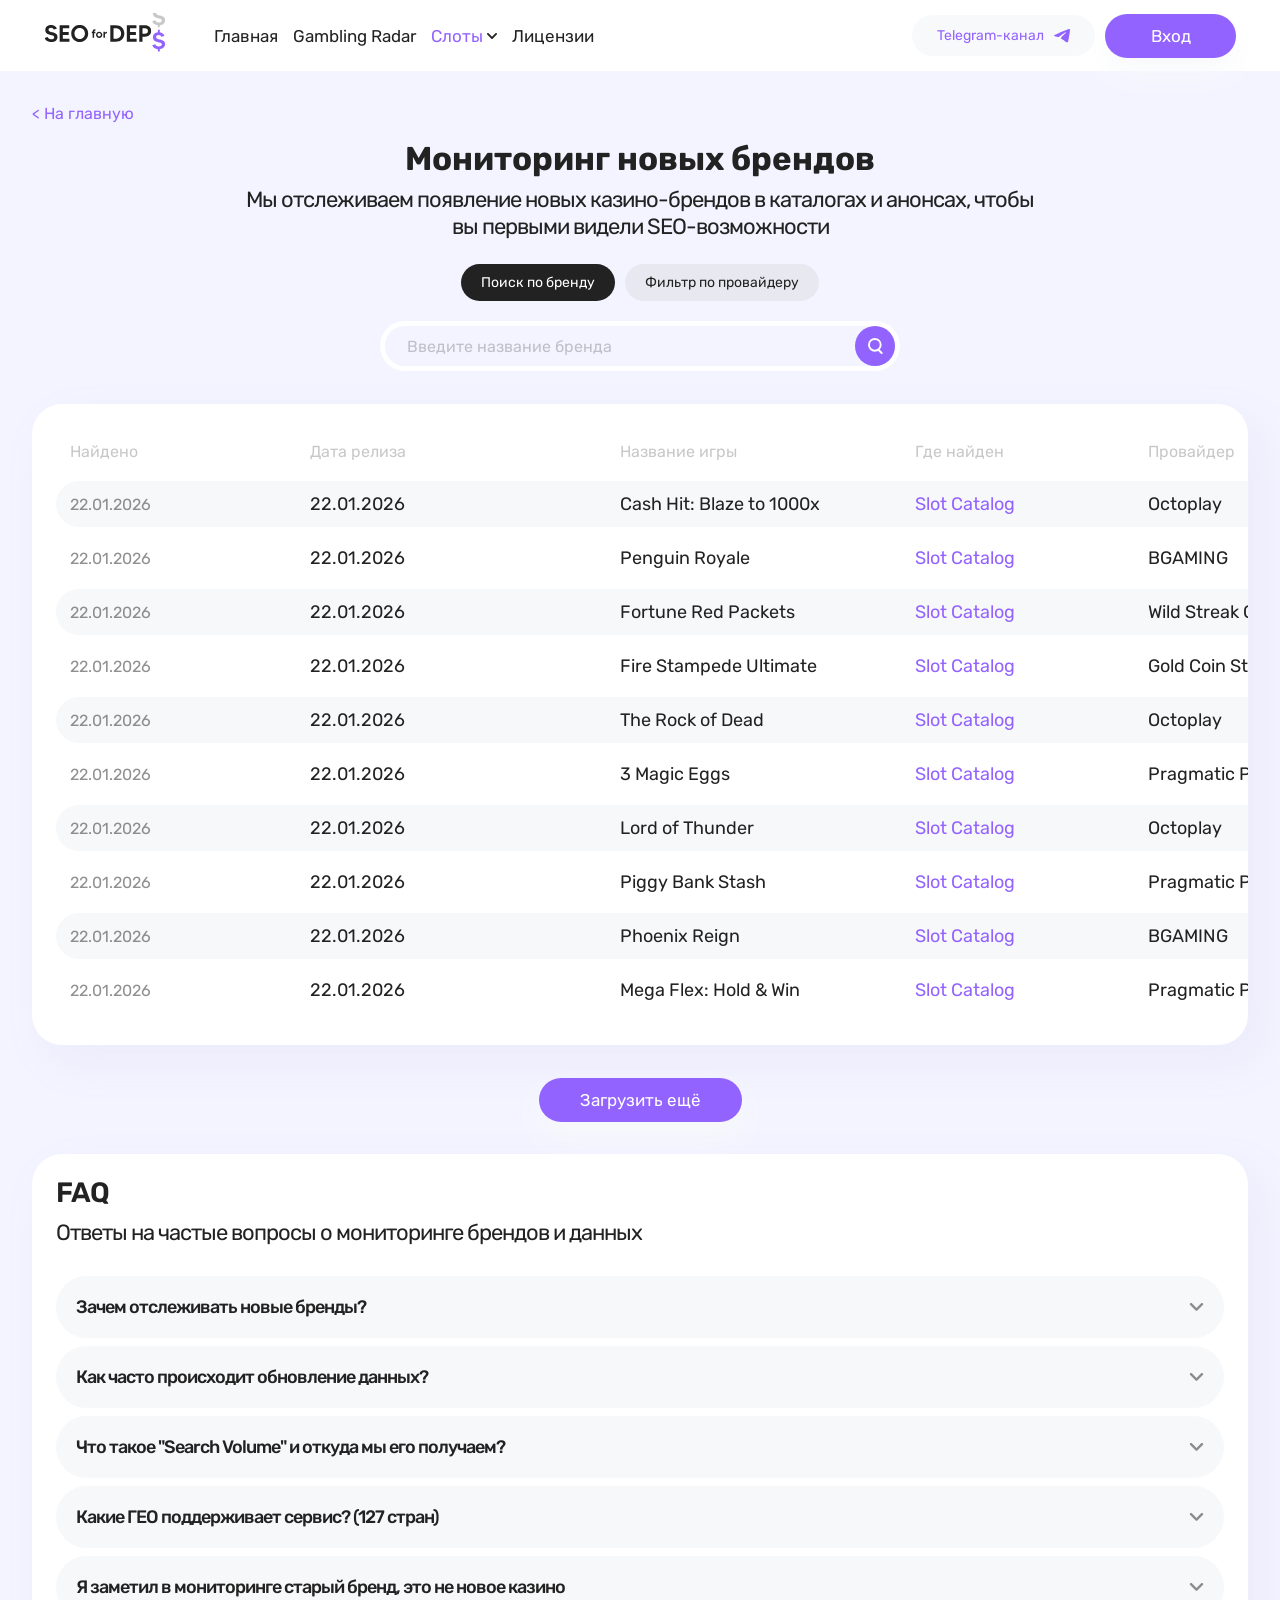
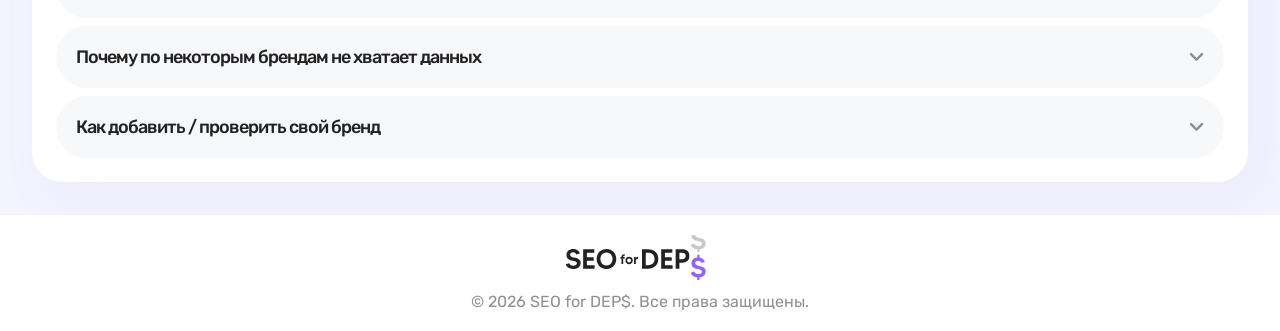
<file: slots.html>
<!DOCTYPE html>
<html lang="ru">
<head>
    <meta charset="UTF-8" />
    <meta name="viewport" content="width=device-width, initial-scale=1.0" />
    <title>SEO for DEP$ – Мониторинг новых брендов</title>
    <link rel="icon" href="img/favicon.svg" type="image/svg+xml">
    <link rel="stylesheet" href="styles/swiper-bundle.min.css" />
    <link rel="stylesheet" href="styles/main.css" />
    <link rel="stylesheet" href="styles/header.css" />
    <link rel="stylesheet" href="styles/footer.css" />
    <link rel="stylesheet" href="styles/brands.css" />
    <link rel="stylesheet" href="styles/faq.css" />
    <link rel="stylesheet" href="styles/profile.css" />
    <link rel="stylesheet" href="styles/profile-chart.css" />
    <link rel="stylesheet" href="styles/post.css" />
    <link rel="stylesheet" href="styles/catalog.css" />
    <link rel="stylesheet" href="styles/home.css" />
    <link rel="stylesheet" href="styles/user-profile.css" />
</head>
<body class="page">
    <header class="header">
        <div class="wrap container">
            <a href="index.html" class="logo">
                <img src="img/main-logo.svg" alt="logo">
            </a>
            <div class="headerRight">
                <nav class="nav">
                    <ul class="nav-list">
                        <li class="nav-item">
                            <a href="index.html" class="nav-link">Главная</a>
                        </li>
                        <li class="nav-item">
                            <a href="profile-card.html" class="nav-link">Gambling Radar</a>
                        </li>
                        <li class="nav-item has-sub">
                            <a href="#" class="nav-link nav-toggle active" data-nav-toggle="slots">
                                Слоты
                                <span class="nav-caret">
                                    <svg class="nav-arrow" width="10" height="6" viewBox="0 0 10 6" fill="none" xmlns="http://www.w3.org/2000/svg">
                                        <path d="M1.53244 0.261745L5.00447 3.73378L8.47651 0.261745C8.8255 -0.0872483 9.38926 -0.0872483 9.73825 0.261745C10.0872 0.610738 10.0872 1.1745 9.73825 1.52349L5.63087 5.63087C5.28188 5.97987 4.71812 5.97987 4.36913 5.63087L0.261745 1.52349C-0.0872483 1.1745 -0.0872483 0.610738 0.261745 0.261745C0.610738 -0.0782998 1.18345 -0.0872483 1.53244 0.261745Z" fill="#222222"/>
                                        </svg>
                                </span>
                            </a>
                            <ul class="nav-sub">
                                <li><a href="#" class="nav-sub-link">Новые релизы</a></li>
                                <li><a href="#" class="nav-sub-link">Каталог игр</a></li>
                                <li><a href="#" class="nav-sub-link">Провайдеры</a></li>
                                <li><a href="#" class="nav-sub-link">Тренды</a></li>
                                <li><a href="#" class="nav-sub-link">Источники мониторинга</a></li>
                            </ul>
                        </li>
                        <li class="nav-item">
                            <a href="#" class="nav-link">Лицензии</a>
                        </li>
                    </ul>
                </nav>
                <div class="actions">
                    <a href="https://t.me/seo_for_deps_bot" class="link" target="_blank" rel="noopener noreferrer">
                        <span>Telegram-канал</span>
                        <svg width="16" height="14" viewBox="0 0 16 14" fill="none" xmlns="http://www.w3.org/2000/svg">
                            <path fill-rule="evenodd" clip-rule="evenodd" d="M1.09957 5.70631C5.39309 3.83567 8.25615 2.60243 9.68863 2.00663C13.7788 0.305422 14.6287 0.00988276 15.1826 0.000102394C15.3045 -0.00202627 15.5769 0.0281781 15.7533 0.171374C16.0151 0.383781 16.0166 0.844838 15.9875 1.14999C15.7659 3.47886 14.8068 9.13036 14.3189 11.7387C14.1124 12.8424 13.7059 13.2125 13.3124 13.2487C12.4571 13.3274 11.8076 12.6835 10.9792 12.1405C9.68299 11.2907 8.95067 10.7618 7.6924 9.93264C6.23829 8.97439 7.18094 8.44775 8.00962 7.58702C8.22652 7.36178 11.9949 3.93411 12.0678 3.62315C12.077 3.58426 12.0854 3.43928 11.9993 3.36276C11.9132 3.28625 11.7861 3.31237 11.6944 3.33319C11.5644 3.36271 9.49359 4.73144 5.48203 7.43933C4.89423 7.84298 4.36184 8.03962 3.88484 8.02932C3.35895 8.01799 2.34743 7.732 1.59543 7.48755C0.673085 7.18775 -0.0599821 7.02919 0.00387797 6.52004C0.0371312 6.25476 0.402341 5.98356 1.09957 5.70631Z" fill="#9363FF"/>
                        </svg>
                    </a>
                    <button class="btn popupOpenBtn" type="button" aria-label="Вход">Вход</button>
                </div>
            </div>
            <button class="burgerBtn" type="button" aria-label="Открыть меню" title="Открыть меню">
                <img class="burger-ico" src="img/burger.svg" alt="burger">
                <img class="cross-ico" src="img/burger-cross.svg" alt="cross">
            </button>
        </div>
    </header>

    <main class="main">
        <section class="container">
            <section class="heroSection">
                <nav class="breadcrumbs" aria-label="Хлебные крошки">
                    <a href="index.html">&lt; На главную</a>
                </nav>

                <div class="content">
                    <h1 class="title">Мониторинг новых брендов</h1>
                    <p class="subtitle">
                        Мы отслеживаем появление новых казино-брендов в каталогах и анонсах,
                        чтобы вы первыми видели SEO-возможности
                    </p>
                </div>

                <div class="controlsWrap">
                    <div class="tabs">
                        <button class="tab active" type="button" data-mode="brand">Поиск по бренду</button>
                        <button class="tab" type="button" data-mode="provider">Фильтр по провайдеру</button>
                    </div>
                    
                    <div class="searchWrapper">
                        <div class="searchBlock">
                            <div class="search">
                                <input
                                    type="text"
                                    class="input"
                                    placeholder="Введите название бренда"
                                    autocomplete="off"
                                />
                                <button class="searchBtn" type="button" aria-label="Найти">
                                    <span class="iconSearch" aria-hidden="true">
                                        <img src="img/icon-search.svg" alt="search">
                                    </span>
                                    <span class="iconSearchArrow" aria-hidden="true">
                                        <img src="img/icon-search-arrow.svg" alt="arrow-down">
                                    </span>
                                </button>
                            </div>
                            <div class="geoDropdown" role="listbox" aria-hidden="true" tabindex="-1">
                                <ul class="geoList"></ul>
                            </div>
                        </div>
                        <button class="reset" type="button" aria-label="Сброс" title="Сброс">
                            <div class="crossBtn">
                                <img src="img/icon-search-cross.svg" alt="cross">
                            </div>
                            <span>Сброс</span>
                        </button>
                    </div>
                </div>
            </section>

            <section class="brands">
                <div class="wrap card desktop">
                    <table>
                        <thead>
                            <tr>
                                <th>
                                    Найдено
                                </th>
                                <th>
                                    Дата релиза
                                </th>
                                <th>
                                    Название игры
                                </th>
                                <th>
                                    Где найден
                                </th>
                                <th>
                                    Провайдер
                                </th>
                            </tr>
                        </thead>
                        <tbody>
                            <tr>
                                <td>22.01.2026</td>
                                <td>22.01.2026</td>
                                <td>Cash Hit: Blaze to 1000x</td>
                                <td><a href="#">Slot Catalog</a></td>
                                <td>Octoplay</td>
                            </tr>
                            <tr>
                                <td>22.01.2026</td>
                                <td>22.01.2026</td>
                                <td>Penguin Royale</td>
                                <td><a href="#">Slot Catalog</a></td>
                                <td>BGAMING</td>
                            </tr>
                            <tr>
                                <td>22.01.2026</td>
                                <td>22.01.2026</td>
                                <td>Fortune Red Packets</td>
                                <td><a href="#">Slot Catalog</a></td>
                                <td>Wild Streak Gaming</td>
                            </tr>
                            <tr>
                                <td>22.01.2026</td>
                                <td>22.01.2026</td>
                                <td>Fire Stampede Ultimate</td>
                                <td><a href="#">Slot Catalog</a></td>
                                <td>Gold Coin Studios</td>
                            </tr>
                            <tr>
                                <td>22.01.2026</td>
                                <td>22.01.2026</td>
                                <td>The Rock of Dead</td>
                                <td><a href="#">Slot Catalog</a></td>
                                <td>Octoplay</td>
                            </tr>
                            <tr>
                                <td>22.01.2026</td>
                                <td>22.01.2026</td>
                                <td>3 Magic Eggs</td>
                                <td><a href="#">Slot Catalog</a></td>
                                <td>Pragmatic Play</td>
                            </tr>
                            <tr>
                                <td>22.01.2026</td>
                                <td>22.01.2026</td>
                                <td>Lord of Thunder</td>
                                <td><a href="#">Slot Catalog</a></td>
                                <td>Octoplay</td>
                            </tr>
                            <tr>
                                <td>22.01.2026</td>
                                <td>22.01.2026</td>
                                <td>Piggy Bank Stash</td>
                                <td><a href="#">Slot Catalog</a></td>
                                <td>Pragmatic Play</td>
                            </tr>
                            <tr>
                                <td>22.01.2026</td>
                                <td>22.01.2026</td>
                                <td>Phoenix Reign</td>
                                <td><a href="#">Slot Catalog</a></td>
                                <td>BGAMING</td>
                            </tr>
                            <tr>
                                <td>22.01.2026</td>
                                <td>22.01.2026</td>
                                <td>Mega Flex: Hold & Win</td>
                                <td><a href="#">Slot Catalog</a></td>
                                <td>Pragmatic Play</td>
                            </tr>
                        </tbody>
                    </table>
                </div>
                <div class="wrap card mobile">
                    <div class="brandCardsList">
                        <article class="brandCard">
                            <div class="brandCardHeader">
                                <a href="#" class="brandCardName">FragaBet</a>
                                <time class="brandCardDate" datetime="2026-01-22">22.01.2026</time>
                            </div>
                            <div class="brandCardSection">
                                <span class="brandCardLabel">Дата релиза</span>
                                <p class="brandCardValue">22.01.2026</p>
                            </div>
                            <div class="brandCardSection">
                                <span class="brandCardLabel">Название игры</span>
                                <p class="brandCardValue">Cash Hit: Blaze to 1000x</p>
                            </div>
                            <div class="brandCardSection">
                                <span class="brandCardLabel">Провайдер</span>
                                <p class="brandCardValue">Octoplay</p>
                            </div>
                        </article>
                        <article class="brandCard">
                            <div class="brandCardHeader">
                                <a href="#" class="brandCardName">FragaBet</a>
                                <time class="brandCardDate" datetime="2026-01-22">22.01.2026</time>
                            </div>
                            <div class="brandCardSection">
                                <span class="brandCardLabel">Дата релиза</span>
                                <p class="brandCardValue">20.01.2026</p>
                            </div>
                            <div class="brandCardSection">
                                <span class="brandCardLabel">Название игры</span>
                                <p class="brandCardValue">Penguin Royale</p>
                            </div>
                            <div class="brandCardSection">
                                <span class="brandCardLabel">Провайдер</span>
                                <p class="brandCardValue">NowNow Gaming</p>
                            </div>
                        </article>
                        <article class="brandCard">
                            <div class="brandCardHeader">
                                <a href="#" class="brandCardName">FragaBet</a>
                                <time class="brandCardDate" datetime="2026-01-22">22.01.2026</time>
                            </div>
                            <div class="brandCardSection">
                                <span class="brandCardLabel">Дата релиза</span>
                                <p class="brandCardValue">22.01.2026</p>
                            </div>
                            <div class="brandCardSection">
                                <span class="brandCardLabel">Название игры</span>
                                <p class="brandCardValue">Fortune Red Packets</p>
                            </div>
                            <div class="brandCardSection">
                                <span class="brandCardLabel">Провайдер</span>
                                <p class="brandCardValue">BGAMING</p>
                            </div>
                        </article>
                        <article class="brandCard">
                            <div class="brandCardHeader">
                                <a href="#" class="brandCardName">FragaBet</a>
                                <time class="brandCardDate" datetime="2026-01-22">22.01.2026</time>
                            </div>
                            <div class="brandCardSection">
                                <span class="brandCardLabel">Дата релиза</span>
                                <p class="brandCardValue">22.01.2026</p>
                            </div>
                            <div class="brandCardSection">
                                <span class="brandCardLabel">Название игры</span>
                                <p class="brandCardValue">Fire Stampede Ultimate</p>
                            </div>
                            <div class="brandCardSection">
                                <span class="brandCardLabel">Провайдер</span>
                                <p class="brandCardValue">Wild Streak Gaming</p>
                            </div>
                        </article>
                        <article class="brandCard">
                            <div class="brandCardHeader">
                                <a href="#" class="brandCardName">FragaBet</a>
                                <time class="brandCardDate" datetime="2026-01-22">22.01.2026</time>
                            </div>
                            <div class="brandCardSection">
                                <span class="brandCardLabel">Дата релиза</span>
                                <p class="brandCardValue">22.01.2026</p>
                            </div>
                            <div class="brandCardSection">
                                <span class="brandCardLabel">Название игры</span>
                                <p class="brandCardValue">The Rock of Dead</p>
                            </div>
                            <div class="brandCardSection">
                                <span class="brandCardLabel">Провайдер</span>
                                <p class="brandCardValue">Gold Coin Studios</p>
                            </div>
                        </article>
                        <article class="brandCard">
                            <div class="brandCardHeader">
                                <a href="#" class="brandCardName">FragaBet</a>
                                <time class="brandCardDate" datetime="2026-01-22">22.01.2026</time>
                            </div>
                            <div class="brandCardSection">
                                <span class="brandCardLabel">Дата релиза</span>
                                <p class="brandCardValue">22.01.2026</p>
                            </div>
                            <div class="brandCardSection">
                                <span class="brandCardLabel">Название игры</span>
                                <p class="brandCardValue">Cash Hit: Blaze to 1000x</p>
                            </div>
                            <div class="brandCardSection">
                                <span class="brandCardLabel">Провайдер</span>
                                <p class="brandCardValue">Octoplay</p>
                            </div>
                        </article>
                        <article class="brandCard">
                            <div class="brandCardHeader">
                                <a href="#" class="brandCardName">FragaBet</a>
                                <time class="brandCardDate" datetime="2026-01-22">22.01.2026</time>
                            </div>
                            <div class="brandCardSection">
                                <span class="brandCardLabel">Дата релиза</span>
                                <p class="brandCardValue">20.01.2026</p>
                            </div>
                            <div class="brandCardSection">
                                <span class="brandCardLabel">Название игры</span>
                                <p class="brandCardValue">Penguin Royale</p>
                            </div>
                            <div class="brandCardSection">
                                <span class="brandCardLabel">Провайдер</span>
                                <p class="brandCardValue">NowNow Gaming</p>
                            </div>
                        </article>
                        <article class="brandCard">
                            <div class="brandCardHeader">
                                <a href="#" class="brandCardName">FragaBet</a>
                                <time class="brandCardDate" datetime="2026-01-22">22.01.2026</time>
                            </div>
                            <div class="brandCardSection">
                                <span class="brandCardLabel">Дата релиза</span>
                                <p class="brandCardValue">22.01.2026</p>
                            </div>
                            <div class="brandCardSection">
                                <span class="brandCardLabel">Название игры</span>
                                <p class="brandCardValue">Fortune Red Packets</p>
                            </div>
                            <div class="brandCardSection">
                                <span class="brandCardLabel">Провайдер</span>
                                <p class="brandCardValue">BGAMING</p>
                            </div>
                        </article>
                        <article class="brandCard">
                            <div class="brandCardHeader">
                                <a href="#" class="brandCardName">FragaBet</a>
                                <time class="brandCardDate" datetime="2026-01-22">22.01.2026</time>
                            </div>
                            <div class="brandCardSection">
                                <span class="brandCardLabel">Дата релиза</span>
                                <p class="brandCardValue">22.01.2026</p>
                            </div>
                            <div class="brandCardSection">
                                <span class="brandCardLabel">Название игры</span>
                                <p class="brandCardValue">Fire Stampede Ultimate</p>
                            </div>
                            <div class="brandCardSection">
                                <span class="brandCardLabel">Провайдер</span>
                                <p class="brandCardValue">Wild Streak Gaming</p>
                            </div>
                        </article>
                        <article class="brandCard">
                            <div class="brandCardHeader">
                                <a href="#" class="brandCardName">FragaBet</a>
                                <time class="brandCardDate" datetime="2026-01-22">22.01.2026</time>
                            </div>
                            <div class="brandCardSection">
                                <span class="brandCardLabel">Дата релиза</span>
                                <p class="brandCardValue">22.01.2026</p>
                            </div>
                            <div class="brandCardSection">
                                <span class="brandCardLabel">Название игры</span>
                                <p class="brandCardValue">The Rock of Dead</p>
                            </div>
                            <div class="brandCardSection">
                                <span class="brandCardLabel">Провайдер</span>
                                <p class="brandCardValue">Gold Coin Studios</p>
                            </div>
                        </article>
                    </div>
                </div>
                <button class="btn primary" type="button">Загрузить ещё</button>
            </section>

            <section class="faqSection">
                <div class="wrap  card">
                    <div class="contentHeader">
                        <h2 class="contentTitle">
                            FAQ
                        </h2>
                        <p class="contentSubtitle">
                            Ответы на частые вопросы о мониторинге брендов и данных
                        </p>
                    </div>

                    <div class="list">
                        <article class="faqItem">
                            <button class="trigger" type="button">
                                <span class="question">Зачем отслеживать новые бренды?</span>
                                <svg class="icon" width="15" height="9" viewBox="0 0 15 9" fill="none" xmlns="http://www.w3.org/2000/svg">
                                    <path d="M2.29866 0.392617L7.50671 5.60067L12.7148 0.392617C13.2383 -0.130872 14.0839 -0.130872 14.6074 0.392617C15.1309 0.916107 15.1309 1.76174 14.6074 2.28523L8.44631 8.44631C7.92282 8.9698 7.07718 8.9698 6.55369 8.44631L0.392617 2.28523C-0.130872 1.76174 -0.130872 0.916107 0.392617 0.392617C0.916107 -0.11745 1.77517 -0.130872 2.29866 0.392617Z" fill="#222222" fill-opacity="0.5"/>
                                </svg>
                            </button>
                            <div class="content">
                                <p>
                                    Новые бренды — это самый лёгкий брендовый трафик в iGaming-SEO.
                                </p>
                                <p>
                                    Конечно, далеко не каждый новый бренд станет популярным и принесет
                                    много трафика, но в SEO есть 2 рабочих подхода по работе с новыми брендами:
                                </p>
                                <ul>
                                    <li>
                                        <strong>Ставка на количество</strong> — массовая генерация бренд-сайтов в
                                        расчете на то, что хотя бы несколько брендов «выстрелят» и окупят всю сетку.
                                    </li>
                                    <li>
                                        <strong>Тщательный анализ новых брендов</strong> и фокусировка только на тех, кто имеет высокий потенциал.
                                    </li>
                                </ul>
                                <p>
                                    Помимо сеошников, наш сервис также интересен компаниям из B2B,
                                    которые ищут потенциальных заказчиков из iGaming, чтобы предлагать им свои услуги или продукты.
                                </p>
                            </div>
                        </article>

                        <article class="faqItem">
                            <button class="trigger" type="button">
                                <span class="question">Как часто происходит обновление данных?</span>
                                <svg class="icon" width="15" height="9" viewBox="0 0 15 9" fill="none" xmlns="http://www.w3.org/2000/svg">
                                    <path d="M2.29866 0.392617L7.50671 5.60067L12.7148 0.392617C13.2383 -0.130872 14.0839 -0.130872 14.6074 0.392617C15.1309 0.916107 15.1309 1.76174 14.6074 2.28523L8.44631 8.44631C7.92282 8.9698 7.07718 8.9698 6.55369 8.44631L0.392617 2.28523C-0.130872 1.76174 -0.130872 0.916107 0.392617 0.392617C0.916107 -0.11745 1.77517 -0.130872 2.29866 0.392617Z" fill="#222222" fill-opacity="0.5"/>
                                </svg>
                            </button>
                            <div class="content">
                                <p>
                                    Данные по новым брендам обновляются еженедельно. При необходимости
                                    вы можете запросить ручное обновление.
                                </p>
                            </div>
                        </article>

                        <article class="faqItem">
                            <button class="trigger" type="button">
                                <span class="question">Что такое "Search Volume" и откуда мы его получаем?</span>
                                <svg class="icon" width="15" height="9" viewBox="0 0 15 9" fill="none" xmlns="http://www.w3.org/2000/svg">
                                    <path d="M2.29866 0.392617L7.50671 5.60067L12.7148 0.392617C13.2383 -0.130872 14.0839 -0.130872 14.6074 0.392617C15.1309 0.916107 15.1309 1.76174 14.6074 2.28523L8.44631 8.44631C7.92282 8.9698 7.07718 8.9698 6.55369 8.44631L0.392617 2.28523C-0.130872 1.76174 -0.130872 0.916107 0.392617 0.392617C0.916107 -0.11745 1.77517 -0.130872 2.29866 0.392617Z" fill="#222222" fill-opacity="0.5"/>
                                </svg>
                            </button>
                            <div class="content">
                                <p>
                                    Search Volume — это примерное количество поисковых запросов в месяц
                                    по брендовым ключам. Мы собираем данные из нескольких внешних источников
                                    и агрегируем их.
                                </p>
                            </div>
                        </article>

                        <article class="faqItem">
                            <button class="trigger" type="button">
                                <span class="question">Какие ГЕО поддерживает сервис? (127 стран)</span>
                                <svg class="icon" width="15" height="9" viewBox="0 0 15 9" fill="none" xmlns="http://www.w3.org/2000/svg">
                                    <path d="M2.29866 0.392617L7.50671 5.60067L12.7148 0.392617C13.2383 -0.130872 14.0839 -0.130872 14.6074 0.392617C15.1309 0.916107 15.1309 1.76174 14.6074 2.28523L8.44631 8.44631C7.92282 8.9698 7.07718 8.9698 6.55369 8.44631L0.392617 2.28523C-0.130872 1.76174 -0.130872 0.916107 0.392617 0.392617C0.916107 -0.11745 1.77517 -0.130872 2.29866 0.392617Z" fill="#222222" fill-opacity="0.5"/>
                                </svg>
                            </button>
                            <div class="content">
                                <p>
                                    Сейчас мы покрываем 127 стран. Для ключевых рынков доступны
                                    дополнительные метрики и расширенные отчеты.
                                </p>
                            </div>
                        </article>

                        <article class="faqItem">
                            <button class="trigger" type="button">
                                <span class="question">Я заметил в мониторинге старый бренд, это не новое казино</span>
                                <svg class="icon" width="15" height="9" viewBox="0 0 15 9" fill="none" xmlns="http://www.w3.org/2000/svg">
                                    <path d="M2.29866 0.392617L7.50671 5.60067L12.7148 0.392617C13.2383 -0.130872 14.0839 -0.130872 14.6074 0.392617C15.1309 0.916107 15.1309 1.76174 14.6074 2.28523L8.44631 8.44631C7.92282 8.9698 7.07718 8.9698 6.55369 8.44631L0.392617 2.28523C-0.130872 1.76174 -0.130872 0.916107 0.392617 0.392617C0.916107 -0.11745 1.77517 -0.130872 2.29866 0.392617Z" fill="#222222" fill-opacity="0.5"/>
                                </svg>
                            </button>
                            <div class="content">
                                <p>
                                    Мы включаем бренды по моменту первого появления в каталогах и анонсах.
                                    Если бренд попал в выборку недавно — он отображается в мониторинге.
                                </p>
                            </div>
                        </article>

                        <article class="faqItem">
                            <button class="trigger" type="button">
                                <span class="question">Почему по некоторым брендам не хватает данных</span>
                                <svg class="icon" width="15" height="9" viewBox="0 0 15 9" fill="none" xmlns="http://www.w3.org/2000/svg">
                                    <path d="M2.29866 0.392617L7.50671 5.60067L12.7148 0.392617C13.2383 -0.130872 14.0839 -0.130872 14.6074 0.392617C15.1309 0.916107 15.1309 1.76174 14.6074 2.28523L8.44631 8.44631C7.92282 8.9698 7.07718 8.9698 6.55369 8.44631L0.392617 2.28523C-0.130872 1.76174 -0.130872 0.916107 0.392617 0.392617C0.916107 -0.11745 1.77517 -0.130872 2.29866 0.392617Z" fill="#222222" fill-opacity="0.5"/>
                                </svg>
                            </button>
                            <div class="content">
                                <p>
                                    Данные по Search Volume и GEO зависят от внешних источников и могут появляться с задержкой или быть недоступны для части брендов.
                                </p>
                            </div>
                        </article>

                        <article class="faqItem">
                            <button class="trigger" type="button">
                                <span class="question">Как добавить / проверить свой бренд</span>
                                <svg class="icon" width="15" height="9" viewBox="0 0 15 9" fill="none" xmlns="http://www.w3.org/2000/svg">
                                    <path d="M2.29866 0.392617L7.50671 5.60067L12.7148 0.392617C13.2383 -0.130872 14.0839 -0.130872 14.6074 0.392617C15.1309 0.916107 15.1309 1.76174 14.6074 2.28523L8.44631 8.44631C7.92282 8.9698 7.07718 8.9698 6.55369 8.44631L0.392617 2.28523C-0.130872 1.76174 -0.130872 0.916107 0.392617 0.392617C0.916107 -0.11745 1.77517 -0.130872 2.29866 0.392617Z" fill="#222222" fill-opacity="0.5"/>
                                </svg>
                            </button>
                            <div class="content">
                                <p>
                                    Напишите нам в Telegram-канал или на почту — мы проверим и при необходимости добавим бренд в мониторинг.
                                </p>
                            </div>
                        </article>
                    </div>
                </div>
            </section>
        </section>
    </main>

    <footer class="footer">
        <div class="wrap container">
            <div class="logo">
                <img src="img/main-logo.svg" alt="logo">
            </div>
            <p class="copy">© 2026 SEO for DEP$. Все права защищены.</p>
        </div>
    </footer>

    <div class="popupOverlay" id="loginPopup" aria-hidden="true">
        <div class="popupModal" role="dialog" aria-modal="true" aria-labelledby="loginPopupTitle">
            <button class="popupCloseBtn" type="button" aria-label="Закрыть" data-popup-close>
                <img src="img/icon-close-popup.svg" alt="close">
            </button>
            <h3 class="popupTitle" id="loginPopupTitle">Войти</h3>
            <p class="popupText">После нажатия кнопки вы перейдете в диалог с нашим ботом <span class="popupAccent">@seo_for_deps_bot</span></p>
            <p class="popupText">В диалоге с ботом нажмите кнопку <span class="popupAccent">START</span></p>
            <a class="btn primary popupActionBtn" href="https://t.me/seo_for_deps_bot" target="_blank" rel="noopener noreferrer">
                Войти через Telegram-бота
            </a>
        </div>
    </div>

    <script src="scripts/main.js"></script>
</body>
</html>
</file>
<file: styles/main.css>
/* Base & layout — design tokens (єдине джерело кольорів/радіусів) */

@font-face {
  font-family: "Rubik";
  src: url("../fonts/Rubik-Regular.ttf") format("truetype");
  font-weight: 400;
  font-style: normal;
  font-display: swap;
}
@font-face {
  font-family: "Rubik";
  src: url("../fonts/Rubik-Italic.ttf") format("truetype");
  font-weight: 400;
  font-style: italic;
  font-display: swap;
}
@font-face {
  font-family: "Rubik";
  src: url("../fonts/Rubik-Medium.ttf") format("truetype");
  font-weight: 500;
  font-style: normal;
  font-display: swap;
}
@font-face {
  font-family: "Rubik";
  src: url("../fonts/Rubik-SemiBold.ttf") format("truetype");
  font-weight: 600;
  font-style: normal;
  font-display: swap;
}
@font-face {
  font-family: "Rubik";
  src: url("../fonts/Rubik-Bold.ttf") format("truetype");
  font-weight: 700;
  font-style: normal;
  font-display: swap;
}

:root {
  --color-default: #222222;
  --color-default-thin: rgba(34, 34, 34, 0.25);
  --color-default-soft: rgba(34, 34, 34, 0.5);
  --color-default-medium: rgba(34, 34, 34, 0.75);
  --color-black: #000000;
  --color-chart-orange: #ffab40;
  --color-accent: #9363FF;
  --color-accent-hover: #7A4AE6;
  --color-bg-page: #f3f4ff;
  --color-bg-page-soft: #F0F1F580;
  --color-white: #ffffff;
  --color-bg-soft: #F7F8FA;
  --color-tab-bg: #E8E9F0;
 
  --color-bg-hover: #f0f1f8;
  --color-grid: rgba(0, 0, 0, 0.08);

  --radius-card: 30px;
  --radius-inner: 16px;
  --radius-sm: 4px;
  --radius-btn: 44px;
  --basic-shadow: 14px 17px 40px 4px rgba(167, 149, 208, 0.08);

  --font-sans: "Rubik", sans-serif;
}

*,
*::before,
*::after {
  box-sizing: border-box;
}

html,
body {
  margin: 0;
  padding: 0;
}

body.page {
  display: flex;
  flex-flow: column nowrap;
  min-height: 100vh;
  font-family: var(--font-sans);
  background: var(--color-bg-page);
  color: var(--color-default);
}

body.page.is-modal-open {
  overflow: hidden;
}

.container {
  width: 100%;
  max-width: 1440px;
  margin: 0 auto;
  padding: 0 32px;
}

.card {
  background: var(--color-white);
  border-radius: var(--radius-card);
  box-shadow: var(--basic-shadow);
}

.contentHeader {
  margin-bottom: 30px;
  color: var(--color-default);
  letter-spacing: -1px;
}

.contentTitle {
  margin: 0;
  margin-bottom: 10px;
  font-size: 28px;
  font-weight: 600;
}

.contentSubtitle {
  margin: 0;
  font-size: 22px;
  letter-spacing: -1px;
}

button {
  font-family: inherit;
  cursor: pointer;
  border: none;
  background: none;
}

a {
  color: inherit;
  text-decoration: none;
}

.btn {
  display: inline-flex;
  align-items: center;
  justify-content: center;
  padding: 12px 41px;
  border-radius: var(--radius-btn);
  font-size: 17px;
  border: none;
}

.btn.primary {
  background: var(--color-accent);
  color: var(--color-white);
  box-shadow: 0 14px 30px #F8F9FB;
}

.btn.primary:hover {
  background: var(--color-accent-hover);
  /* box-shadow: 0 16px 35px rgba(147, 99, 255, 0.75); */
}

/* Main layout */

.main {
  padding: 33px 0;
}

/* Hero section */

.heroSection {
  margin-bottom: 33px;
}

.heroSection .wrap {
  padding: 20px 24px 24px;
}

.heroSection .back {
  display: inline-flex;
  align-items: center;
  gap: 6px;
  color: var(--color-accent);
  font-size: 16px;
  margin-bottom: 12px;
}

.heroSection .content {
  max-width: 800px;
  margin-left: auto;
  margin-right: auto;
  text-align: center;
}

.heroSection .title {
  margin: 0 0 8px;
  font-size: 33px;
  font-weight: 700;
  color: var(--color-default);
}

.heroSection .subtitle {
  margin: 0;
  font-size: 22px;
  letter-spacing: -1px;
  color: var(--color-default);
}

.controlsWrap {
  margin-top: 24px;
  display: flex;
  flex-direction: column;
  align-items: center;
  gap: 20px;
  flex-wrap: wrap;
}

.controlsWrap .tabs {
  display: flex;
  gap: 10px;
}

.controlsWrap .tab {
  padding: 10px 20px;
  border-radius: 999px;
  font-size: 14px;
  color: var(--color-default);
  background: var(--color-tab-bg);
  transition: all 0.3s ease;
}

.controlsWrap .tab:hover:not(.active) {
  background: var(--color-accent);
  color: var(--color-white);
}

.controlsWrap .tab.active {
  background: var(--color-default);
  color: var(--color-white);
}

.controlsWrap .searchWrapper {
  display: flex;
  width: 100%;
  justify-content: center;
  align-items: center;
}

.controlsWrap .searchBlock {
  width: 100%;
  max-width: 520px;
  position: relative;
  border-radius: var(--radius-card);
  border: 5px solid white;
  background: transparent;
  transition: all 0.3s ease;
}

.controlsWrap .search {
  display: flex;
  align-items: center;
  padding-left: 20px;
  border-radius: var(--radius-card);
  background: var(--color-bg-page);
}

.controlsWrap .input {
  flex: 1;
  min-width: 0;
  border: none;
  background: transparent;
  outline: none;
  font-size: 16px;
  font-family: inherit;
  color: var(--color-default);
}

.controlsWrap .input::placeholder {
  color: var(--color-default-thin);
}

.controlsWrap .crossBtn {
  display: flex;
  align-items: center;
  justify-content: center;
  width: 19px;
  height: 19px;
  border-radius: 50%;
  background: var(--color-tab-bg);
}

.controlsWrap .reset {
  display: none;
  align-items: center;
  gap: 6px;
  padding: 4px 8px;
  font-size: 12px;
  color: var(--color-default);
  background: none;
  border: none;
  cursor: pointer;
  white-space: nowrap;
}

.controlsWrap .reset.visible {
  display: inline-flex;
}

.controlsWrap .reset:hover {
  color: var(--color-default);
}

.controlsWrap .searchBtn {
  width: 40px;
  height: 40px;
  flex-shrink: 0;
  border-radius: 50%;
  background: var(--color-accent);
  border: none;
  display: flex;
  align-items: center;
  justify-content: center;
  color: var(--color-white);
  font-size: 18px;
  cursor: pointer;
  transition: all 0.3s ease;
}

.controlsWrap .searchBtn:hover {
  filter: brightness(1.1);
}

.controlsWrap .searchBtn .iconSearch {
  display: flex;
}
.controlsWrap .searchBtn .iconSearchArrow {
  display: none;
}

.controlsWrap .searchBtn.modeGeo .iconSearch {
  display: none;
}

.controlsWrap .searchBtn.modeGeo .iconSearchArrow,
.filterField.is-open .searchBtn .iconSearchArrow {
  display: inline-flex;
  font-size: 12px;
  transition: transform 0.25s ease;
}

.controlsWrap .searchBlock:has(.geoDropdown.open) .iconSearchArrow,
.filterField.is-open .iconSearchArrow {
  transform: rotate(180deg);
}

.controlsWrap .geoDropdown {
  display: none;
  position: absolute;
  top: 100%;
  left: 0;
  right: 0;
  margin-top: 8px;
  padding: 12px;
  background: var(--color-white);
  border-radius: 20px;
  box-shadow: var(--basic-shadow);
  max-height: 280px;
  overflow-y: auto;
  z-index: 20;
}

.controlsWrap .geoDropdown.open {
  display: block;
}

.controlsWrap .geoList {
  list-style: none;
  margin: 0;
  padding: 0;
}

.controlsWrap .geoList li {
  padding: 10px 14px;
  font-size: 14px;
  color: var(--color-default);
  border-radius: 12px;
  cursor: pointer;
}

.controlsWrap .geoList li:hover {
  background: var(--color-bg-hover);
}

.pageSeparator {
  display: flex;
  flex-direction: row;
  align-items: flex-start;
  justify-content: space-between;
  gap: 33px;
}

.separateBlock {
  width: 100%;
  max-width: fit-content;
}

.separateBlock.default {
  max-width: 680px;
}

.separateBlock.large {
  max-width: 942px;
}

.separateBlock.small {
  max-width: 397px;
}

/*Popup styles START*/

.popupOverlay {
  position: fixed;
  inset: 0;
  display: flex;
  align-items: center;
  justify-content: center;
  padding: 24px;
  background: rgba(0, 0, 0, 0.55);
  opacity: 0;
  visibility: hidden;
  pointer-events: none;
  transition: opacity 0.2s ease, visibility 0.2s ease;
  z-index: 1000;
}

.popupOverlay.is-open {
  opacity: 1;
  visibility: visible;
  pointer-events: auto;
}

.popupModal {
  display: flex;
  flex-direction: column;
  align-items: center;
  gap: 20px;
  width: 100%;
  max-width: 528px;
  position: relative;
  padding: 50px;
  border-radius: 30px;
  background: var(--color-white);
  box-shadow: 0 35px 70px rgba(0, 0, 0, 0.22);
}

.popupCloseBtn {
  position: absolute;
  top: 25px;
  right: 32px;
  width: 26px;
  height: 26px;
  border-radius: 12px;
  display: flex;
  align-items: center;
  justify-content: center;
  background: transparent;
  transition: background 0.2s ease;
}

.popupTitle {
  margin: 0;
  text-align: center;
  font-size: 22px;
  font-weight: 600;
  letter-spacing: -1px;
}

.popupText {
  margin: 0;
  text-align: center;
  font-size: 20px;
  color: var(--color-default);
  letter-spacing: -0.5px;
}

.popupAccent {
  color: var(--color-accent);
  font-weight: 600;
}

.popupActionBtn {
  width: 100%;
  max-width: 314px;
}
/*Popup styles END*/

@media (max-width: 1024px) {
  .pageSeparator {
    flex-direction: column-reverse;
    gap: 20px;
  }

  .separateBlock.small {
    max-width: 100%;
  }
}


@media (max-width: 768px) {
  .main {
    padding: 20px 0;
  }

  .container {
    padding: 0 20px;;
  }

  .contentTitle {
    font-size: 25px;
  }

  .contentSubtitle {
    font-size: 17px;
    margin-bottom: 0;
  }

  .heroSection {
    margin-bottom: 20px;
  }

  .heroSection .wrap {
    border-radius: 18px;
    padding: 18px 16px;
  }

  .heroSection .title {
    font-size: 30px;
  }

  .heroSection .subtitle {
    font-size: 19px;
  }

  .heroSection .searchWrapper {
    flex-direction: column;
    gap: 18px;
  }

  .controlsWrap .searchBlock {
    max-width: none;
  }

  .popupModal {
    padding: 30px 20px;
  }

  .popupText {
    font-size: 18px;
  }

  .popupActionBtn {
    max-width: 100%;
  }

  
}
</file>
<file: styles/header.css>
/* Header module */

.header {
  position: sticky;
  top: 0;
  z-index: 10;
  background: var(--color-white);
  padding: 13px 12px;
  box-shadow: var(--shadow-header);
}

.header .wrap {
  display: flex;
  align-items: center;
  justify-content: space-between;
  gap: 40px;
}

.header .logo {
  max-width: 151px;
  max-height: 48px;
}

.header .logo img {
  width: 100%;
  height: 100%;
  object-fit: contain;
}

.burgerBtn {
  display: none;
}

.burgerBtn .burger-ico {
  display: block;
}

.burgerBtn .cross-ico {
  display: none;
}

.headerRight.burger-open + .burgerBtn .burger-ico {
  display: none;
}

.headerRight.burger-open + .burgerBtn .cross-ico {
  display: block;
}
.headerRight {
  display: flex;
  flex-direction: row;
  align-items: center;
  justify-content: space-between;
  width: 100%;
}

.headerRight.burger-open {
  visibility: visible;
  opacity: 1;
  transform: translateY(0);
  border-radius: 0 0 30px 30px;
}

.logo .text {
  font-weight: 800;
  font-size: 20px;
  letter-spacing: 0.06em;
}

.logo .accent {
  color: var(--color-accent);
  margin: 0 3px;
}

.nav {
  font-size: 14px;
}

.nav-list {
  display: flex;
  align-items: center;
  gap: 15px;
  list-style: none;
  margin: 0;
  padding: 0;
}

.nav-item {
  position: relative;
}

.nav-item.is-open .nav-caret {
  transform: rotateZ(180deg);
}

.nav-link {
  display: flex;
  align-items: center;
  font-size: 17px;
  transition: all 0.3s ease;
  color: var(--color-default);
  white-space: nowrap;
  text-decoration: none;
}

.nav-link:hover {
  color: var(--color-accent);
}

.nav-link:hover .nav-arrow path {
  fill: var(--color-accent);
}

.nav-link.active {
  color: var(--color-accent);
}

.nav-caret {
  margin-left: 4px;
  font-size: 10px;
}

.nav-caret,
.nav-arrow path {
  transition: all 0.3s ease;
}

.nav-sub {
  position: absolute;
  top: 120%;
  left: 0;
  min-width: 210px;
  padding: 10px 0;
  margin: 0;
  list-style: none;
  background: var(--color-white);
  border-radius: 0 0 15px 15px;
  box-shadow: var(--basic-shadow);
  opacity: 0;
  pointer-events: none;
  transform: translateY(6px);
  transition: all 0.3s ease;
  z-index: 15;
}

.nav-sub-link {
  display: block;
  padding: 8px 18px;
  font-size: 14px;
  color: var(--color-default);
  text-decoration: none;
  white-space: nowrap;
}

.nav-sub-link:hover {
  background: var(--color-bg-page-soft);
  color: var(--color-accent);
}

.nav-item.is-open > .nav-sub {
  opacity: 1;
  pointer-events: auto;
  transform: translateY(0);
}

.header .actions {
  display: flex;
  align-items: center;
  gap: 10px;
}

.header .link {
  display: flex;
  align-items: center;
  justify-content: center;
  gap: 10px;
  padding: 12px 25px;
  border-radius: var(--radius-btn);
  font-size: 14px;
  background: #F8F9FB;
  color: var(--color-accent);
  transition: all 0.3s ease;
}

.header .link:hover {
  color: var(--color-white);
  background: var(--color-accent-hover);
}

.header .link:hover svg path {
  fill: var(--color-white);
}

.header .btn {
  min-width: 131px;
  padding: 12px 10px;
  border-radius: var(--radius-btn);
  background: var(--color-accent);
  color: var(--color-white);
  font-size: 17px;
  box-shadow: 0 14px 30px #F8F9FB;
  transition: all 0.3s ease;
}

.header .btn:hover {
  background: var(--color-accent-hover);
}

@media (max-width: 1024px) {
  .burgerBtn {
    display: flex;
  }

  .headerRight {
    position: absolute;
    top: 100%;
    left: 0;
    right: 0;
    width: 100%;
    background: var(--color-white);
    padding: 20px;
    flex-direction: column;
    gap: 20px;
    visibility: hidden;
    opacity: 0;
    transform: translateY(-100%);
    transition: all 0.3s ease;
    box-shadow: var(--basic-shadow);
  }

  .headerRight.burger-open {
    transform: translateY(0);
  }
}

@media (max-width: 768px) {
  .nav {
    width: 100%;
  }

  .nav-list {
    flex-direction: column;
    justify-self: flex-start;
    align-items: flex-start;
  }

  .nav-sub {
    position: relative;
    box-shadow: none;
    border-radius: 0;
    height: 0;
    padding: 0;
  }

  .nav-item.is-open > .nav-sub {
    height: auto;
    padding: 10px 0;
  }

  .header .actions {
    flex-direction: column;
    width: 100%;
  }

  .header .actions a,
  .header .actions button {
    width: 100%;
  }
}

@media (max-width: 568px) {
  .header {
    padding: 9px 0px;
  }

  .header .logo img {
    max-height: 41px;
  }
}
</file>
<file: styles/footer.css>
/* Footer module */

.footer {
  padding: 20px 10px;
  background: var(--color-white);
  margin-top: auto;
}

.footer .wrap {
  display: flex;
  flex-direction: column;
  align-items: center;
  justify-content: center;
  gap: 5px;
}

.footer .copy {
  margin: 0;
  font-size: 16px;
  color: var(--color-default-soft);
}

@media (max-width: 768px) {
  .footer .copy {
    font-size: 14px;
  }
}
</file>
<file: styles/brands.css>
/* Brands table module — стили только на табличные теги и обёртку */

.brands {
  display: flex;
  flex-direction: column;
  align-items: center;
  gap: 33px;
}

.brands .wrap {
  padding: 18px 24px 24px;
  width: 100%;
  overflow-x: scroll;
}

.brands .wrap::-webkit-scrollbar {
  display: none;
}

.brands .wrap.mobile {
  display: none;
  padding: 5px;
}

/* Мобільні картки брендів */
.brandCardsList {
  display: flex;
  flex-direction: column;
  gap: 1px;
  max-height: 510px;
  overflow-y: auto;
  padding: 5px 0;
}

.brandCardsList::-webkit-scrollbar {
  display: none;
}

.brandCard {
  border-radius: var(--radius-card);
  padding: 10px 20px;
}

.brandCard:nth-child(odd) {
  background: var(--color-bg-page-soft);
}

.brandCardHeader {
  display: flex;
  align-items: center;
  justify-content: space-between;
  gap: 12px;
  margin-bottom: 12px;
}

.brandCardName {
  font-size: 16px;
  color: var(--color-accent);
  text-decoration: none;
}

.brandCardName:hover {
  text-decoration: underline;
}

.brandCardDate {
  font-size: 14px;
  color: var(--color-default-thin);
  flex-shrink: 0;
}

.brandCardSection {
  display: flex;
  /* align-items: center; */
  align-items: flex-end;
  gap: 4px;
  margin-bottom: 8px;
  font-size: 14px;

}

.brandCardSection:last-child {
  margin-bottom: 0;
}

.brandCardLabel {
  display: block;
  color: var(--color-default-thin);
}

.brandCardValue,
.brandCardGeo {
  color: var(--color-default);
  margin: 0;
}

table {
  width: 100%;
  min-width: 1320px;
  border-collapse: separate;
  border-spacing: 0 8px;
}

table thead tr:first-child th {
  padding: 12px 14px;
  font-size: 16px;
  font-weight: 400;
  color: var(--color-default-thin);
  text-align: left;
  border: none;
}

table thead tr th:first-child {
  border-radius: 18px 0 0 18px;
}

table thead tr th:last-child {
  border-radius: 0 18px 18px 0;
}

table thead th button {
  font-family: inherit;
  font-size: 16px;
  color: var(--color-default-thin);
  background: none;
  border: none;
  padding: 0;
  cursor: pointer;
  text-align: left;
  display: inline-flex;
  align-items: center;
  gap: 5px;
}

table thead th button:hover {
  color: var(--color-accent);
}

table .warningTooltip {
  bottom: unset;
  top: 100%;
}

table thead th:first-child {
  width: 240px;
}

table thead th:nth-child(2) {
  min-width: 140px;
  width: 310px;
}

table thead th:nth-child(4) {
  min-width: 180px;
}

table tbody tr:nth-child(odd) td {
  background: var(--color-bg-page-soft);
}

table tbody tr:nth-child(even) td {
  background: var(--color-white);
}

table tbody td {
  padding: 12px 14px;
  font-size: 18px;
  color: var(--color-default);
  vertical-align: middle;
  border: none;
}


table tbody td:first-child {
  color: var(--color-default-soft);
  border-radius: 25px 0 0 25px;
}

table tbody td:last-child {
  border-radius: 0 25px 25px 0;
}

table tbody a {
  color: var(--color-accent);
  text-decoration: none;
}

table tbody a:hover {
  text-decoration: underline;
}

table tbody td:nth-child(1) {
  font-size: 16px;
}

.countryBlock {
  display: inline-flex;
  flex-direction: row;
  align-items: center;
  gap: 5px;
  margin-right: 10px;
}

.countryBlock::last-child {
  margin-right: 0;
}

.countryBlock img {
  width: 23px;
  height: 23px;
  border-radius: 50%;
}


@media (max-width: 768px) {
  .brands .wrap.desktop {
    display: none;
  }

  .brands .wrap.mobile {
    display: block;
  }

  .countryBlock {
    margin-right: 5px;
    gap: 3px;
  }

  .countryBlock img {
    width: 13px;
    height: 13px;
  }
}
</file>
<file: styles/faq.css>
/* FAQ module */

.faqSection {
  margin-top: 32px;
}

.faqSection .wrap {
  padding: 22px 24px 24px;
}

.faqSection .list {
  display: flex;
  flex-direction: column;
  gap: 8px;
}

.faqItem {
  display: flex;
  flex-direction: column;
  gap: 5px;
}

.faqItem .trigger {
  width: 100%;
  padding: 20px;
  display: flex;
  align-items: center;
  justify-content: space-between;
  gap: 12px;
  font-size: 18px;
  font-weight: 500;
  color: var(--color-default);
  letter-spacing: -1px;
  text-align: left;
  border-radius: 50px;
  background: var(--color-bg-page-soft);
}

.faqItem.open .trigger {
  padding: 22px 20px;
  background-color: var(--color-accent);
}

.faqItem.open .question {
  color: var(--color-white);
}

.faqItem .icon {
  flex-shrink: 0;
  width: 15px;
  height: 8px;
  position: relative;
  transition: all 0.3s ease;
}

.faqItem.open .icon {
  transform: rotate(180deg);
}

.faqItem.open .icon path {
  fill: var(--color-white);
}

.faqItem .content {
  padding: 30px;
  font-size: 18px;
  color: var(--color-default-medium);
  display: none;
  background: var(--color-bg-page-soft);
  border-radius: 40px;

}

.faqItem.open .content {
  display: block;
}

.faqItem .content p {
  margin: 0 0 8px;
}

.faqItem .content ul {
  margin: 0 0 8px 18px;
  padding: 0;
}

.faqItem .content li {
  margin-bottom: 4px;
}

@media (max-width: 768px) {
  .faqSection .wrap {
    border-radius: 18px;
    padding: 18px 16px;
  }

  .faqItem .trigger {
    font-size: 16px;
  }

  .faqItem .content {
    font-size: 16px;
    padding: 20px;
  }
}
</file>
<file: styles/profile.css>
/* Profile page — карточка бренда (стилі через design tokens з main.css) */

/* Breadcrumbs */
.breadcrumbs {
  display: flex;
  align-items: center;
  flex-wrap: wrap;
  gap: 4px 8px;
  font-size: 16px;
  color: var(--color-default);
  margin-bottom: 16px;
}

.breadcrumbs a {
  color: var(--color-accent);
}

.breadcrumbs a:hover {
  color: var(--color-default);
}

.breadcrumbs .sep {
  color: var(--color-default-soft);
  user-select: none;
}

.breadcrumbs .current {
  color: var(--color-default-soft);
}

/* Заголовок страницы */
.profileTitle {
  margin: 0 0 24px;
  font-size: 33px;
  font-weight: 700;
  color: var(--color-default);
}

/* Сетка: колонка 1 — инфо + Search Volume; колонка 2 — оба keyword planner; колонка 3 — оба se ranking */
.profileWrap {
  display: flex;
  align-items: flex-start;
  gap: 22px;
  margin-bottom: 33px;
}

.profileWrap .leftGrid {
    max-width: 368px;
    width: 100%;
}

.profileWrap .rightGrid {
  display: flex;
  flex-flow: row wrap;
  align-items: flex-start;
  gap: 22px;
  width: 100%;
}

/* Общая карточка профиля */
.profileCard {
  padding: 10px 10px 20px 10px;
  display: flex;
  flex-direction: column;
  min-height: 0;
  max-width: 229px;
  width: 100%;
}

.profileCardTitle {
  padding: 20px;;
  font-size: 18px;
  color: var(--color-default);
  background: var(--color-bg-soft);
  border-radius: 30px;
}

.profileCardTitleMain {
  display: block;
  font-weight: 700;
}

/* Инфо-карточка (Где/Когда найден) */
.infoCard {
  padding: 20px;
}

.infoList {
  margin: 0;
  padding: 0;
  list-style: none;
  display: flex;
  flex-direction: column;
  gap: 20px;
}

.infoRow {
  display: flex;
  align-items: center;
  gap: 20px;
}

.infoRow:last-child {
  border-bottom: none;
}

.infoRow dt {
  margin: 0;
  font-size: 16px;
  letter-spacing: -1px;
  color: var(--color-default-thin);
  flex-shrink: 0;
  max-width: 170px;
  width: 100%;
}

.infoRow dd {
  margin: 0;
  color: var(--color-default);
  text-align: right;
  font-size: 18px;
}

.infoRow dd a {
  color: var(--color-accent);
}

.infoRow dd a:hover {
  text-decoration: underline;
}

/* Search Volume Global (внутри первой карточки) */
.searchDetails {
  margin-top: 22px;
}

.searchDetailsTitle {
  font-size: 22px;
  font-weight: 500;
  color: var(--color-black);
  display: flex;
  align-items: center;
  gap: 6px;
  margin-bottom: 22px;
}

.searchDetailsIcon {
  display: inline-flex;
  align-items: center;
  justify-content: center;
  width: 16px;
  height: 16px;
  border-radius: 50%;
  background: var(--color-grid);
  color: var(--color-default);
  font-size: 11px;
  font-weight: 700;
}

.blocksWrap {
  display: grid;
  grid-template-columns: 1fr 2fr;
  gap: 19px;
}

.searchCard {
  padding: 20px;
  text-align: left;
  min-width: 140px;
  min-height: 129px;
}

.searchCard .value {
  display: block;
  font-size: 33px;
  font-weight: 600;
  color: var(--color-default);
  margin-bottom: 10px;
}

.searchCard .value.accent {
  color: var(--color-accent);
}

.searchVolumeLabel {
  font-size: 18px;
  color: var(--color-default);
}

/* Пояснювальне вікно для іконки warningIco */
.warningWrapper {
  position: relative;
  display: inline-flex;
  align-items: center;
  justify-content: center;
  flex-shrink: 0;
}

.warningIco {
  display: block;
  width: 22px;
  height: 22px;
}

.warningTooltip {
  display: block;
  position: absolute;
  bottom: 100%;
  left: 50%;
  transform: translateX(-50%);
  width: 209px;
  padding: 10px;
  background: var(--color-default-medium);
  border-radius: 20px;
  visibility: hidden;
  opacity: 0;
  transition: visibility 0.2s, opacity 0.2s;
  z-index: 20;
  pointer-events: none;
  box-shadow: var(--basic-shadow);
}

.tooltipText {
  display: block;
  font-size: 13px;
  line-height: 1.4;
  color: var(--color-white);
  white-space: normal;
  text-align: center;
}

/* Десктоп: показувати при наведенні */
.warningWrapper:hover .warningTooltip {
  visibility: visible;
  opacity: 1;
}

/* Планшет (≤1024px): показувати тільки по кліку (клас .is-open додає JS) */
@media (max-width: 1024px) {
  .warningWrapper:hover .warningTooltip {
    visibility: hidden;
    opacity: 0;
  }

  .warningWrapper.is-open .warningTooltip {
    visibility: visible;
    opacity: 1;
  }
}

/* Обёртка списка с плавным раскрытием */
.cardContent {
  padding: 20px 20px 0 20px;
  overflow: hidden;
  transition: all 0.3s ease;
  min-height: 0;
  font-size: 16px;
}

.cardContent.empty {
  padding: 20px 10px;
}

.cardContent.empty p {
  margin: 0;
  color: var(--color-default-thin);
}

.cardContent.empty span {
  color: var(--color-default-thin);
  letter-spacing: -1px;
}

.cardContent:not(.is-expanded) {
  max-height: 170px;
}

.cardContent.is-expanded {
  max-height: 100%;
}

/* Keyword planner */
.keywordList {
  display: flex;
  gap: 10px;
  flex-direction: column;
  margin: 0;
  padding: 0;
  list-style: none;
  font-size: 14px;
  color: var(--color-default);
}

.keywordList li {
  display: flex;
  align-items: center;
  justify-content: space-between;
  font-size: 18px;
  gap: 10px;
}

.keywordList .name {
  display: flex;
  align-items: center;
  gap: 5px;
}

.keywordList .name img {
  width: 19px;
  height: 19px;
  border-radius: 50%;
}

/* Кнопка «Показать всё» только у карточек с раскрытием */
.profileCard .showAllBtn {
  width: 100%;
  max-width: 169px;
  padding: 7px;
  margin: 20px auto 10px;
  font-size: 16px;
  background: var(--color-accent);
  color: var(--color-white);
  transition: all 0.3s ease;
}

.profileCard .showAllBtn:hover {
  background: var(--color-accent-hover);
}

/* Карточка keyword без кнопки — список занимает доступное место */
.profileCard--keyword:not(.profileCard--expandable) .keywordList {
  margin-bottom: 0;
}

/* Скрыть кнопку, если пунктов мало (скрипт добавит класс) */
.profileCard--expandable.profileCard--noExpand .showAllBtn {
  display: none;
}


@media (max-width: 1024px) {
  .profileWrap {
    flex-direction: column;
  }

  .profileCardTitle {
    font-size: 16px;
  }

  .searchDetails {
    margin-top: 16px;
  }

  .profileTitle {
    font-size: 30px;
  }
}

@media (max-width: 568px) {
  .profileWrap {
    gap: 16px;
  }

  .profileWrap .rightGrid {
    gap: 10px;
  }

  .infoCard {
    padding: 15px 20px;
  }

  .searchDetailsTitle {
    font-size: 19px;
  }

  .searchCard {
    padding: 10px 20px;
  }

  .searchCard .value {
    font-size: 30px;
  }

  .searchVolumeLabel {
    font-size: 16px;
  }

  .profileCard {
    padding: 15px;
    max-width: 100%;
  }

  .profileCard .showAllBtn {
    max-width: 100%;
  }
}
</file>
<file: styles/profile-chart.css>
/* Блок графика «Динамика за год» (design tokens з main.css) */

.chartSection {
  padding: 24px 24px 28px;
  margin-bottom: 32px;
}

.chartHeader {
  display: flex;
  flex-direction: column;
  justify-content: space-between;
  align-items: flex-start;
  gap: 10px;
  margin-bottom: 30px;
}

.chartNav {
  width: 100%;
  display: flex;
  flex-direction: row;
  align-items: center;
  justify-content: space-between;
}

.chartTitle {
  font-size: 28px;
  font-weight: 700;
  color: var(--color-default);
}

.chartSubtitle {
  margin: 0;
  font-size: 20px;
  color: var(--color-default);
}

/* Легенда с чекбоксами */
.chartLegend {
  display: flex;
  align-items: center;
  gap: 20px;
  flex-shrink: 0;
}

.legendItem {
  display: inline-flex;
  align-items: center;
  gap: 5px;
  cursor: pointer;
  font-size: 16px;
  user-select: none;
}

.legendItem input {
  position: absolute;
  opacity: 0;
  width: 0;
  height: 0;
}

.legendCheckbox {
  display: inline-block;
  width: 18px;
  height: 18px;
  border-radius: var(--radius-sm);
  border: 2px solid;
  background: var(--color-white);
  position: relative;
  transition: border-color 0.2s, background 0.2s;
}

.legendItem input:checked + .legendCheckbox::after {
  content: "";
  position: absolute;
  left: 5px;
  top: 2px;
  width: 5px;
  height: 9px;
  border: solid var(--color-white);
  border-width: 0 2px 2px 0;
  transform: rotate(45deg);
}

.legendItemPurple .legendCheckbox {
  border-color: var(--color-accent);
}

.legendItemOrange .legendCheckbox {
  border-color: var(--color-chart-orange);
}

.legendItemPurple .legendLabel {
  color: var(--color-accent);
}

.legendItemPurple input:checked + .legendCheckbox {
  background: var(--color-accent);
  border-color: var(--color-accent);
}

.legendItemOrange .legendLabel {
  color: var(--color-chart-orange);
}

.legendItemOrange input:checked + .legendCheckbox {
  background: var(--color-chart-orange);
  border-color: var(--color-chart-orange);
}

/* Область графика */
.chartWrap {
  width: 100%;
  overflow-x: scroll;
}

.chartWrap::-webkit-scrollbar {
  display: none;
}

.chartGrid {
  display: flex;
  gap: 15px;
  
}

.chartBlock {
  max-width: 648px;
  flex: 1 1 0;
  border-radius: var(--radius-md);
  border: 1px solid rgba(0, 0, 0, 0.08);
  padding: 16px 16px 12px;
  background-color: var(--color-white);
  display: flex;
  flex-direction: column;
  gap: 12px;
}

.chartBlockTitle {
  font-size: 16px;
  font-weight: 600;
  color: var(--color-default);
}

.chartScrollInner {
  width: 100%;
}

.myChart {
  height: 320px;
}


@media (max-width: 1024px) {

  .chartScrollInner {
    width: 100%;
  }

  .chartGrid {
    flex-direction: column;
  }

  .chartBlock {
    max-width: 100%;
  }
}

@media (max-width: 768px) {
  .chartHeader {
    flex-direction: column;
  }

  .chartNav {
    flex-direction: column;
    align-items: flex-start;
    gap: 15px;
  }

  .chartTitle {
    font-size: 25px;
  }

  .chartSubtitle {
    font-size: 17px;
    letter-spacing: -1px;
  }
}
</file>
<file: styles/post.css>
/* Post page — секція статті та слайдер останніх новин */

.postSection {
  padding: 30px 50px;
  margin-bottom: 33px;
  border-radius: 50px;
}

.postContentBlock {
  display: flex;
  flex-direction: column;
  gap: 15px;
}


.postContentBlock.withImg {
  display: block;
  overflow: auto;
}

.postContentBlock.withImg > .postContentTitle {
  margin-bottom: 15px;
}

.postContentBlock.withImg > img {
  float: left;
  margin: 0 30px 10px 0;
}

.pageSeparator .postContentBlock.withImg > img {
  float: none;
  margin: 0 0 10px 0;
  max-width: 100%;
}

.postContentBlock.withImg > .postContentText + .postContentText {
  margin-top: 30px;
}


.postContentBlock.withImg.withImgRight > img {
  float: right;
  margin: 0 0 15px 20px;
}

.postContentBlock img {
  max-width: 509px;
  max-height: 350px;
  border-radius: 33px;
  overflow: hidden;
  object-fit: cover;
  object-position: top;
  width: 100%;
}

.postContentTitle {
  margin: 0;
  font-size: 28px;
  font-weight: 600;
  color: var(--color-default);
  line-height: 1.35;
}

.postContentText {
  display: flex;
  flex-direction: column;
  gap: 10px;  
  font-size: 16px;
  color: var(--color-default);
}

.postContentText p {
  margin: 0;
}

.postContentText ul {
  margin: 0;
  padding-inline-start: 25px;
}

.postContentText a {
  color: var(--color-accent);
  font-weight: 600;
}

/* Slider*/
.postSlider {
  display: flex;
  flex-direction: column;
  gap: 30px;
  padding: 30px;
  margin-bottom: 33px;
}

.postSliderFooter {
  display: none;
  width: 100%;
  justify-content: center;
}

.sliderHeader {
  display: flex;
  align-items: flex-end;
  justify-content: space-between;
  gap: 16px;
  flex-wrap: wrap;
}

.sliderTitles {
  color: var(--color-default);
}

.postSliderTitle {
  margin: 0 0 4px;
  font-size: 28px;
  font-weight: 600;
}

.postSliderSubtitle {
  margin: 0;
  font-size: 20px;
  color: var(--color-default);
}

.postSliderNav {
  display: flex;
  gap: 8px;
}

.postSliderPrev,
.postSliderNext {
  width: 40px;
  height: 40px;
  border-radius: var(--radius-btn);
  background: var(--color-accent);
  color: var(--color-white);
  font-size: 20px;
  line-height: 1;
  display: inline-flex;
  align-items: center;
  justify-content: center;
  transition: background 0.2s ease;
}

.postSliderPrev:hover,
.postSliderNext:hover {
  background: var(--color-accent-hover);
}

.postSliderNav .swiper-button-disabled {
  background: var(--color-tab-bg);
  cursor: default;
  pointer-events: none;
}

.postSliderNav .swiper-button-disabled svg path {
  fill: var(--color-default-soft);
}

.postSliderTrack {
  width: 100%;
  overflow: hidden;
}

.postSliderTrack .swiper {
  width: 100%;
  overflow: hidden;
}

.postSliderTrack .swiper-wrapper {
  align-items: stretch;
}

.postSliderTrack .swiper-slide {
  height: auto;
  box-sizing: border-box;
}

.postSlideCard {
  display: flex;
  flex-direction: column;
  gap: 10px;
  max-width: 295px;
  padding: 18px;
  border-radius: 29px;
  background: var(--color-bg-soft);
  height: stretch;
}

.postSlideDate {
  font-size: 15px;
  color: var(--color-default-thin);
}

.postSlideCard img {
  display: block;
  width: 100%;
  height: 100%;
  max-height: 176px;
  object-fit: cover;
  object-position: top;
  border-radius: var(--radius-inner);
}

.postSlideTitle {
  margin: 0;
  font-size: 22px;
  color: var(--color-default);
  font-weight: 600;
  letter-spacing: -1px;
  display: -webkit-box;
  -webkit-line-clamp: 2;
  -webkit-box-orient: vertical;
  overflow: hidden;
}

.postSlideExcerpt {
  margin: 0;
  font-size: 16px;
  color: var(--color-default);
  display: -webkit-box;
  -webkit-line-clamp: 3;
  -webkit-box-orient: vertical;
  overflow: hidden;
}

.postSlideBtn {
  /* margin: 0 20px 0; */
  margin-top: auto;
  background: var(--color-accent);
  color: var(--color-white);
  font-size: 16px;
  padding: 10px 24px;
}

.postSlideBtn:hover {
  background: var(--color-accent-hover);
}

@media (max-width: 1024px) {
  .postSection {
    border-radius: 30px;
    padding: 30px;
  }

  .postContentBlock.withImg {
    display: flex;
    flex-direction: column;
    overflow: visible;
  }

  .postSlider {
    gap: 20px;
  }

  .postSliderTitle {
    font-size: 28px;
  }

  .postSlideTitle {
    font-size: 20px;
  }

  .postContentBlock.withImg > img {
    float: none;
    margin: 0;
  }

  .postContentBlock.withImg > .postContentTitle {
    margin-bottom: 0;
  }

  .postContentBlock.withImg > .postContentText + .postContentText {
    margin-top: 0;
  }

  .postContentBlock img {
    max-width: 100%;
    border-radius: 28px;
  }
}

@media (max-width: 768px) {
  .postSection {
    padding: 20px;
  }

  .postContentTitle {
    font-size: 25px;
  }

  .postContentBlock img {
    max-height: 190px;
  }

  .postSliderTitle {
    font-size: 25px;
  }

  .postSliderSubtitle  {
    font-size: 17px;
  }

  .postSlideTitle {
    font-size: 17px;
  }

  .postSlideExcerpt {
    font-size: 15px;
  }

  .postSlideCard {
    max-width: 100%;
  }
}

@media (max-width: 640px) {
  .postSlider {
    gap: 10px;
  }

  .sliderHeader .postSliderNav {
    display: none;
  }

  .postSliderFooter {
    display: flex;
  }
}
</file>
<file: styles/catalog.css>
/* Catalog item card — block inside .agencyBlock */
/* Filters bar above catalog */

.filterWrap {
  width: 100%;
  display: flex;
  flex-direction: column;
  align-items: center;
  gap: 15px;
}

.filterWrap .searchBtn {
  width: 35px;
  height: 35px;
}

.filterWrap .searchBtn .iconSearchArrow {
  display: inline-flex;
  font-size: 12px;
  transition: all 0.3s ease;
}

.filterBar {
  display: inline-flex;
  align-items: center;
  gap: 10px;
}

.filterField {
  position: relative;
  min-width: 150px;
}

.filterField .searchBlock {
  max-width: 206px;
}

.filterDropdown {
  position: absolute;
  top: calc(100% + 8px);
  left: 0;
  right: 0;
  padding: 10px 10px 6px;
  border-radius: 18px;
  background: #ffffff;
  box-shadow: var(--basic-shadow);
  z-index: 25;
  display: none;
}

.filterField.is-open .filterDropdown {
  display: block;
}

.filterDropdownList {
  list-style: none;
  margin: 0;
  padding: 0;
  max-height: 220px;
  overflow-y: auto;
}

.filterDropdownList li {
  padding: 6px 8px;
  border-radius: 10px;
  font-size: 15px;
  color: var(--color-default-medium);
  cursor: pointer;
  margin-bottom: 5px;
}

.filterDropdownList li:hover {
  background: var(--color-bg-hover);
}

.filterDropdownList li:last-child {
  margin-bottom: 0;
}

.filterApplyBtn {
  max-width: 242px;
  padding: 12px 20px;
}

.filterApplyBtn:active {
  box-shadow: 0 10px 24px rgba(147, 99, 255, 0.55);
}

.separateBlock .filterBar {
  flex-direction: column;
  width: 100%;
}

.separateBlock .filterField {
  width: 100%;
}

.separateBlock .filterField .searchBlock {
  max-width: 100%;
}

.companySection {
  display: flex;
  flex-direction: row;
  align-items: flex-start;
  justify-content: space-between;
  gap: 10px;
  margin-bottom: 30px;
}

.separateBlock .companySection {
  flex-direction: column;
  gap: 30px;
}

.separateBlock .companyMeta .metaList {
  flex-direction: row;
  gap: 20px;
}

.companyRow {
  display: flex;
  gap: 30px;
}

.companyInfo {
  display: flex;
  flex-direction: column;
  gap: 10px;
}

.companyLogo img {
  width: 105px;
  height: 105px;
  border-radius: 50%;
  overflow: hidden;
}

.companyMeta {
  max-width: 525px
}

.companyMeta .metaList {
  flex-wrap: wrap;
  flex-direction: row-reverse;
}

.companyMeta .metaIco {
  margin-right: 5px;
}

.companyDesc {
  display: flex;
  flex-direction: column;
  gap: 30px;
  letter-spacing: -1px;
  font-size: 18px;
}

.companyDesc p {
  margin: 0;
}

.companyDesc .listBlock {
  display: flex;
  flex-direction: column;
  gap: 10px;
}

.companyDesc .listTitle {
  font-size: 22px;
  font-weight: 600;
}

.companyDesc .listSlogan {
  font-size: 18px;
  font-style: italic;
}

.companyDesc .listBlock ol {
  list-style: decimal;
  list-style-position: inside;
  margin: 0;
  padding: 0;
}
.companyDesc .listBlock ul {
  list-style: disc;
  margin: 0;
  padding-inline-start: 30px;
}

.companyDesc .listBlock p {
  margin-top: 10px;
}

.companyDesc .listBlock ol li::marker {
  font-weight: 600;
}

.companyDesc .listBlock ul li,
.companyDesc .listBlock ol li {
  margin-bottom: 10px;
}

.companyDesc .listBlock ul li:last-child,
.companyDesc .listBlock ol li:last-child {
  margin-bottom: 0;
}

.companyDesc .listBlock ul li strong,
.companyDesc .listBlock ul li b,
.companyDesc .listBlock ol li b,
.companyDesc .listBlock ol li strong {
  font-weight: 600;
}

.catalogSection {
  display: flex;
  flex-direction: column;
  align-items: center;
  gap: 33px;
  margin-top: 33px;
}

.catalogList {
  display: flex;
  flex-direction: column;
  gap: 15px;
}

.agencyBlock {
  display: flex;
  gap: 30px;
  padding: 22px 20px;
  border-radius: 28px;
  background: var(--color-white);
}

.leftCol {
  display: flex;
  flex-direction: column;
  align-items: center;
  gap: 10px;
  flex-shrink: 0;
}

.logoCircle {
  width: 105px;
  height: 105px;
  border-radius: 50%;
  overflow: hidden;
}

.moreBtn {
  display: inline-flex;
  align-items: center;
  justify-content: center;
  padding: 10px 11px;
  border-radius: var(--radius-card);
  background: #F8F9FB;
  color: var(--color-accent);
  font-size: 16px;
  transition: all .3s ease;
  letter-spacing: -1px;
}

.moreBtn:hover {
  background: var(--color-accent);
  color: var(--color-white);
}

.rightCol .moreBtn {
  display: none;
}

.rightCol {
  display: flex;
  flex-direction: column;
  gap: 10px;
}

.agencyName,
.companyName {
  margin: 0;
  font-size: 28px;
  font-weight: 600;
  color: var(--color-default);
  letter-spacing: -1px;
}

.companyName a {
  display: inline-flex;
  align-items: center;
  gap: 5px;
  position: relative;
}

.companyName a::after{
  content: '';
  position: absolute;
  width: 100%;
  height: 2px;
  left: 0;
  bottom: 0px;
  background: var(--color-default);
  transform-origin: right center;
  transform: scaleX(0);
  transition: transform 0.6s cubic-bezier(0.4, 0, 0, 1);
}

.companyName a:hover::after {
  transform: scaleX(1);
  transform-origin: center left;
}

.slogan {
  margin: 0;
  font-size: 18px;
  color: var(--color-default-soft);
  letter-spacing: -1px;
}

.ratingRow {
  display: flex;
  align-items: center;
  gap: 10px;
}

.starsWrap {
  display: inline-flex;
  align-items: center;
  gap: 4px;
}

.ratingText {
  font-size: 16px;
}

.rightCol .desc {
  margin: 0;
  font-size: 16px;
  letter-spacing: -1px;
}

.metaList {
  list-style: none;
  margin: 0;
  padding: 0;
  display: flex;
  flex-direction: column;
  gap: 8px;
}

.metaItem {
  display: flex;
  align-items: center;
  font-size: 15px;
  color: #222222BF;
  letter-spacing: -1px;
}

.metaItemPrice {
  justify-content: space-between;
  flex-wrap: wrap;
  gap: 8px;
}

.innerItem {
  display: inline-flex;
  align-items: center;
}

.metaIco {
  display: inline-block;
  width: 15px;
  height: 15px;
  margin-right: 10px;
}

/* article page START */
.articleSection {
  display: flex;
  flex-direction: column;
  gap: 33px;
}

.articleWrap {
  display: flex;
  gap: 33px;
}

.articleGrid {
  display: grid;
  grid-template-columns: 3fr 1.25fr;
  gap: 33px;
}

.articleBlock.flexBlock {
  display: flex;
  flex-direction: row;
}

.articleBlock {
  padding: 30px;
  gap: 50px;
  flex: 1;
}

.articleBlock .articleInner {
  max-width: 266px;
}

.articleBlock .contentTitle {
  margin-bottom: 15px;
  font-size: 22px;
  letter-spacing: -1px;
}

.articleBlock .articleInner .articleText {
  display: flex;
  flex-direction: column;
  gap: 5px;
}

.articleBlock .articleText p {
  font-size: 18px;
  letter-spacing: -1px;
  margin: 0;
}

.articleBlock .sliderHeader {
  margin-bottom: 30px;
}

.swiper .agencyBlock {
  flex-direction: column;
  gap: 11px;
}

.agencyTopRow {
  display: flex;
  gap: 15px;
}

.agencyLogo img {
  height: 75px;
  width: 75px;
}

.agencyInfo {
  display: flex;
  flex-direction: column;
  gap: 7px;
}

.agencyInfo .agencyName {
  font-size: 22px;
}

.agencyInfo .slogan {
  font-size: 16px;
}

.agencyInfo .starsWrap img {
  width: 18px;
  height: 18px;
}

.agencyInfo .ratingText {
  font-size: 14px;
}

.agencyBotRow .desc {
  margin-bottom: 10px;
}

.agencyBotRow .desc p {
  font-size: 16px;
  margin: 0;
}

.agencyBotRow .metaList {
  flex-flow: row wrap;
  gap: 10px 20px;
}

/* Теги-пілюлі в картках статті */
.articleBlock .tagList {
  display: flex;
  flex-direction: column;
  flex-wrap: wrap;
  gap: 5px;
  margin: 0;
  padding: 0;
  list-style: none;
}

.articleBlock .tagList.horizontal {
  flex-direction: row;
  align-items: center;
}

.articleBlock .tag {
  display: inline-block;
  padding: 8px 17px;
  border-radius: var(--radius-card);
  font-size: 18px;
  letter-spacing: -1px;
  border: 1px solid var(--color-grid);
}

.articleBlock .tagGroup {
  margin-bottom: 15px;
}

.articleBlock .tagGroup:last-child {
  margin-bottom: 0;
}

.articleBlock .groupTitle {
  margin-bottom: 15px;
  font-size: 20px;
  color: var(--color-default-soft);
}

/* Історії успіху — акордеон */
.storyList {
  list-style: none;
  margin: 0;
  padding: 0;
  display: flex;
  flex-direction: column;
  gap: 15px;
}

.storyItem {
  display: flex;
  flex-direction: column;
  gap: 8px;
}

.storyItem .storyTrigger {
  display: flex;
  align-items: center;
  justify-content: space-between;
  gap: 12px;
  width: 100%;
  padding: 20px 40px;
  text-align: left;
  background: var(--color-bg-page-soft);
  border-radius: var(--radius-card);
  border: none;
  font-family: inherit;
  cursor: pointer;
}

.storyItem .triggerContent {
  display: flex;
  flex-direction: column;
  gap: 20px;
  letter-spacing: -1px;
}

.storyTitle {
  font-size: 18px;
  font-weight: 500;
  color: var(--color-default);
  margin: 0 0 6px;
}

.storyMeta {
  display: flex;
  flex-wrap: wrap;
  gap: 20px;
}

.storyMeta .metaItem {
  display: flex;
  align-items: center;
  gap: 5px;
  font-size: 15px;
  color: var(--color-default-medium);
}

.storyMeta .metaIco {
  margin-right: 0;
}

.storyChevron {
  width: 15px;
  color: var(--color-default-soft);
  transition: transform 0.3s ease, color 0.3s ease;
  flex-shrink: 0;
}

.storyContent {
  display: none;
  padding: 20px 40px;
  background: var(--color-bg-page-soft);
  border-radius: var(--radius-card);
  font-size: 18px;
  color: var(--color-default);
}

.storyContent h3 {
  margin: 0 0 10px;
  font-weight: 500;
}

.storyContent p {
  margin: 0 0 20px;
}

.storyItem.open .storyContent {
  display: block;
}

.storyItem.open .storyTrigger {
  background: var(--color-bg-page);
}

.storyItem.open .storyChevron {
  transform: rotate(180deg);
}

/* Сітка відгуків */
.reviewGrid {
  display: grid;
  grid-template-columns: repeat(2, 1fr);
  gap: 33px;
  margin-top: 20px;
}

.reviewCard {
  padding: 20px;
  background: var(--color-bg-soft);
  border-radius: 24px;
  display: flex;
  flex-direction: column;
  gap: 12px;
  letter-spacing: -1px;
}

.reviewTopRow {
  display: flex;
  align-items: flex-start;
  justify-content: space-between;
}

.authorBlock {
  display: flex;
  align-items: center;
  gap: 30px;
}

.authorInfo {
  display: flex;
  flex-direction: column;
  gap: 10px;
}

.authorInfo .reviewDate {
  font-size: 16px;
  color: var(--color-default-soft);
}

.reviewSource {
  display: inline-flex;
  align-items: center;
  gap: 5px;
  font-size: 15px;
  color: var(--color-default-thin);
  
}

.reviewSource img {
  width: 83px;
  height: 28px;
  object-fit: contain;
}

.reviewAvatar img {
  width: 105px;
  height: 105px;
  border-radius: 50%;
  object-fit: cover;
  display: block;
}

.reviewContent {
  display: flex;
  flex-direction: column;
  gap: 6px;
}

.authorInfo .reviewAuthor {
  font-weight: 600;
  font-size: 20px;
}

.reviewCard .ratingRow {
  margin-bottom: 8px;
}

.reviewContent p {
  margin: 0;
  font-size: 18px;
}

.reviewLoadBtn {
  margin-top: 24px;
  text-align: center;
}

/* Клієнти / нагороди — сітка логотипів */
.logosGrid {
  display: flex;
  flex-wrap: wrap;
  gap: 13px;
  align-items: center;
}

.logosGrid img {
  height: 141px;
  width: 141px;
  object-fit: contain;
}

/* Таблица "Формат сотрудничества" */
.coopTable {
  width: 100%;
  overflow-x: auto;
  -webkit-overflow-scrolling: touch;
}

.coopTable::-webkit-scrollbar {
  display: none;
}

.coopTable table thead {
  background: var(--color-bg-page-soft);
}

.coopTable table tbody tr:nth-child(odd) td {
  background: transparent;
}

.coopTable table th,
.coopTable table td {
  padding: 14px 18px;
  text-align: left;
  white-space: nowrap;
}

.coopTable table th {
  font-weight: 600;
  color: var(--color-default-soft);
}

.coopTable table thead th:first-child {
  width: 280px;
}

.coopTable table thead th:nth-child(2) {
  width: 480px;
}

.coopTable table tbody tr:nth-child(even) {
  background: var(--color-bg-soft);
}

.coopTable table tbody td:first-child {
  color: var(--color-default);
}

.coopTable table thead th:first-child {
  border-radius: var(--radius-card) 0 0 var(--radius-card);
}

.coopTable table thead tr th:last-child {
  border-radius: 0 var(--radius-card) var(--radius-card) 0;
}

.coopTable table thead tr:first-child th {
  padding: 20px;
  font-size: 18px;
  font-weight: 600;
  color: var(--color-default);
}


/* Кнопка outline для картки профілю */
.articleBlock .btn.outline {
  background: transparent;
  border: 2px solid var(--color-default);
  color: var(--color-default);
}

.articleBlock .btn.outline:hover {
  background: var(--color-default);
  color: var(--color-white);
}

/* article page END */

@media (max-width: 1024px) {
  .articleBlock {
    padding: 20px;
  }

  .companyRow {
    gap: 10px;
  }

  .companyLogo img {
    width: 81px;
    height: 81px;
  }

  .companyInfo .companyName {
    font-size: 25px;
  }

  .companyInfo .slogan {
    font-size: 17px;
  }

  .companyMeta {
    max-width: 350px;
  }

  .logosGrid img {
    width: 84px;
    height: 84px;
  }

  .articleBlock .contentTitle {
    font-size: 19px;
  }

  .articleBlock .tag {
    font-size: 16px;
  }

  .articleBlock .articleText p {
    font-size: 16px;
  }

  .articleGrid {
    gap: 20px;
    grid-template-columns: 1fr;
  }

  .storyTitle {
    font-size: 16px;
  }

  .storyContent {
    font-size: 16px;
  }

  .reviewGrid {
    gap: 20px;
  }

  .reviewCard .starsWrap img {
    width: 15px;
    height: 15px;
  }

  .reviewAvatar img {
    width: 59px;
    height: 59px;
  }

  .reviewSource img {
    width: 58px;
    height: 20px;
  }

  .reviewContent p {
    font-size: 16px;
  }

  .authorBlock {
    gap: 14px;
  }

  .authorInfo {
    gap: 5px;
  }

  .authorInfo .reviewDate {
    font-size: 13px;
  }

  .authorInfo .reviewAuthor {
    font-size: 16px;
  }
}

@media (max-width: 768px) {
  .companySection {
    flex-direction: column;
    margin-bottom: 20px;
  }

  .companyRow {
    flex-direction: column;
    align-items: center;
    width: 100%;
  }

  .companyInfo {
    width: 100%;
  }

  .companyMeta {
    max-width: 100%;
  }

  .companyMeta .metaList {
    flex-direction: row;
    gap: 10px;
  }

  .companyInfo {
    gap: 5px;
  }

  .companyInfo .companyName {
    font-size: 22px;
  }

  .companyDesc {
    gap: 20px;
  }
  
  .companyDesc p {
    font-size: 16px;
  }

  .articleWrap {
    flex-direction: column;
  }

  .articleSection {
    gap: 20px;
  }

  .articleBlock {
    gap: 20px;
  }

  .articleBlock.flexBlock {
    flex-direction: column;
  }

  .articleBlock .tagList.horizontal {
    flex-direction: column;
    align-items: flex-start;
  }

  .reviewGrid {
    grid-template-columns: 1fr;
  }

  .reviewCard {
    padding: 10px;
    border-radius: 18px;
  }

  .reviewContent p {
    font-size: 14px;
  }

  .reviewLoadBtn .btn {
    width: 100%;
  }

  .filterBar {
    flex-direction: column;
    width: 100%;
  }

  .filterField {
    width: 100%;
  }

  .filterField .searchBlock {
    max-width: 100%;
  }

  .filterApplyBtn {
    width: 100%;
    max-width: 100%;
  }

  .agencyBlock {
    flex-direction: column;
    padding: 20px;
    gap: 10px;
  }

  .rightCol .moreBtn {
    display: inline-flex;
  }

  .leftCol .moreBtn {
    display: none;
  }

  .leftCol {
    width: 100%;
    justify-content: center;
  }

  .agencyName,
  .companyName {
    font-size: 25px;
  }

  .slogan {
    font-size: 17px;
  }

  .ratingText {
    font-size: 15px;
  }

  .rightCol .desc {
    font-size: 15px;
  }

  .metaItem {
    font-size: 14px;
  }

  .metaItemPrice {
    flex-direction: column;
    align-items: flex-start;
  }

  .coopTable table {
    min-width: 990px;
  }
  
  .coopTable table thead th:first-child{
    width: 200px;
  }

  .coopTable table thead th:nth-child(2) {
    width: 380px;
  }

  .storyItem .storyTrigger {
    align-items: flex-start;
    padding: 20px;
  }

  .catalogSection {
    gap: 20px;
  }
}

@media (max-width: 640px) {
  .filterBar {
    flex-direction: column;
    align-items: stretch;
    border-radius: 24px;
  }

  .filterField,
  .filterApplyBtn {
    width: 100%;
  }

  .articleBlock .sliderHeader,
  .articleBlock .postSliderTrack {
    margin-bottom: 10px;
  }

  .agencyTopRow {
    flex-direction: column;
    gap: 10px;
  }

  .agencyTopRow .agencyLogo {
    text-align: center;
  }

  .agencyLogo img {
    width: 81px;
    height: 81px;
  }

  .swiper .agencyBlock {
    gap: 18px;
  }

  .agencyBotRow .desc {
    margin-bottom: 18px;
  }

  .agencyBotRow .metaList {
    gap: 18px;
  }
}
</file>
<file: styles/home.css>
/* Homepage: hero, monitoring grid, latest news */

/* ——— Block 1: Hero SEO iGaming ——— */
.mainBanner {
  margin-bottom: 33px;
}

.mainBanner .wrap {
  display: flex;
  align-items: center;
  justify-content: space-between;
  gap: 40px;
  padding: 32px 40px;
}

.bannerContent {
  max-width: 520px;
  color: var(--color-default);
}

.bannerTitle {
  margin: 0 0 16px;
  font-size: 33px;
  font-weight: 600;
  letter-spacing: -1px;
}

.bannerDesc {
  margin: 0 0 24px;
  font-size: 22px;
}

.mainBannerCta {
  display: inline-flex;
  align-items: center;
  justify-content: center;
  padding: 14px 32px;
  border-radius: var(--radius-btn);
  font-size: 17px;
  color: var(--color-white);
  background: linear-gradient(180deg, #a67aff 0%, var(--color-accent) 100%);
  box-shadow: 0 14px 30px #F8F9FB;
  text-decoration: none;
  transition: filter 0.2s;
}

.mainBannerCta:hover {
  filter: brightness(1.08);
}

.bannerVisual {
  max-width: 702px;
  max-height: 312px;
}

.bannerVisual img {
  display: block;
  width: 100%;
  height: auto;
  border-radius: var(--radius-inner);
}

/* ——— Block 2: Monitoring grid ——— */
.monitoringWrap {
  margin-bottom: 33px;
}

.monitoringWrap .wrap {
  padding: 30px 50px;
  color: var(--color-default);
}

.monitoringGrid {
  display: grid;
  grid-template-columns: repeat(2, 1fr);
  gap: 30px 20px;
}

.innerWrap {
  display: flex;
  align-items: center;
  gap: 20px;
}

.monitoringCard {
  display: flex;
  flex-direction: column;
  gap: 20px;
  width: 100%;
  min-width: 280px;
  max-width: 607px;
  padding: 25px 20px 20px;
  background: var(--color-bg-soft);
  border-radius: var(--radius-inner);
  position: relative;
}

.monitoringCard > img {
  width: 71px;
  height: 71px;
  object-fit: contain;
}

.monitorContent {
  display: flex;
  flex-direction: column;
  gap: 10px;
}

.monitorContent .cardTitle {
  margin: 0;
  font-size: 18px;
  font-weight: 500;
  color: var(--color-default);
  letter-spacing: -1px;
}

.monitorContent .cardText {
  margin: 0;
  font-size: 16px;
  color: var(--color-default);
  letter-spacing: -1px;
}

.statusWrap {
  display: flex;
  flex-direction: row;
  align-items: center;
  gap: 4px;
  position: absolute;
  top: 10px;
  right: 15px;
}

.statusWrap .statusBlock {
  display: flex;
  flex-direction: row;
  align-items: center;
  gap: 6px;
  padding: 3px 8px;
  background: #A795D014;
  border-radius: 86px;
}

.statusBlock svg path {
  fill: currentColor;
}

.statusWrap .statusBlock span {
  font-size: 14px;
  letter-spacing: -1px;
}

.statusWrap .statusBlock.blue {
  color: #639FFF;
}

.statusWrap .statusBlock.purple {
  color: var(--color-accent); 
}

.statusWrap .statusBlock.orange {
  color: #FDBB33;
}

.popupBtn {
  display: flex;
  align-items: center;
  justify-content: center;
  width: 26px;
  height: 26px;
  border-radius: 50%;
  background: var(--color-accent);
  color: var(--color-white);
  position: absolute;
  bottom: 16px;
  right: 16px;
}

/* ——— Block 3: Latest news ——— */
.newsWrap {
  margin-bottom: 33px;
}

.newsWrap .wrap {
  padding: 30px 50px;
  color: var(--color-default);
}

.newsWrap .contentHeader {
  text-align: center;
}

.newsList {
  list-style: none;
  margin: 0 0 30px;
  padding: 0;
  display: flex;
  flex-direction: column;
  gap: 15px;
}

.newsItem {
  display: flex;
  align-items: flex-start;
  gap: 20px;
  padding: 20px;
  padding-right: 100px;
  background: var(--color-bg-soft);
  border-radius: var(--radius-card);
  box-shadow: var(--basic-shadow);
  position: relative;
}

.newsDate {
  position: absolute;
  right: 22px;
  top: 20px;
  font-size: 16px;
  letter-spacing: -1px;
  color: var(--color-default-thin);
}

.newsItemThumb {
  display: flex;
  flex-direction: column;
  gap: 18px;
  flex-shrink: 0;
  max-width: 270px;
  max-height: 185px;
}

.newsItemThumb img {
  width: 100%;
  height: 100%;
  border-radius: var(--radius-card);
  object-fit: cover;
  object-position: top;
  overflow: hidden;
}

.newsBody {
  display: flex;
  flex-direction: column;
  gap: 8px;
  max-width: 823px;
}

.newsItemTitle {
  margin: 0;
  font-size: 22px;
  font-weight: 500;
  color: var(--color-default);
  letter-spacing: -1px;
  display: -webkit-box;
  -webkit-line-clamp: 1;
  -webkit-box-orient: vertical;
  overflow: hidden;
}

.newsItemTitle a {
  color: inherit;
  text-decoration: none;
}

.newsItemTitle a:hover {
  color: var(--color-accent);
}

.newsText {
  display: -webkit-box;
  -webkit-line-clamp: 4;
  -webkit-box-orient: vertical;
  overflow: hidden;
}

.newsText p {
  margin: 0;
  font-size: 16px;
  color: var(--color-default);
  letter-spacing: -1px;
  margin-bottom: 10px;
}

.newsText p:last-child {
  margin-bottom: 0;
}

.newsItemLink {
  padding: 9px 15px;
  border-radius: var(--radius-btn);
  font-size: 16px;
  color: var(--color-white);
  background: var(--color-accent);
  text-decoration: none;
  transition: filter 0.2s;
  max-width: 153px;
  text-align: center;
  transition: all .3s ease;
}

.newsItemLink:hover {
  background: var(--color-accent-hover);
}


.newsAllBtn {
  display: flex;
  align-items: center;
  justify-content: center;
  max-width: 215px;
  justify-self: center;
  gap: 10px;
  width: 100%;
  padding: 12px 15px;
  border-radius: var(--radius-btn);
  font-size: 17px;
  color: var(--color-white);
  background: var(--color-accent);
  text-decoration: none;
  transition: all 0.3s ease;
  border: none;
  cursor: pointer;
}

.newsAllBtn:hover {
  background: var(--color-accent-hover);
}

.newsAllBtn svg path {
  fill: currentColor;
}

@media (max-width: 1024px) {
  .mainBanner .wrap {
    flex-direction: column;
    text-align: center;
  }

  .monitoringCard {
    gap: 10px;
    padding: 15px;
  }

  .monitorContent {
    gap: 5px;
  }

  .monitorContent .cardTitle,
  .monitorContent .cardText {
    font-size: 15px;
  }

  .bannerContent {
    max-width: none;
  }

  .bannerVisual {
    max-width: 100%;
  }

  .statusWrap {
    position: relative;
    top: unset;
    right: unset;
  }

  .popupBtn {
    align-self: flex-end;
    position: relative;
    bottom: unset;
    right: unset;
  }

  .newsItemTitle {
    font-size: 17px;
  }

  .newsItemLink {
    font-size: 15px;
  }

  .newsItemThumb img {
    max-width: 220px;
  }
}

@media (max-width: 768px) {
  .mainBanner .wrap,
  .monitoringWrap .wrap,
  .newsWrap .wrap {
    padding: 20px;
  }

  .bannerTitle {
    font-size: 30px;
  }

  .bannerDesc {
    font-size: 19px;
  }

  .monitorinTitle,
  .newsTitle {
    font-size: 24px;
  }

  .monitoringGrid {
    grid-template-columns: 1fr;
    gap: 15px;
  }

  .monitoringCard {
    min-width: 100%;
  }

  .monitoringCard > img {
    width: 40px;
    height: 40px;
  }

  .newsItem {
    flex-direction: column;
    padding-right: 0;
  }

  .newsDate {
    position: unset;
    font-size: 15px;
  }

  .newsItemThumb {
    width: 100%;
  }

  .newsItemThumb img {
    max-width: 100%;
  }

  .newsItemLink,
  .newsAllBtn {
    max-width: 100%;
  }
}
</file>
<file: styles/user-profile.css>
/* Personal cabinet layout */

.userProfileWrapper {
  margin-top: 16px;
  display: flex;
  align-items: flex-start;
  gap: 33px;
}

.userProfileSidebar,
.userProfileContent {
    padding: 20px 30px;
    border-radius: 50px;
}

.userProfileSidebar {
  width: 100%;
  max-width: 306px;
}

.userTitle {
  margin: 0 0 14px;
  font-size: 22px;
  font-weight: 600;
  letter-spacing: -1px;
  color: var(--color-default);
}

.menuList {
  display: flex;
  flex-direction: column;
  gap: 3px;
}

.menuLink {
  display: inline-flex;
  align-items: center;
  width: fit-content;
  padding: 10px;
  border-radius: 70px;
  font-size: 18px;
  color: var(--color-default);
  transition: background 0.2s ease, color 0.2s ease;
}

.menuLink:hover {
  background: #F0F1F5;
}

.menuLink.is-active {
  background: #F0F1F5;
}

.userProfileContent {
  width: 100%;
  min-height: 729px;
}

.userContentBody {
  min-height: 1px;
}

@media (max-width: 1024px) {
  .userProfileLayout {
    flex-direction: column;
  }

}

@media (max-width: 768px) {
    .userProfileWrapper {
        flex-direction: column;
        gap: 20px;
    }

    .userProfileSidebar,
    .userProfileContent {
        padding: 20px;
    }

    .userProfileSidebar {
        min-width: 100%;
    }

    .userTitle {
        font-size: 19px;
    }

    .menuLink {
        font-size: 16px;
    }
}
</file>
